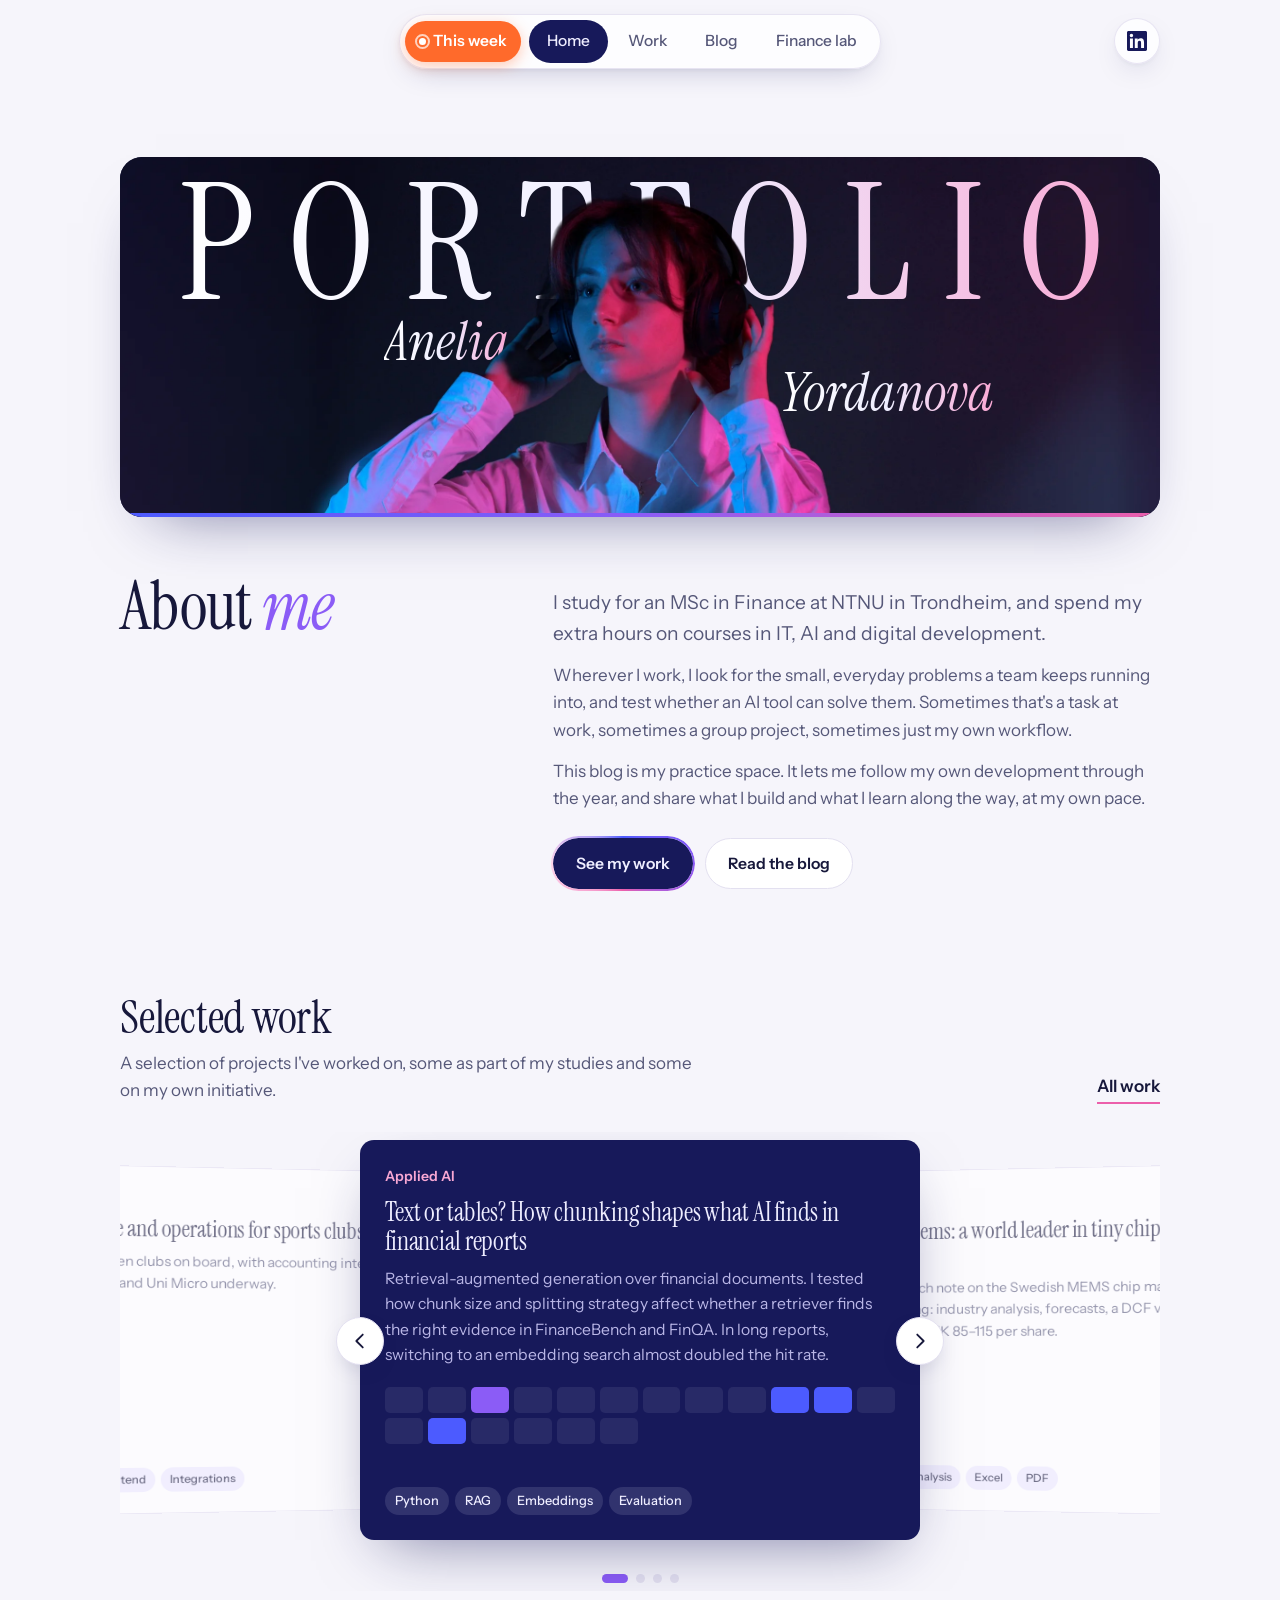
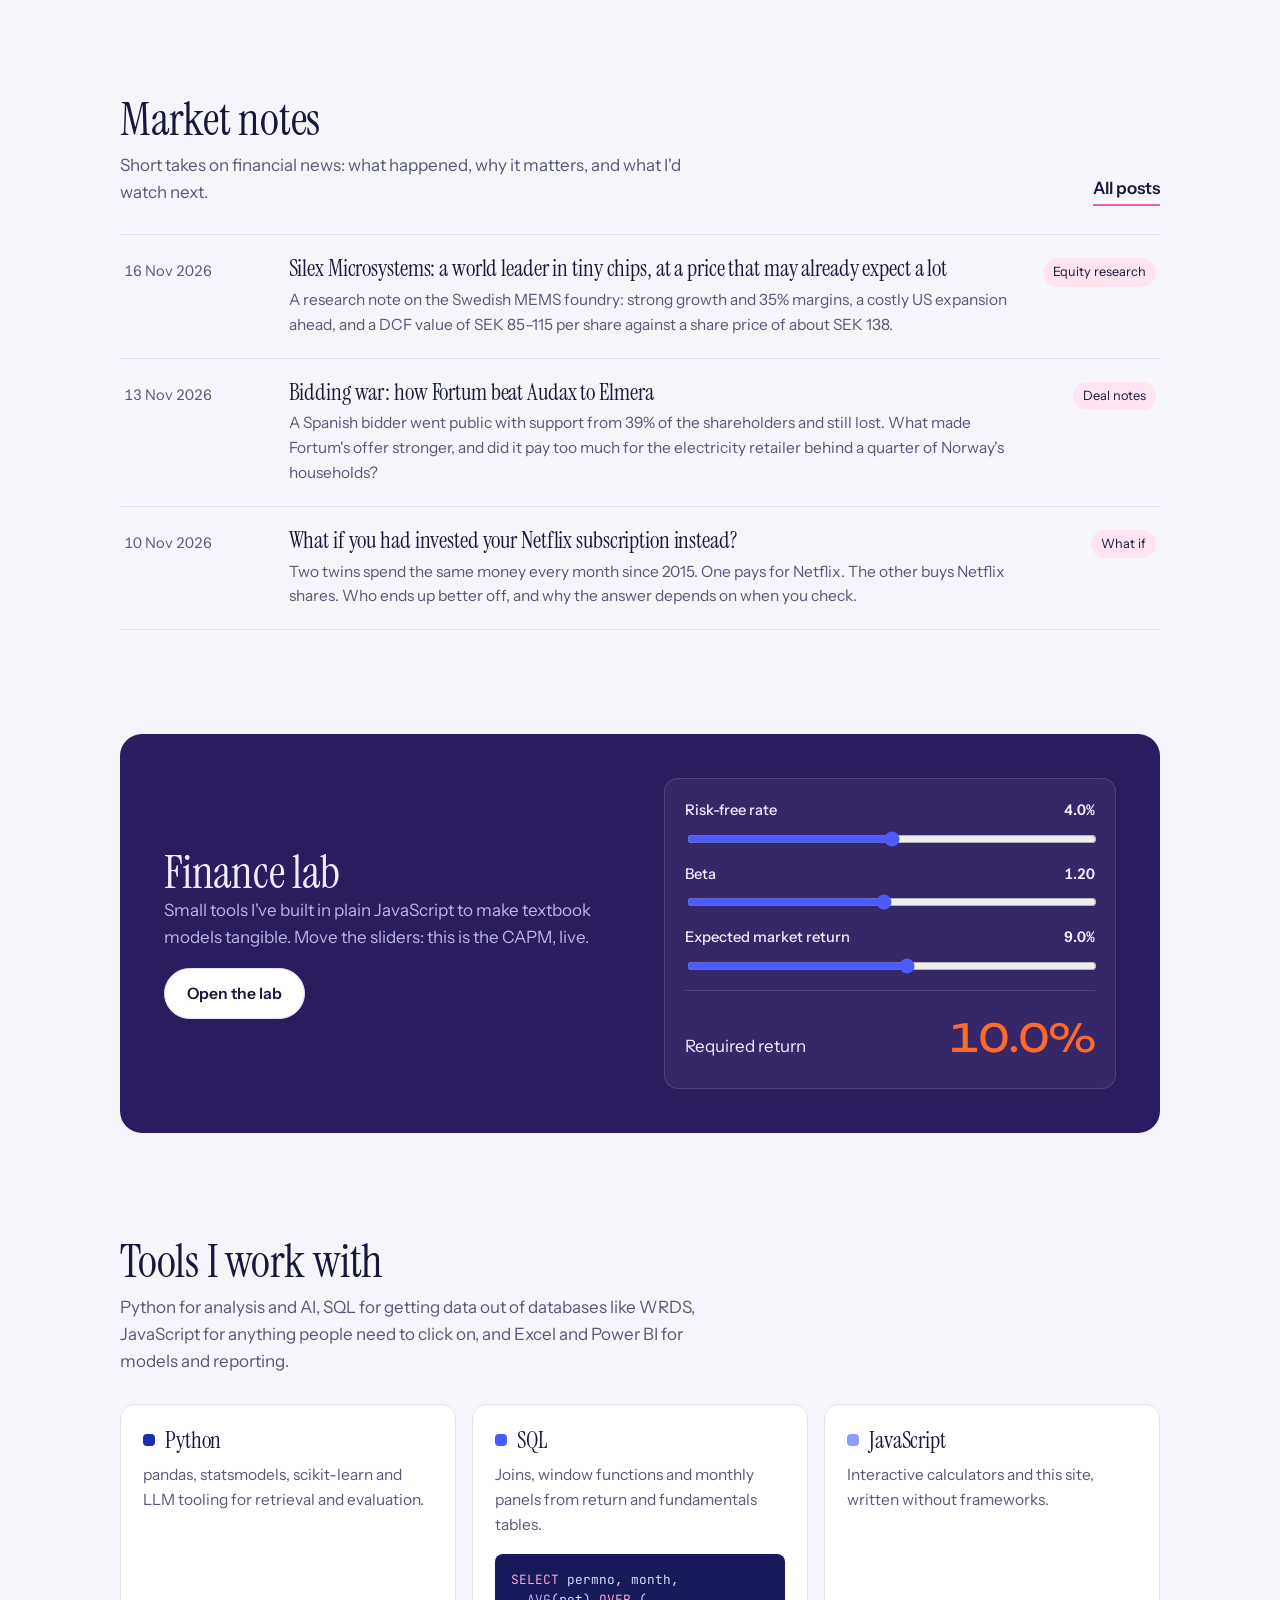
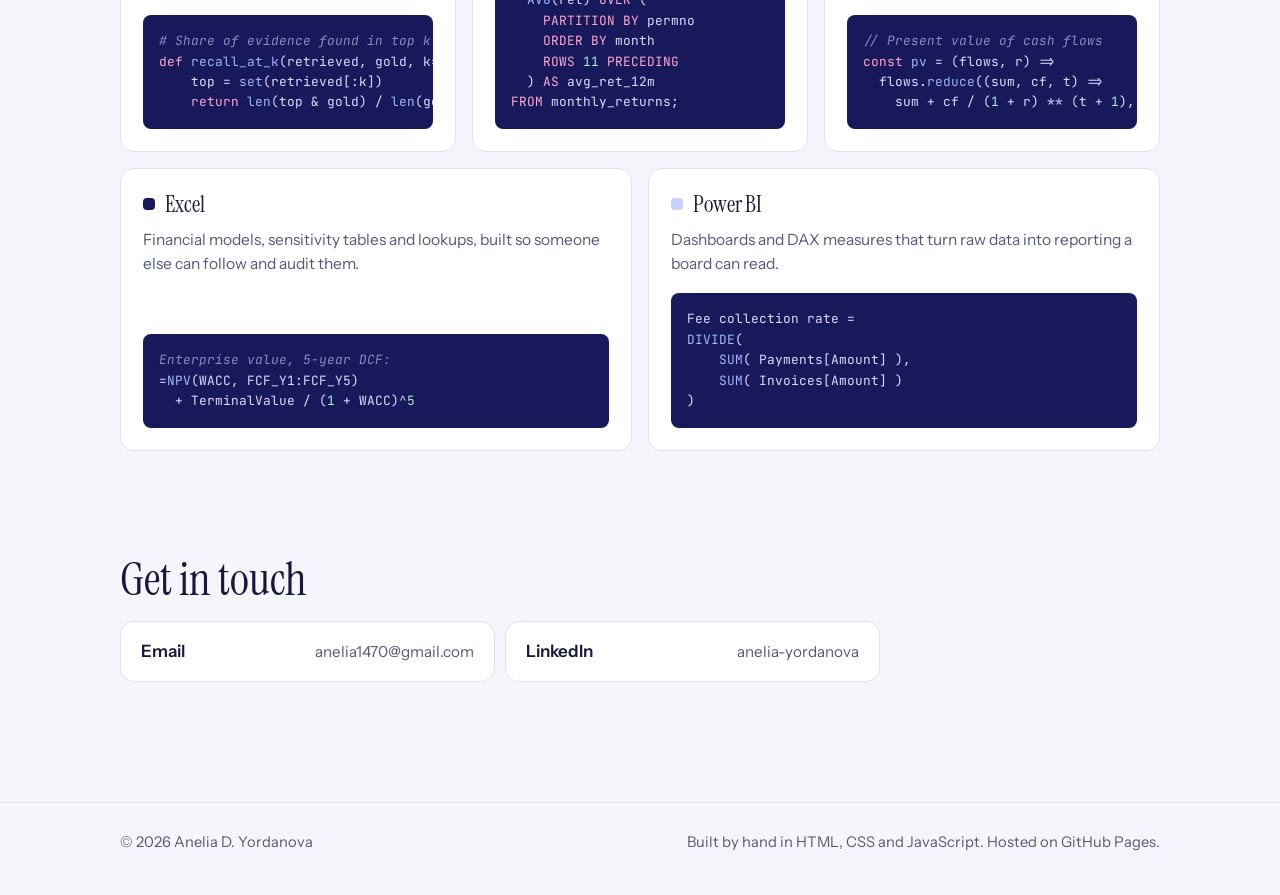
<file: index.html>
<!doctype html>
<html lang="en">
<head>
  <meta charset="utf-8">
  <meta name="viewport" content="width=device-width, initial-scale=1">
  <meta name="site-root" content="">
  <title>Portfolio | Anelia D. Yordanova</title>
  <meta name="description" content="Finance student building AI tools for real finance problems. Projects, a finance lab and commentary on financial news.">
  <link rel="preconnect" href="https://fonts.googleapis.com">
  <link rel="preconnect" href="https://fonts.gstatic.com" crossorigin>
  <link href="https://fonts.googleapis.com/css2?family=Instrument+Sans:wght@400;500;600&family=Instrument+Serif:ital@0;1&family=JetBrains+Mono:wght@400&family=Unbounded:wght@300;500&display=swap" rel="stylesheet">
  <link rel="stylesheet" href="assets/css/style.css?v=3dddc577">
  <link rel="icon" href="assets/favicon.svg" type="image/svg+xml">
</head>
<body>

<header class="site-header">
  <nav class="nav" id="nav" aria-label="Main">
      <button type="button" class="nav-today" aria-expanded="false" aria-controls="today-panel"><span class="pulse" aria-hidden="true"></span>This week</button>
      <a href="index.html" aria-current="page">Home</a>
      <a href="work.html">Work</a>
      <a href="blog.html">Blog</a>
      <a href="lab.html">Finance lab</a>
    </nav>
  <a class="social" href="https://www.linkedin.com/in/anelia-yordanova-572023343" target="_blank" rel="noopener" aria-label="My LinkedIn profile" title="LinkedIn">
    <svg viewBox="0 0 24 24" width="20" height="20" aria-hidden="true"><path fill="currentColor" d="M20.447 20.452h-3.554v-5.569c0-1.328-.027-3.037-1.852-3.037-1.853 0-2.136 1.445-2.136 2.939v5.667H9.351V9h3.414v1.561h.046c.477-.9 1.637-1.85 3.37-1.85 3.601 0 4.267 2.37 4.267 5.455v6.286zM5.337 7.433a2.062 2.062 0 1 1 0-4.125 2.062 2.062 0 0 1 0 4.125zM7.119 20.452H3.555V9h3.564v11.452zM22.225 0H1.771C.792 0 0 .774 0 1.729v20.542C0 23.227.792 24 1.771 24h20.451C23.2 24 24 23.227 24 22.271V1.729C24 .774 23.2 0 22.222 0h.003z"/></svg>
  </a>
</header>

<main>
  <section class="hero">
    <div class="wrap">
      <header class="banner">
        <img class="banner-bg" src="assets/img/hero-portrait-bg.webp" alt="" width="2200" height="761">
        <h1 class="banner-title"><span id="banner-word">Portfolio</span></h1>
        <p class="banner-name banner-name-first" aria-hidden="true">Anelia</p>
        <p class="banner-name banner-name-last" aria-hidden="true">Yordanova</p>
        <img class="banner-fg" src="assets/img/hero-portrait-fg.webp" alt="Anelia D. Yordanova wearing headphones" width="2200" height="761">
      </header>
    </div>
    <div class="wrap hero-grid about-grid about-solo">
      <h2 class="about-title" id="about">About <em>me</em></h2>
      <div class="about-text">
        <p class="lede">I study for an MSc in Finance at NTNU in Trondheim, and spend my extra hours on courses in IT, AI and digital development.</p>
        <p class="muted">Wherever I work, I look for the small, everyday problems a team keeps running into, and test whether an AI tool can solve them. Sometimes that's a task at work, sometimes a group project, sometimes just my own workflow.</p>
        <p class="muted">This blog is my practice space. It lets me follow my own development through the year, and share what I build and what I learn along the way, at my own pace.</p>
        <div class="btn-row">
          <a class="btn btn-primary btn-shine" href="#work">See my work</a>
          <a class="btn btn-ghost" href="blog.html">Read the blog</a>
        </div>
      </div>

    </div>
  </section>

  <section class="section" id="work">
    <div class="wrap">
      <div class="section-head">
        <div>
          <h2>Selected work</h2>
          <p>A selection of projects I've worked on, some as part of my studies and some on my own initiative.</p>
        </div>
        <a class="text-link" href="work.html">All work</a>
      </div>

      <div class="carousel" data-carousel aria-roledescription="carousel" aria-label="Selected work">
        <button type="button" class="car-btn car-prev" aria-label="Previous project"><svg viewBox="0 0 24 24" width="22" height="22" aria-hidden="true"><path d="M15 5l-7 7 7 7" fill="none" stroke="currentColor" stroke-width="2" stroke-linecap="round" stroke-linejoin="round"/></svg></button>
        <div class="car-track">
          <a class="work car-card" href="projects/rag-financial-documents.html">
            <span class="kind">Applied AI</span>
            <h3>Text or tables? How chunking shapes what AI finds in financial reports</h3>
            <p>Retrieval-augmented generation over financial documents. I tested how chunk size and splitting strategy affect whether a retriever finds the right evidence in FinanceBench and FinQA. In long reports, switching to an embedding search almost doubled the hit rate.</p>
            <div class="chunks" aria-hidden="true">
              <span></span><span></span><span class="hit"></span><span></span><span></span><span></span>
              <span></span><span></span><span></span><span class="hit"></span><span class="hit"></span><span></span>
              <span></span><span class="hit"></span><span></span><span></span><span></span><span></span>
            </div>
            <ul class="tags"><li>Python</li><li>RAG</li><li>Embeddings</li><li>Evaluation</li></ul>
          </a>
          <a class="work car-card" href="assets/files/silex-microsystems-research-note.pdf" target="_blank" rel="noopener">
            <span class="kind">Equity research</span>
            <h3>Silex Microsystems: a world leader in tiny chips, at a high price</h3>
            <p>A six-page research note on the Swedish MEMS chip maker after its stock market listing: industry analysis, forecasts, a DCF valuation and a fair value range of SEK 85–115 per share.</p>
            <ul class="tags"><li>DCF</li><li>Industry analysis</li><li>Excel</li><li>PDF</li></ul>
          </a>
          <a class="work car-card" href="projects/esg-carbon-returns.html">
            <span class="kind">Sustainable finance</span>
            <h3>Business model, carbon intensity and firm valuation</h3>
            <p>A panel study of 33 European fashion firms, 2015–2024. Carbon intensity is unrelated to valuation on average, but when a luxury firm's intensity rises, its Tobin's Q falls.</p>
            <ul class="tags"><li>Stata</li><li>Panel data</li><li>LSEG</li></ul>
          </a>
          <a class="work car-card" href="projects/kretz.html">
            <span class="kind">Founder</span>
            <h3>Kretz: finance and operations for sports clubs</h3>
            <p>My startup. Seven clubs on board, with accounting integrations to Tripletex, Fiken and Uni Micro underway.</p>
            <ul class="tags"><li>Product</li><li>Frontend</li><li>Integrations</li></ul>
          </a>
        </div>
        <button type="button" class="car-btn car-next" aria-label="Next project"><svg viewBox="0 0 24 24" width="22" height="22" aria-hidden="true"><path d="M9 5l7 7-7 7" fill="none" stroke="currentColor" stroke-width="2" stroke-linecap="round" stroke-linejoin="round"/></svg></button>
        <div class="car-dots" role="tablist" aria-label="Choose project"></div>
      </div>
    </div>
  </section>

  <section class="section" id="blog">
    <div class="wrap">
      <div class="section-head">
        <div>
          <h2>Market notes</h2>
          <p>Short takes on financial news: what happened, why it matters, and what I'd watch next.</p>
        </div>
        <a class="text-link" href="blog.html">All posts</a>
      </div>
      <ul class="post-list" data-latest-posts="3"></ul>
    </div>
  </section>

  <section class="section">
    <div class="wrap">
      <div class="panel-dark lab-teaser">
        <div>
          <h2>Finance lab</h2>
          <p>Small tools I've built in plain JavaScript to make textbook models tangible. Move the sliders: this is the CAPM, live.</p>
          <a class="btn btn-ghost" href="lab.html">Open the lab</a>
        </div>
        <form class="calc" id="capm-mini" onsubmit="return false">
          <div class="field">
            <label for="m-rf">Risk-free rate <output id="m-rf-out">4.0%</output></label>
            <input type="range" id="m-rf" min="0" max="8" step="0.1" value="4">
          </div>
          <div class="field">
            <label for="m-beta">Beta <output id="m-beta-out">1.20</output></label>
            <input type="range" id="m-beta" min="0" max="2.5" step="0.05" value="1.2">
          </div>
          <div class="field">
            <label for="m-mkt">Expected market return <output id="m-mkt-out">9.0%</output></label>
            <input type="range" id="m-mkt" min="2" max="15" step="0.1" value="9">
          </div>
          <div class="result">
            <span>Required return</span>
            <span class="result-value" id="m-out">10.0%</span>
          </div>
        </form>
      </div>
    </div>
  </section>

  <section class="section" id="skills">
    <div class="wrap">
      <div class="section-head">
        <div>
          <h2>Tools I work with</h2>
          <p>Python for analysis and AI, SQL for getting data out of databases like WRDS, JavaScript for anything people need to click on, and Excel and Power BI for models and reporting.</p>
        </div>
      </div>
      <div class="skills">
        <article class="skill">
          <h3><span class="swatch" style="background:#1e2bb8"></span>Python</h3>
          <p>pandas, statsmodels, scikit-learn and LLM tooling for retrieval and evaluation.</p>
<pre class="code"><span class="c"># Share of evidence found in top k</span>
<span class="k">def</span> <span class="f">recall_at_k</span>(retrieved, gold, k=<span class="s">5</span>):
    top = <span class="f">set</span>(retrieved[:k])
    <span class="k">return</span> <span class="f">len</span>(top &amp; gold) / <span class="f">len</span>(gold)</pre>
        </article>
        <article class="skill">
          <h3><span class="swatch" style="background:#4c5bff"></span>SQL</h3>
          <p>Joins, window functions and monthly panels from return and fundamentals tables.</p>
<pre class="code"><span class="k">SELECT</span> permno, month,
  <span class="f">AVG</span>(ret) <span class="k">OVER</span> (
    <span class="k">PARTITION BY</span> permno
    <span class="k">ORDER BY</span> month
    <span class="k">ROWS</span> <span class="s">11</span> <span class="k">PRECEDING</span>
  ) <span class="k">AS</span> avg_ret_12m
<span class="k">FROM</span> monthly_returns;</pre>
        </article>
        <article class="skill">
          <h3><span class="swatch" style="background:#8f9cff"></span>JavaScript</h3>
          <p>Interactive calculators and this site, written without frameworks.</p>
<pre class="code"><span class="c">// Present value of cash flows</span>
<span class="k">const</span> <span class="f">pv</span> = (flows, r) =&gt;
  flows.<span class="f">reduce</span>((sum, cf, t) =&gt;
    sum + cf / (<span class="s">1</span> + r) ** (t + <span class="s">1</span>), <span class="s">0</span>);</pre>
        </article>
        <article class="skill skill-wide">
          <h3><span class="swatch" style="background:var(--midnight)"></span>Excel</h3>
          <p>Financial models, sensitivity tables and lookups, built so someone else can follow and audit them.</p>
<pre class="code"><span class="c">Enterprise value, 5-year DCF:</span>
=<span class="f">NPV</span>(WACC, FCF_Y1:FCF_Y5)
  + TerminalValue / (<span class="s">1</span> + WACC)^<span class="s">5</span></pre>
        </article>
        <article class="skill skill-wide">
          <h3><span class="swatch" style="background:#c9cfff"></span>Power BI</h3>
          <p>Dashboards and DAX measures that turn raw data into reporting a board can read.</p>
<pre class="code">Fee collection rate =
<span class="f">DIVIDE</span>(
    <span class="f">SUM</span>( Payments[Amount] ),
    <span class="f">SUM</span>( Invoices[Amount] )
)</pre>
        </article>
      </div>
    </div>
  </section>

  <section class="section" id="contact">
    <div class="wrap contact">
      <h2>Get in touch</h2>
      <ul class="contact-list">
        <li><a href="mailto:anelia1470@gmail.com">Email <span>anelia1470@gmail.com</span></a></li>
        <li><a href="https://www.linkedin.com/in/anelia-yordanova-572023343" target="_blank" rel="noopener">LinkedIn <span>anelia-yordanova</span></a></li>
      </ul>
    </div>
  </section>
</main>

<footer class="site-footer">
  <div class="wrap">
    <span>© <span data-year></span> Anelia D. Yordanova</span>
    <span>Built by hand in HTML, CSS and JavaScript. Hosted on GitHub Pages.</span>
  </div>
</footer>

<script src="assets/js/today.js?v=f038cd8c"></script>
<script src="assets/js/main.js?v=d824ad07"></script>
<script>
  // Size the banner title so it spans the banner exactly, without stretching the letters
  (function () {
    const word = document.getElementById("banner-word");
    if (!word) return;
    const box = word.parentElement;
    function fit() {
      word.style.fontSize = "100px";
      const target = box.clientWidth - parseFloat(getComputedStyle(box).paddingLeft) * 2;
      word.style.fontSize = (100 * target / word.getBoundingClientRect().width).toFixed(2) + "px";
    }
    fit();
    if (document.fonts && document.fonts.ready) document.fonts.ready.then(fit);
    window.addEventListener("resize", fit);
  })();
</script>
<script>
  // Mini CAPM: E[R] = rf + beta * (E[Rm] - rf)
  (function () {
    const rf = document.getElementById("m-rf");
    const beta = document.getElementById("m-beta");
    const mkt = document.getElementById("m-mkt");
    function update() {
      const r = +rf.value, b = +beta.value, m = +mkt.value;
      document.getElementById("m-rf-out").textContent = r.toFixed(1) + "%";
      document.getElementById("m-beta-out").textContent = b.toFixed(2);
      document.getElementById("m-mkt-out").textContent = m.toFixed(1) + "%";
      document.getElementById("m-out").textContent = (r + b * (m - r)).toFixed(1) + "%";
    }
    [rf, beta, mkt].forEach((el) => el.addEventListener("input", update));
    update();

  })();
</script>
</body>
</html>
</file>
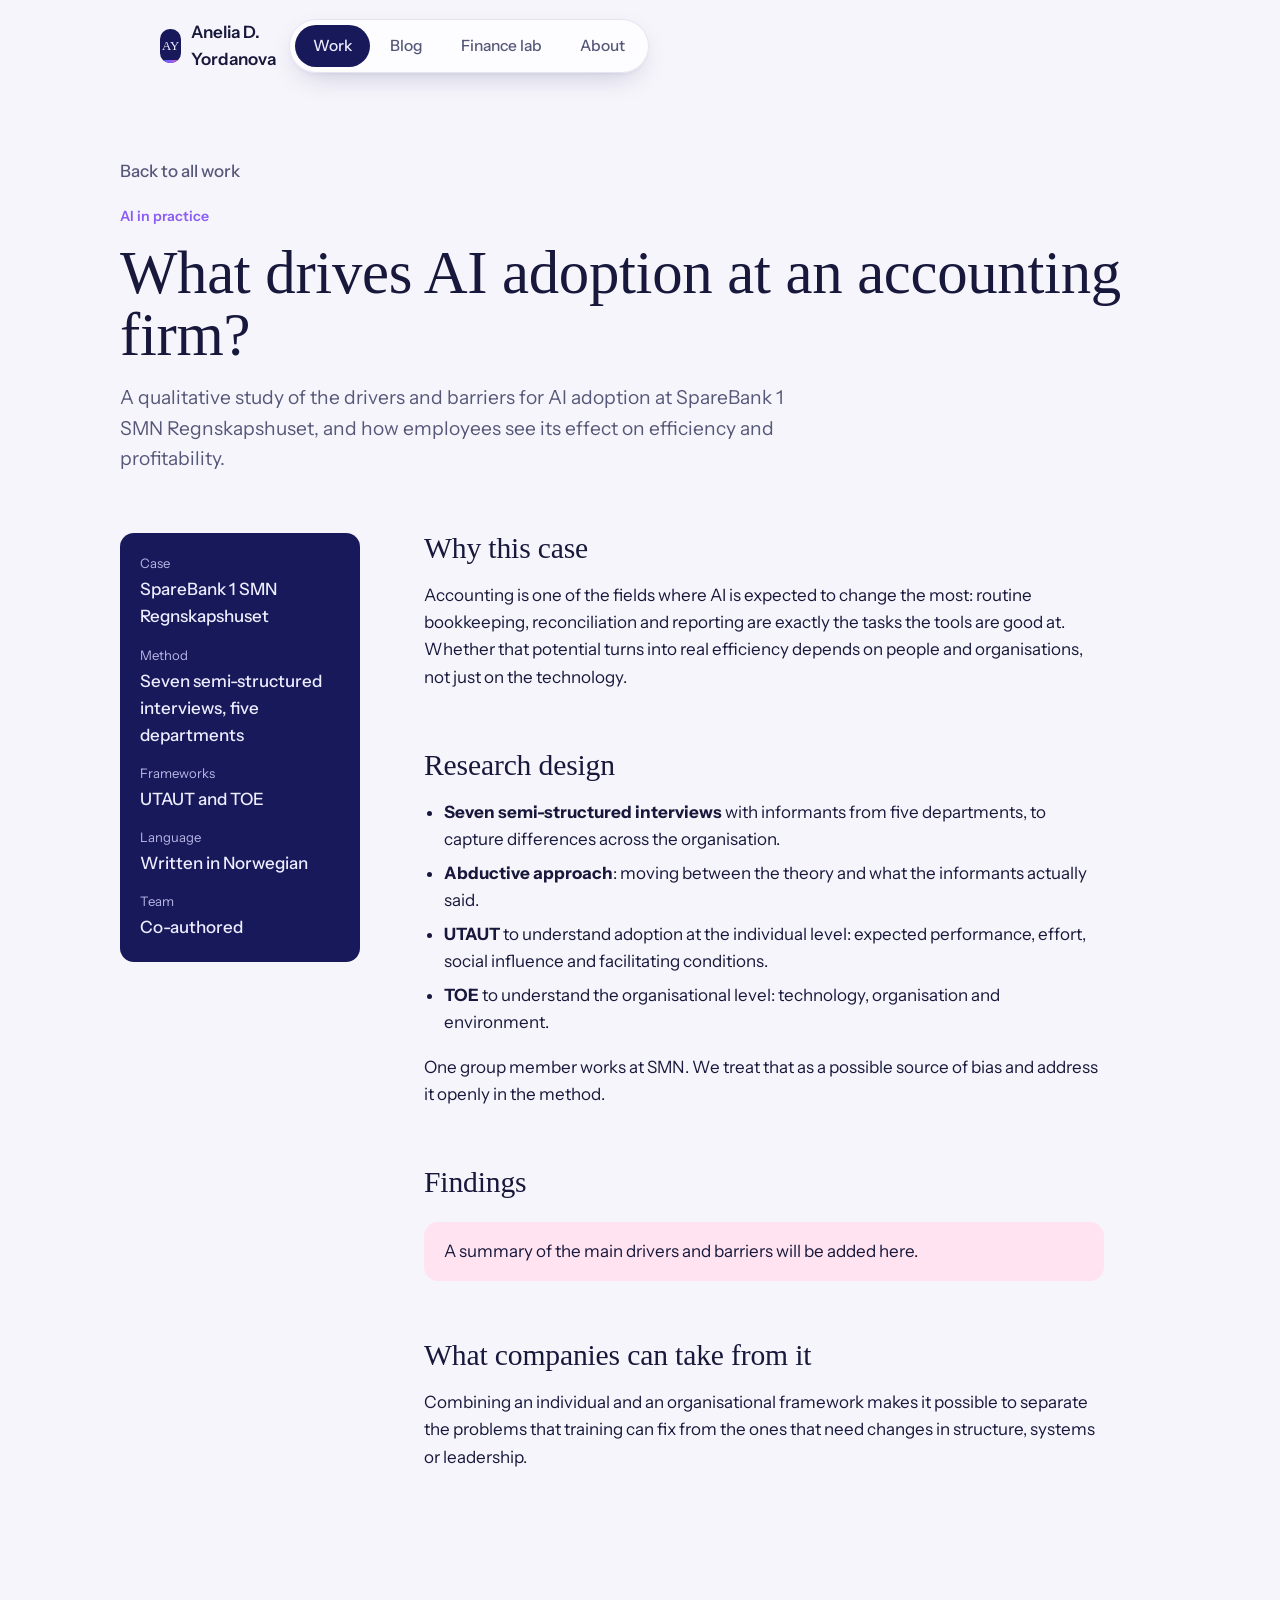
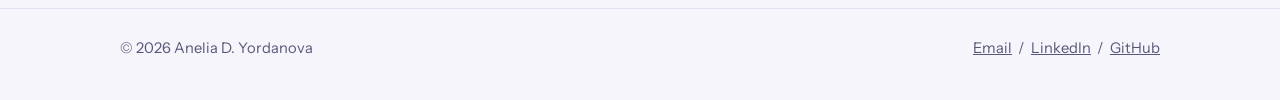
<file: ai-adoption.html>
<!doctype html>
<html lang="en">
<head>
  <meta charset="utf-8">
  <meta name="viewport" content="width=device-width, initial-scale=1">
  <meta name="site-root" content="../">
  <title>What drives AI adoption at an accounting firm? | Anelia D. Yordanova</title>
  <meta name="description" content="A qualitative study of the drivers and barriers for AI adoption at SpareBank 1 SMN Regnskapshuset, and how employees see its effect on efficiency and profitability.">
  <link rel="preconnect" href="https://fonts.googleapis.com">
  <link rel="preconnect" href="https://fonts.gstatic.com" crossorigin>
  <link href="https://fonts.googleapis.com/css2?family=Instrument+Sans:wght@400;500;600&family=JetBrains+Mono:wght@400&family=Unbounded:wght@300;500&display=swap" rel="stylesheet">
  <link rel="stylesheet" href="../assets/css/style.css">
  <link rel="icon" href="../assets/favicon.svg" type="image/svg+xml">
</head>
<body>

<header class="site-header">
  <div class="wrap">
    <a class="mark" href="../index.html"><span class="mark-badge">AY</span>Anelia D. Yordanova</a>
    <button class="nav-toggle" aria-expanded="false" aria-controls="nav">Menu</button>
    <nav class="nav" id="nav">
      <a href="../index.html#work" aria-current="page">Work</a>
      <a href="../blog.html">Blog</a>
      <a href="../lab.html">Finance lab</a>
      <a href="../index.html#about">About</a>
    </nav>
  </div>
</header>

<main>
  <div class="wrap">
    <header class="page-head">
      <a class="back" href="../index.html#work">Back to all work</a>
      <p class="kind">AI in practice</p>
      <h1>What drives AI adoption at an accounting firm?</h1>
      <p class="lede">A qualitative study of the drivers and barriers for AI adoption at SpareBank 1 SMN Regnskapshuset, and how employees see its effect on efficiency and profitability.</p>
    </header>
    <div class="case">
      <aside class="facts">
        <dl>
          <div><dt>Case</dt><dd>SpareBank 1 SMN Regnskapshuset</dd></div>
          <div><dt>Method</dt><dd>Seven semi-structured interviews, five departments</dd></div>
          <div><dt>Frameworks</dt><dd>UTAUT and TOE</dd></div>
          <div><dt>Language</dt><dd>Written in Norwegian</dd></div>
          <div><dt>Team</dt><dd>Co-authored</dd></div>
        </dl>
      </aside>
      <article class="prose">
        <h2>Why this case</h2>
        <p>Accounting is one of the fields where AI is expected to change the most: routine bookkeeping, reconciliation and reporting are exactly the tasks the tools are good at. Whether that potential turns into real efficiency depends on people and organisations, not just on the technology.</p>

        <h2>Research design</h2>
        <ul>
          <li><strong>Seven semi-structured interviews</strong> with informants from five departments, to capture differences across the organisation.</li>
          <li><strong>Abductive approach</strong>: moving between the theory and what the informants actually said.</li>
          <li><strong>UTAUT</strong> to understand adoption at the individual level: expected performance, effort, social influence and facilitating conditions.</li>
          <li><strong>TOE</strong> to understand the organisational level: technology, organisation and environment.</li>
        </ul>
        <p>One group member works at SMN. We treat that as a possible source of bias and address it openly in the method.</p>

        <h2>Findings</h2>
        <div class="callout"><p>A summary of the main drivers and barriers will be added here.</p></div>

        <h2>What companies can take from it</h2>
        <p>Combining an individual and an organisational framework makes it possible to separate the problems that training can fix from the ones that need changes in structure, systems or leadership.</p>
      </article>
    </div>
  </div>
</main>

<footer class="site-footer">
  <div class="wrap">
    <span>© <span data-year></span> Anelia D. Yordanova</span>
    <span><a href="mailto:anelia1470@gmail.com">Email</a> &nbsp;/&nbsp; <a href="https://www.linkedin.com/in/anelia-yordanova-572023343" target="_blank" rel="noopener">LinkedIn</a> &nbsp;/&nbsp; <a href="https://github.com/anelia1470" target="_blank" rel="noopener">GitHub</a></span>
  </div>
</footer>

<script src="../assets/js/main.js"></script>
</body>
</html>
</file>
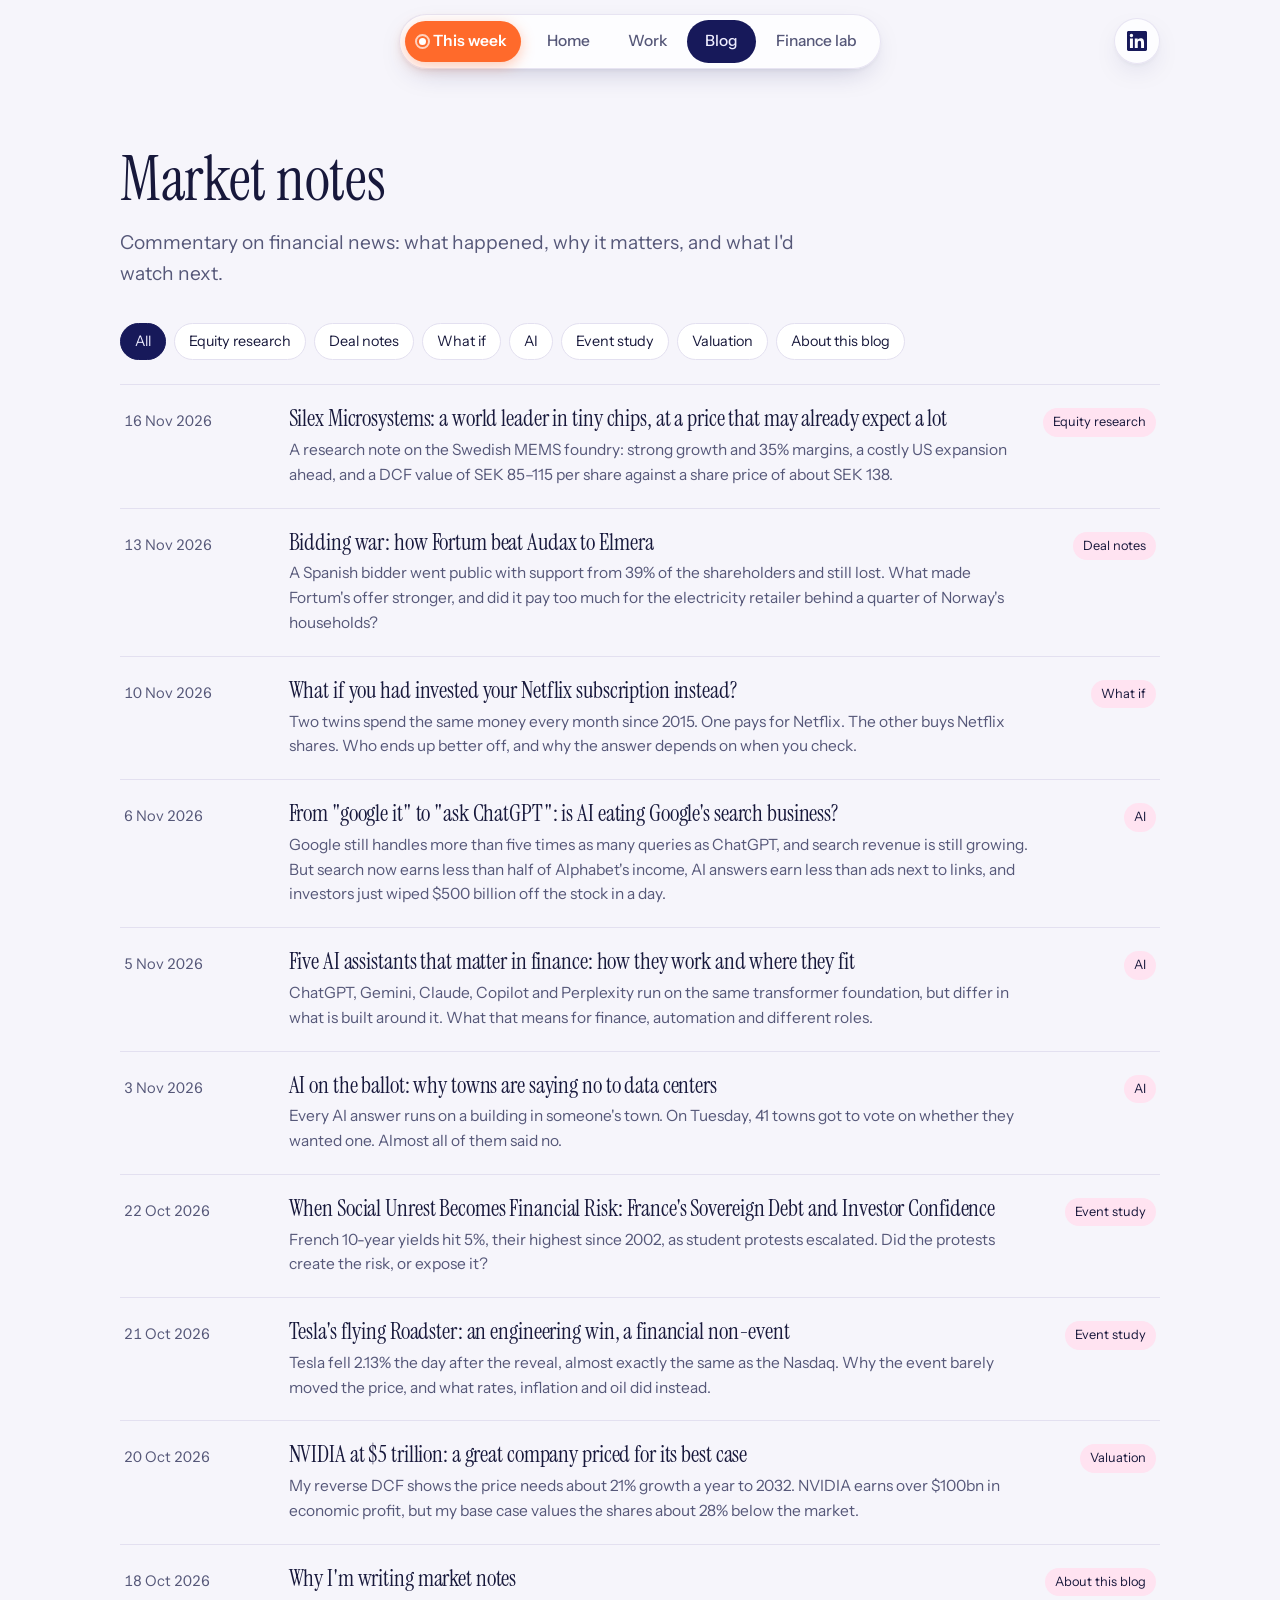
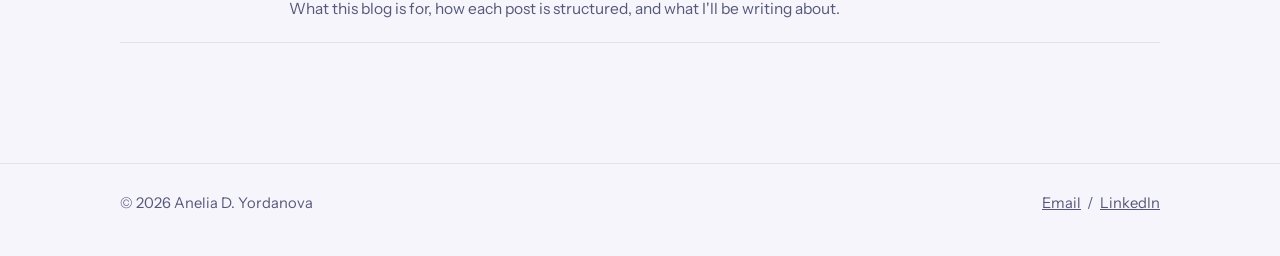
<file: blog.html>
<!doctype html>
<html lang="en">
<head>
  <meta charset="utf-8">
  <meta name="viewport" content="width=device-width, initial-scale=1">
  <meta name="site-root" content="">
  <title>Market notes | Anelia D. Yordanova</title>
  <meta name="description" content="Commentary on financial news by Anelia D. Yordanova.">
  <link rel="preconnect" href="https://fonts.googleapis.com">
  <link rel="preconnect" href="https://fonts.gstatic.com" crossorigin>
  <link href="https://fonts.googleapis.com/css2?family=Instrument+Sans:wght@400;500;600&family=Instrument+Serif:ital@0;1&family=JetBrains+Mono:wght@400&family=Unbounded:wght@300;500&display=swap" rel="stylesheet">
  <link rel="stylesheet" href="assets/css/style.css?v=3dddc577">
  <link rel="icon" href="assets/favicon.svg" type="image/svg+xml">
</head>
<body>

<header class="site-header">
  <nav class="nav" id="nav" aria-label="Main">
      <button type="button" class="nav-today" aria-expanded="false" aria-controls="today-panel"><span class="pulse" aria-hidden="true"></span>This week</button>
      <a href="index.html">Home</a>
      <a href="work.html">Work</a>
      <a href="blog.html" aria-current="page">Blog</a>
      <a href="lab.html">Finance lab</a>
    </nav>
  <a class="social" href="https://www.linkedin.com/in/anelia-yordanova-572023343" target="_blank" rel="noopener" aria-label="My LinkedIn profile" title="LinkedIn">
    <svg viewBox="0 0 24 24" width="20" height="20" aria-hidden="true"><path fill="currentColor" d="M20.447 20.452h-3.554v-5.569c0-1.328-.027-3.037-1.852-3.037-1.853 0-2.136 1.445-2.136 2.939v5.667H9.351V9h3.414v1.561h.046c.477-.9 1.637-1.85 3.37-1.85 3.601 0 4.267 2.37 4.267 5.455v6.286zM5.337 7.433a2.062 2.062 0 1 1 0-4.125 2.062 2.062 0 0 1 0 4.125zM7.119 20.452H3.555V9h3.564v11.452zM22.225 0H1.771C.792 0 0 .774 0 1.729v20.542C0 23.227.792 24 1.771 24h20.451C23.2 24 24 23.227 24 22.271V1.729C24 .774 23.2 0 22.222 0h.003z"/></svg>
  </a>
</header>

<main>
  <div class="wrap">
    <header class="page-head">
      <h1>Market notes</h1>
      <p class="lede">Commentary on financial news: what happened, why it matters, and what I'd watch next.</p>
    </header>
    <div class="filter" id="filter" role="group" aria-label="Filter posts by topic"></div>
    <ul class="post-list" id="all-posts"></ul>
  </div>
</main>

<footer class="site-footer">
  <div class="wrap">
    <span>© <span data-year></span> Anelia D. Yordanova</span>
    <span><a href="mailto:anelia1470@gmail.com">Email</a> &nbsp;/&nbsp; <a href="https://www.linkedin.com/in/anelia-yordanova-572023343" target="_blank" rel="noopener">LinkedIn</a></span>
  </div>
</footer>

<script src="assets/js/today.js?v=f038cd8c"></script>
<script src="assets/js/main.js?v=d824ad07"></script>
<script>
  (function () {
    const list = document.getElementById("all-posts");
    const filter = document.getElementById("filter");
    loadPosts().then((posts) => {
      const tags = ["All", ...new Set(posts.map((p) => p.tag || "Note"))];
      let active = "All";
      function draw() {
        renderPostList(list, active === "All" ? posts : posts.filter((p) => (p.tag || "Note") === active));
        filter.querySelectorAll("button").forEach((b) => b.setAttribute("aria-pressed", String(b.dataset.tag === active)));
      }
      filter.innerHTML = tags.map((t) => `<button type="button" data-tag="${escapeHtml(t)}">${escapeHtml(t)}</button>`).join("");
      filter.addEventListener("click", (e) => {
        const b = e.target.closest("button");
        if (!b) return;
        active = b.dataset.tag;
        draw();
      });
      draw();
    }).catch(() => { list.innerHTML = '<li class="post-empty">Posts could not be loaded.</li>'; });
  })();
</script>
</body>
</html>
</file>
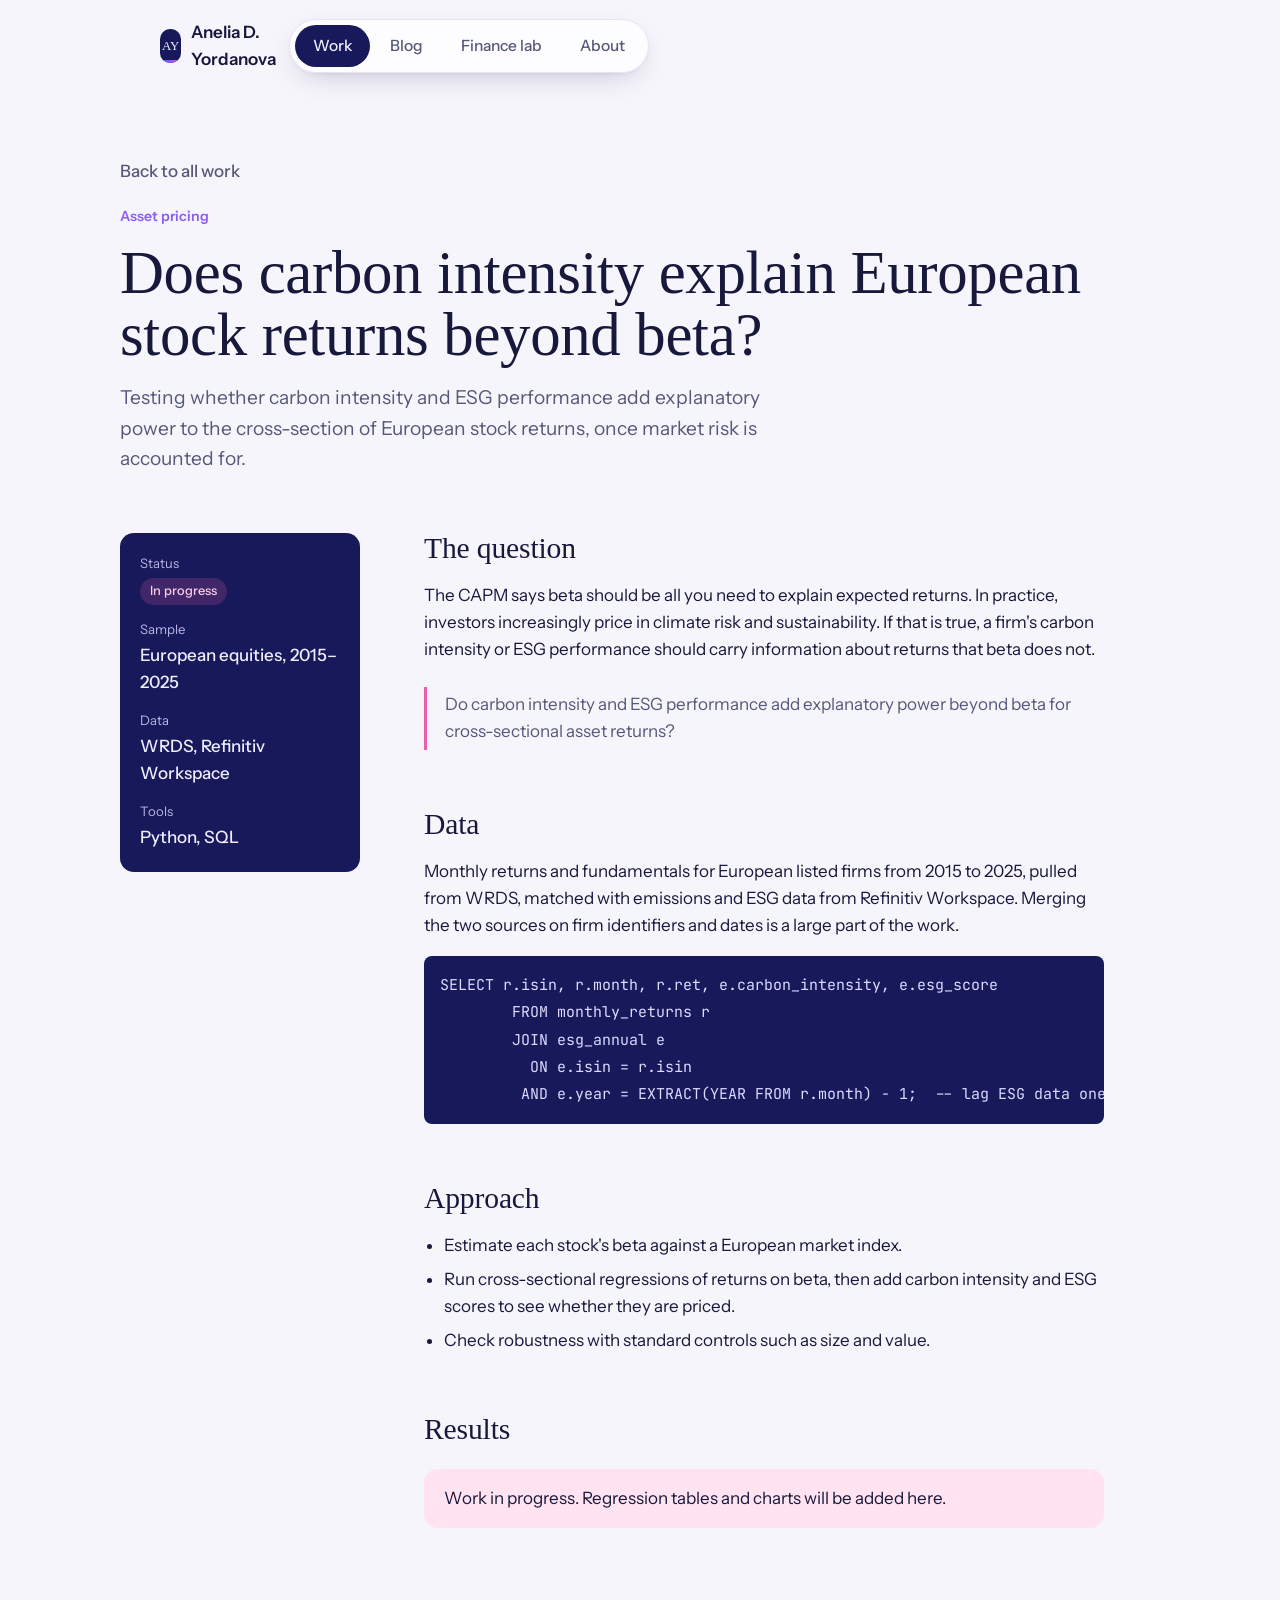
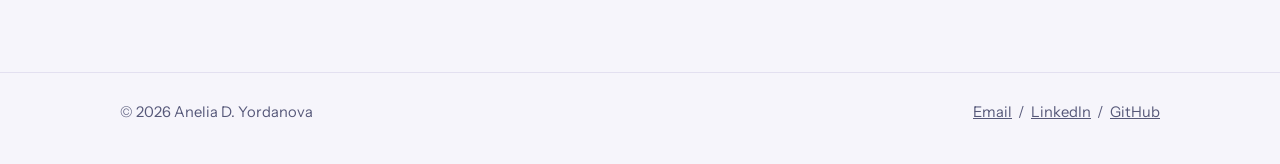
<file: esg-carbon-returns.html>
<!doctype html>
<html lang="en">
<head>
  <meta charset="utf-8">
  <meta name="viewport" content="width=device-width, initial-scale=1">
  <meta name="site-root" content="../">
  <title>Does carbon intensity explain European stock returns beyond beta? | Anelia D. Yordanova</title>
  <meta name="description" content="Testing whether carbon intensity and ESG performance add explanatory power to the cross-section of European stock returns, once market risk is accounted for.">
  <link rel="preconnect" href="https://fonts.googleapis.com">
  <link rel="preconnect" href="https://fonts.gstatic.com" crossorigin>
  <link href="https://fonts.googleapis.com/css2?family=Instrument+Sans:wght@400;500;600&family=JetBrains+Mono:wght@400&family=Unbounded:wght@300;500&display=swap" rel="stylesheet">
  <link rel="stylesheet" href="../assets/css/style.css">
  <link rel="icon" href="../assets/favicon.svg" type="image/svg+xml">
</head>
<body>

<header class="site-header">
  <div class="wrap">
    <a class="mark" href="../index.html"><span class="mark-badge">AY</span>Anelia D. Yordanova</a>
    <button class="nav-toggle" aria-expanded="false" aria-controls="nav">Menu</button>
    <nav class="nav" id="nav">
      <a href="../index.html#work" aria-current="page">Work</a>
      <a href="../blog.html">Blog</a>
      <a href="../lab.html">Finance lab</a>
      <a href="../index.html#about">About</a>
    </nav>
  </div>
</header>

<main>
  <div class="wrap">
    <header class="page-head">
      <a class="back" href="../index.html#work">Back to all work</a>
      <p class="kind">Asset pricing</p>
      <h1>Does carbon intensity explain European stock returns beyond beta?</h1>
      <p class="lede">Testing whether carbon intensity and ESG performance add explanatory power to the cross-section of European stock returns, once market risk is accounted for.</p>
    </header>
    <div class="case">
      <aside class="facts">
        <dl>
          <div><dt>Status</dt><dd><span class="status">In progress</span></dd></div>
          <div><dt>Sample</dt><dd>European equities, 2015–2025</dd></div>
          <div><dt>Data</dt><dd>WRDS, Refinitiv Workspace</dd></div>
          <div><dt>Tools</dt><dd>Python, SQL</dd></div>
        </dl>
      </aside>
      <article class="prose">
        <h2>The question</h2>
          <p>The CAPM says beta should be all you need to explain expected returns. In practice, investors increasingly price in climate risk and sustainability. If that is true, a firm's carbon intensity or ESG performance should carry information about returns that beta does not.</p>
          <blockquote>Do carbon intensity and ESG performance add explanatory power beyond beta for cross-sectional asset returns?</blockquote>

          <h2>Data</h2>
          <p>Monthly returns and fundamentals for European listed firms from 2015 to 2025, pulled from WRDS, matched with emissions and ESG data from Refinitiv Workspace. Merging the two sources on firm identifiers and dates is a large part of the work.</p>
        <pre><code>SELECT r.isin, r.month, r.ret, e.carbon_intensity, e.esg_score
        FROM monthly_returns r
        JOIN esg_annual e
          ON e.isin = r.isin
         AND e.year = EXTRACT(YEAR FROM r.month) - 1;  -- lag ESG data one year</code></pre>

          <h2>Approach</h2>
          <ul>
            <li>Estimate each stock's beta against a European market index.</li>
            <li>Run cross-sectional regressions of returns on beta, then add carbon intensity and ESG scores to see whether they are priced.</li>
            <li>Check robustness with standard controls such as size and value.</li>
          </ul>

          <h2>Results</h2>
          <div class="callout"><p>Work in progress. Regression tables and charts will be added here.</p></div>
      </article>
    </div>
  </div>
</main>

<footer class="site-footer">
  <div class="wrap">
    <span>© <span data-year></span> Anelia D. Yordanova</span>
    <span><a href="mailto:anelia1470@gmail.com">Email</a> &nbsp;/&nbsp; <a href="https://www.linkedin.com/in/anelia-yordanova-572023343" target="_blank" rel="noopener">LinkedIn</a> &nbsp;/&nbsp; <a href="https://github.com/anelia1470" target="_blank" rel="noopener">GitHub</a></span>
  </div>
</footer>

<script src="../assets/js/main.js"></script>
</body>
</html>
</file>
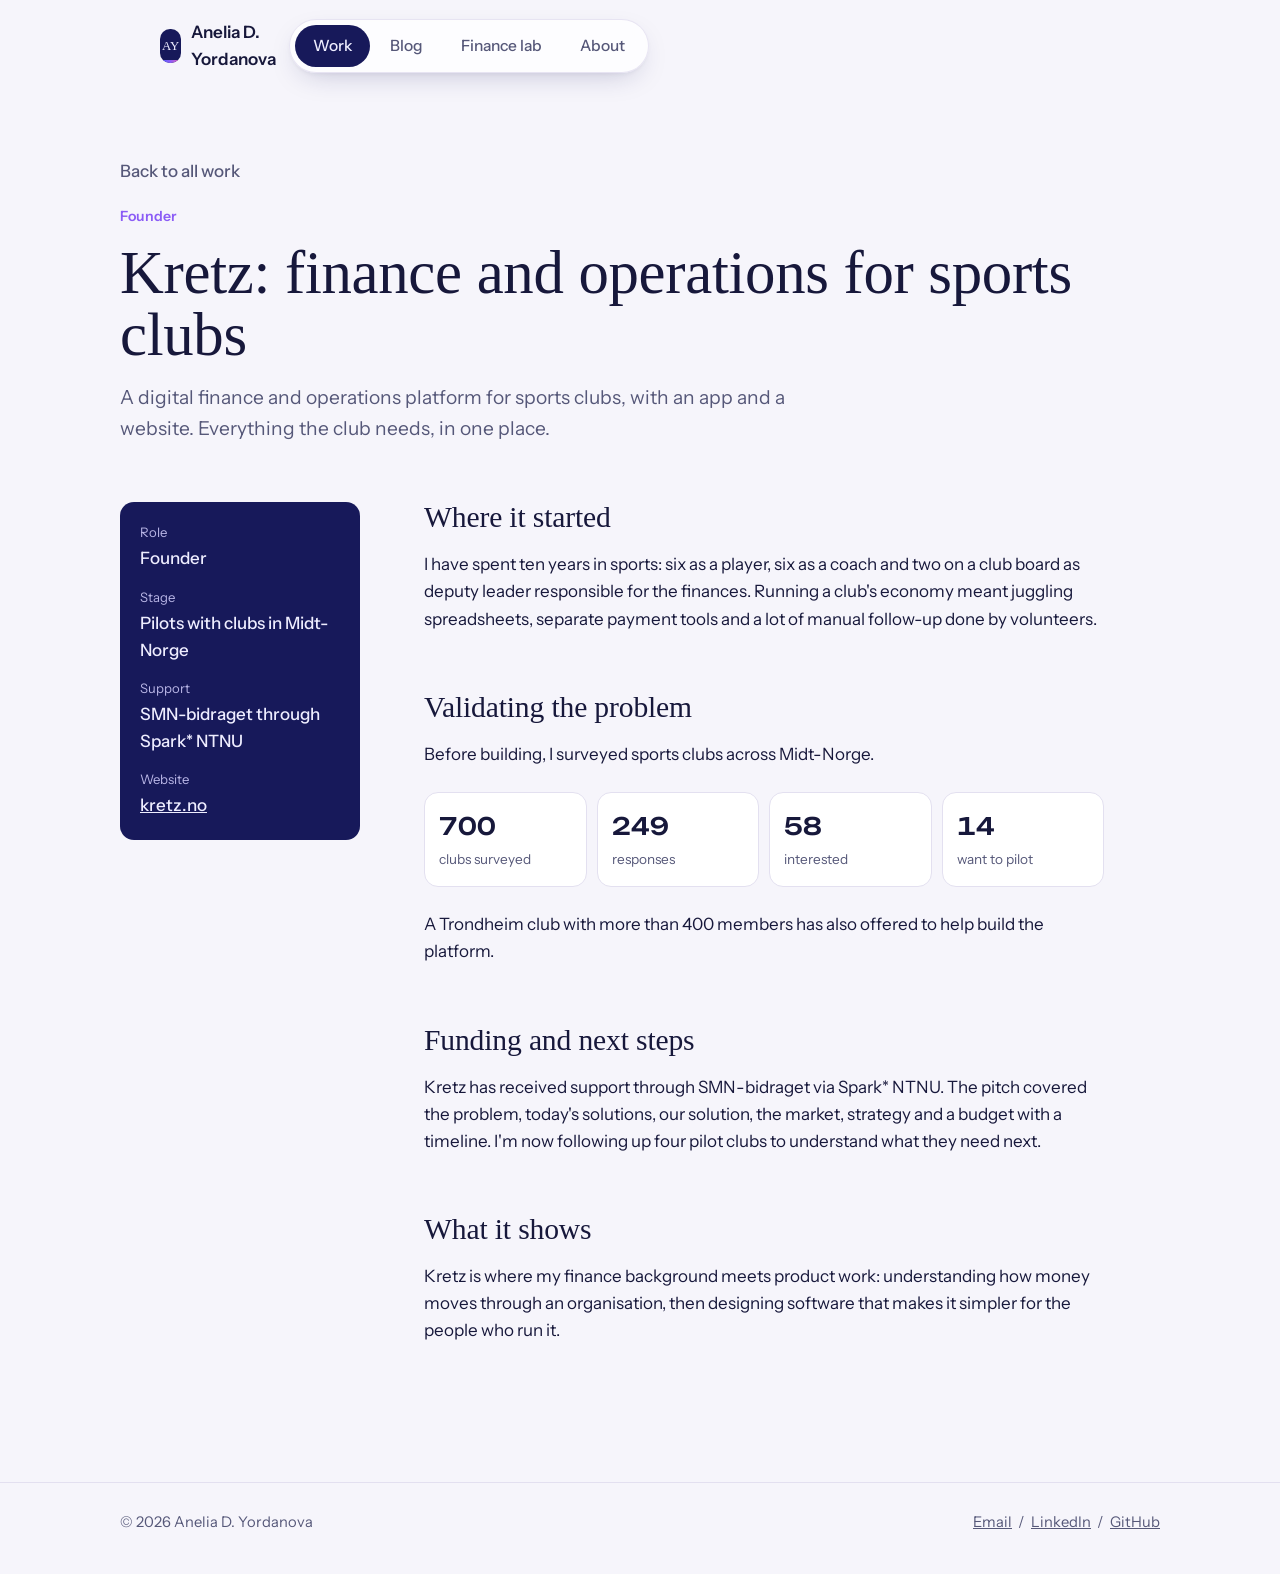
<file: kretz.html>
<!doctype html>
<html lang="en">
<head>
  <meta charset="utf-8">
  <meta name="viewport" content="width=device-width, initial-scale=1">
  <meta name="site-root" content="../">
  <title>Kretz: finance and operations for sports clubs | Anelia D. Yordanova</title>
  <meta name="description" content="A digital finance and operations platform for sports clubs, with an app and a website. Everything the club needs, in one place.">
  <link rel="preconnect" href="https://fonts.googleapis.com">
  <link rel="preconnect" href="https://fonts.gstatic.com" crossorigin>
  <link href="https://fonts.googleapis.com/css2?family=Instrument+Sans:wght@400;500;600&family=JetBrains+Mono:wght@400&family=Unbounded:wght@300;500&display=swap" rel="stylesheet">
  <link rel="stylesheet" href="../assets/css/style.css">
  <link rel="icon" href="../assets/favicon.svg" type="image/svg+xml">
</head>
<body>

<header class="site-header">
  <div class="wrap">
    <a class="mark" href="../index.html"><span class="mark-badge">AY</span>Anelia D. Yordanova</a>
    <button class="nav-toggle" aria-expanded="false" aria-controls="nav">Menu</button>
    <nav class="nav" id="nav">
      <a href="../index.html#work" aria-current="page">Work</a>
      <a href="../blog.html">Blog</a>
      <a href="../lab.html">Finance lab</a>
      <a href="../index.html#about">About</a>
    </nav>
  </div>
</header>

<main>
  <div class="wrap">
    <header class="page-head">
      <a class="back" href="../index.html#work">Back to all work</a>
      <p class="kind">Founder</p>
      <h1>Kretz: finance and operations for sports clubs</h1>
      <p class="lede">A digital finance and operations platform for sports clubs, with an app and a website. Everything the club needs, in one place.</p>
    </header>
    <div class="case">
      <aside class="facts">
        <dl>
          <div><dt>Role</dt><dd>Founder</dd></div>
          <div><dt>Stage</dt><dd>Pilots with clubs in Midt-Norge</dd></div>
          <div><dt>Support</dt><dd>SMN-bidraget through Spark* NTNU</dd></div>
          <div><dt>Website</dt><dd><a href="https://kretz.no" target="_blank" rel="noopener" style="color:inherit">kretz.no</a></dd></div>
        </dl>
      </aside>
      <article class="prose">
        <h2>Where it started</h2>
        <p>I have spent ten years in sports: six as a player, six as a coach and two on a club board as deputy leader responsible for the finances. Running a club's economy meant juggling spreadsheets, separate payment tools and a lot of manual follow-up done by volunteers.</p>

        <h2>Validating the problem</h2>
        <p>Before building, I surveyed sports clubs across Midt-Norge.</p>
        <div class="stat-row">
          <div class="stat"><b>700</b><span>clubs surveyed</span></div>
          <div class="stat"><b>249</b><span>responses</span></div>
          <div class="stat"><b>58</b><span>interested</span></div>
          <div class="stat"><b>14</b><span>want to pilot</span></div>
        </div>
        <p>A Trondheim club with more than 400 members has also offered to help build the platform.</p>

        <h2>Funding and next steps</h2>
        <p>Kretz has received support through SMN-bidraget via Spark* NTNU. The pitch covered the problem, today's solutions, our solution, the market, strategy and a budget with a timeline. I'm now following up four pilot clubs to understand what they need next.</p>

        <h2>What it shows</h2>
        <p>Kretz is where my finance background meets product work: understanding how money moves through an organisation, then designing software that makes it simpler for the people who run it.</p>
      </article>
    </div>
  </div>
</main>

<footer class="site-footer">
  <div class="wrap">
    <span>© <span data-year></span> Anelia D. Yordanova</span>
    <span><a href="mailto:anelia1470@gmail.com">Email</a> &nbsp;/&nbsp; <a href="https://www.linkedin.com/in/anelia-yordanova-572023343" target="_blank" rel="noopener">LinkedIn</a> &nbsp;/&nbsp; <a href="https://github.com/anelia1470" target="_blank" rel="noopener">GitHub</a></span>
  </div>
</footer>

<script src="../assets/js/main.js"></script>
</body>
</html>
</file>
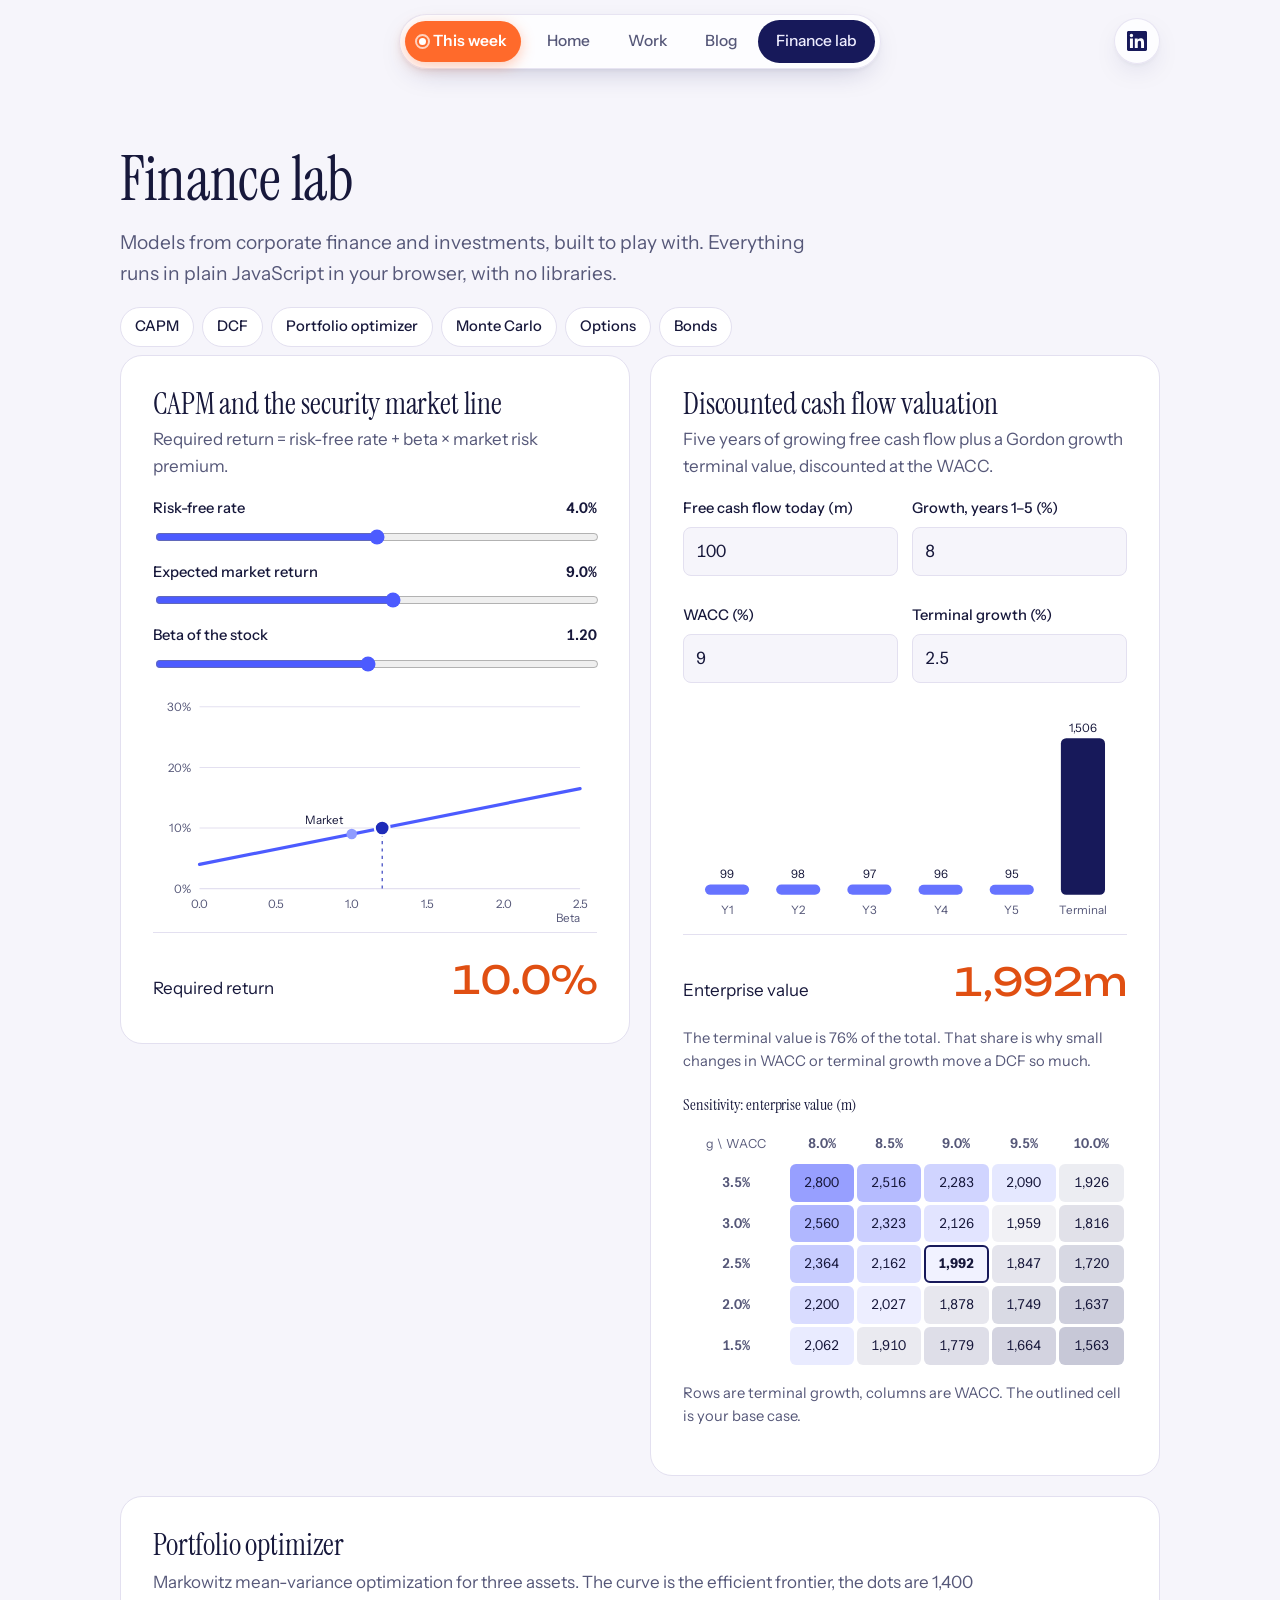
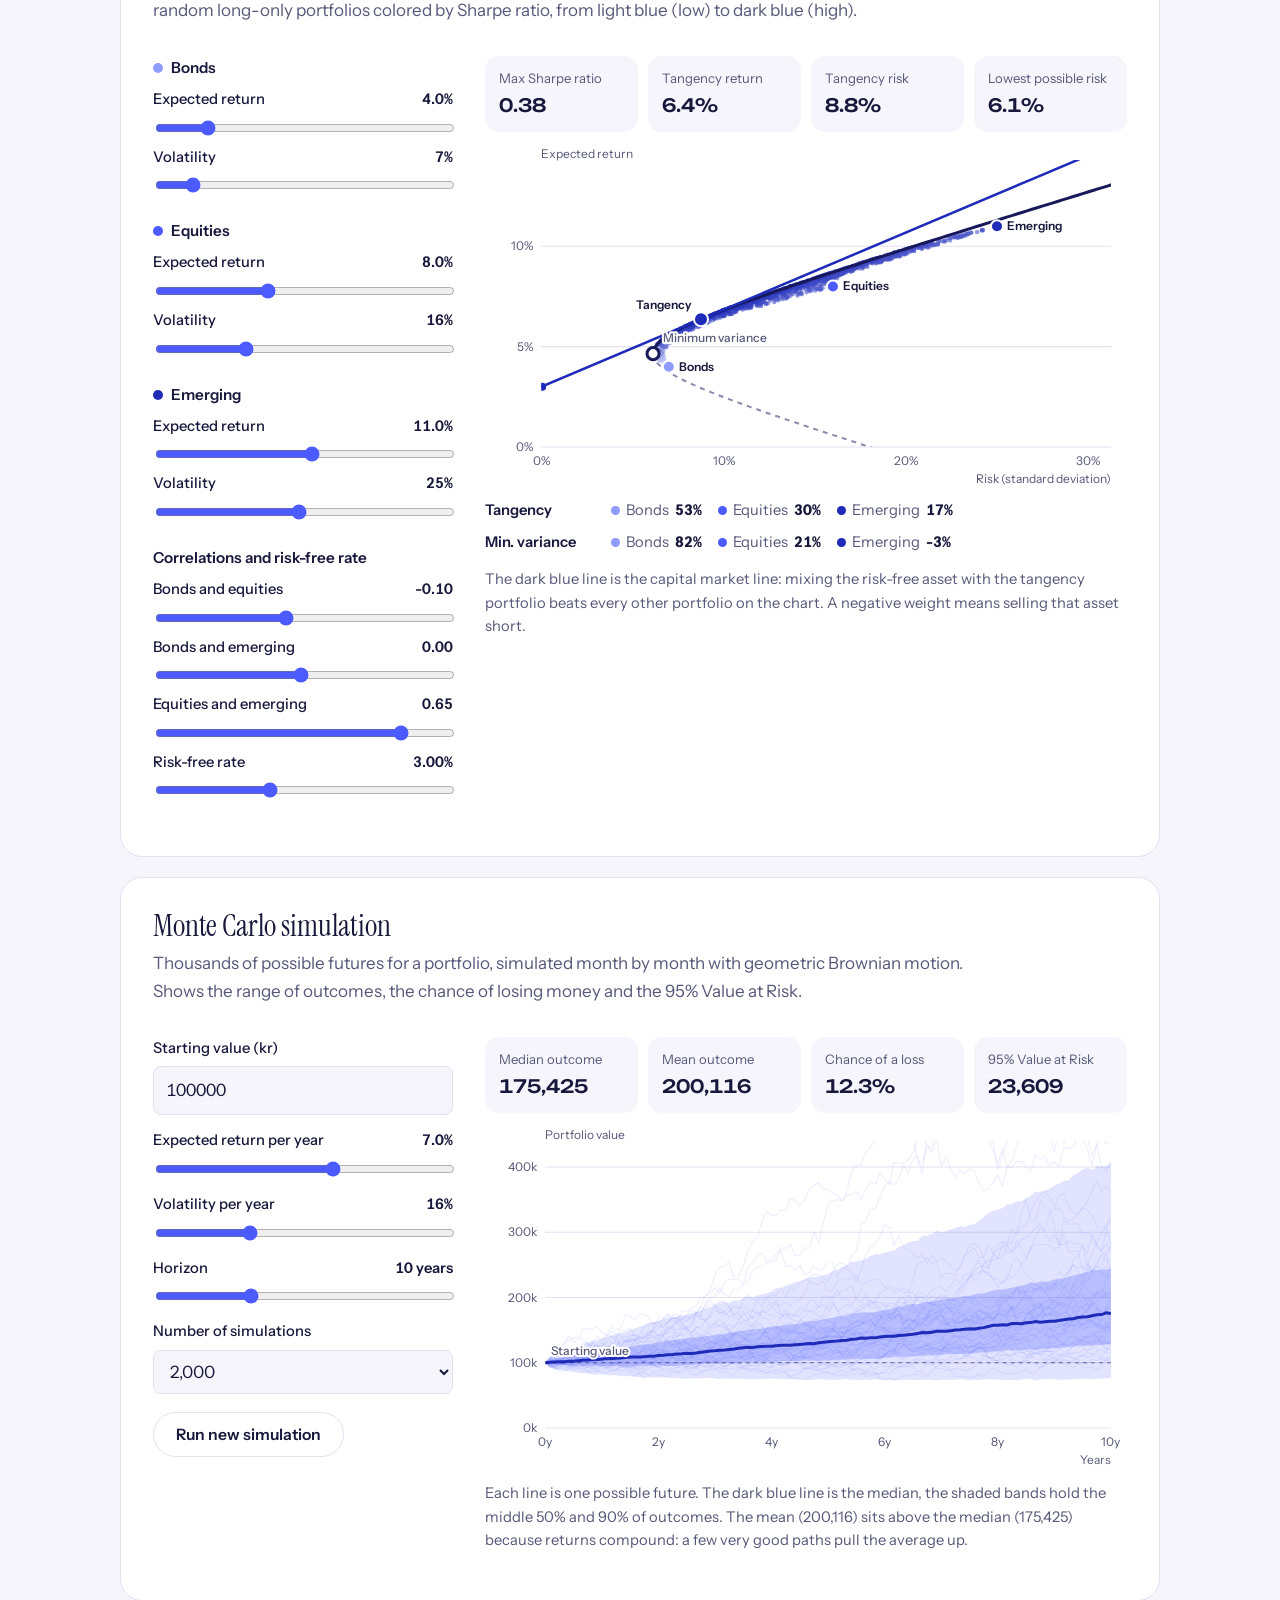
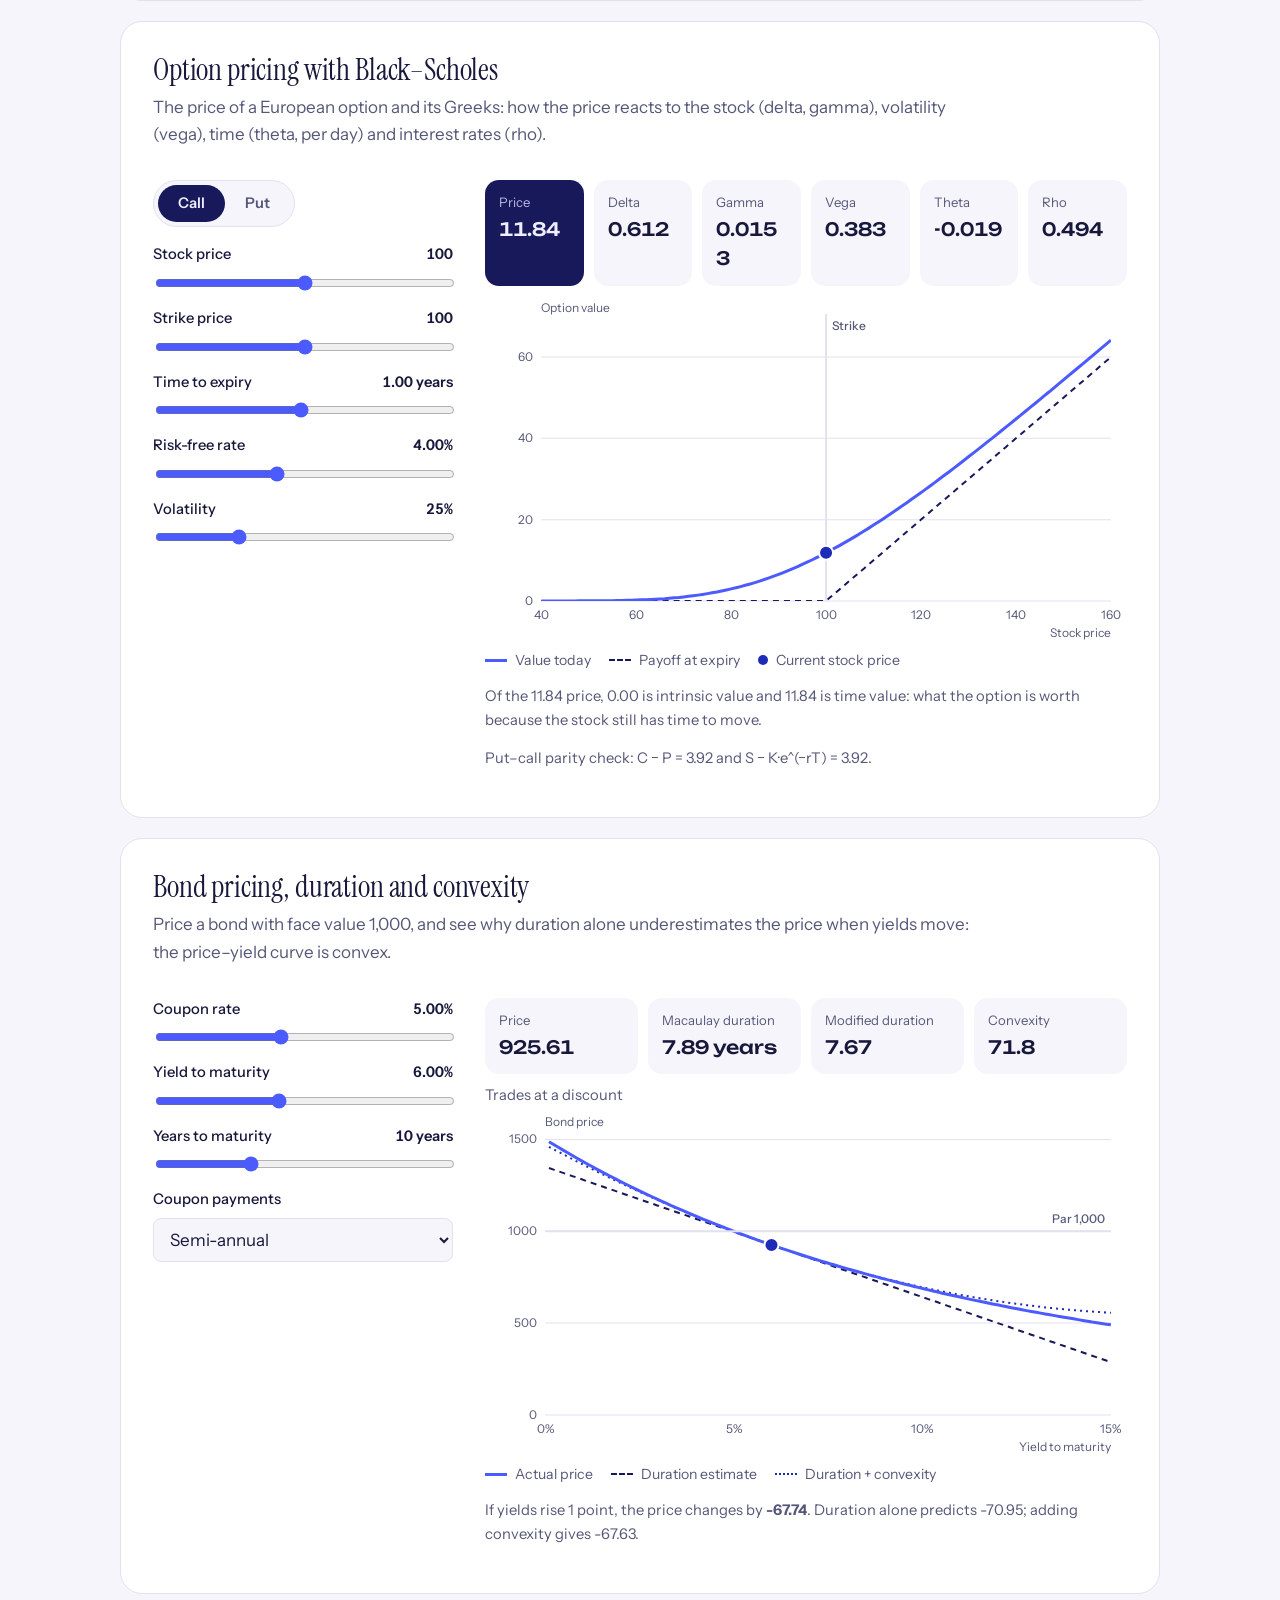
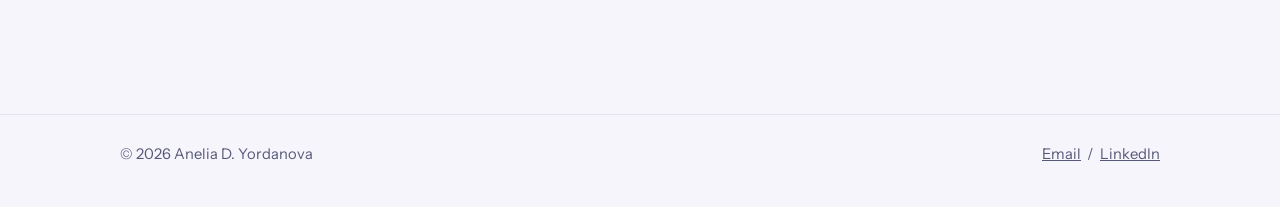
<file: lab.html>
<!doctype html>
<html lang="en">
<head>
  <meta charset="utf-8">
  <meta name="viewport" content="width=device-width, initial-scale=1">
  <meta name="site-root" content="">
  <title>Finance lab | Anelia D. Yordanova</title>
  <meta name="description" content="Interactive finance models: CAPM, DCF, portfolio optimization, Monte Carlo, Black–Scholes and bond analytics.">
  <link rel="preconnect" href="https://fonts.googleapis.com">
  <link rel="preconnect" href="https://fonts.gstatic.com" crossorigin>
  <link href="https://fonts.googleapis.com/css2?family=Instrument+Sans:wght@400;500;600&family=Instrument+Serif:ital@0;1&family=JetBrains+Mono:wght@400&family=Unbounded:wght@300;500&display=swap" rel="stylesheet">
  <link rel="stylesheet" href="assets/css/style.css?v=3dddc577">
  <link rel="icon" href="assets/favicon.svg" type="image/svg+xml">
</head>
<body>

<header class="site-header">
  <nav class="nav" id="nav" aria-label="Main">
      <button type="button" class="nav-today" aria-expanded="false" aria-controls="today-panel"><span class="pulse" aria-hidden="true"></span>This week</button>
      <a href="index.html">Home</a>
      <a href="work.html">Work</a>
      <a href="blog.html">Blog</a>
      <a href="lab.html" aria-current="page">Finance lab</a>
    </nav>
  <a class="social" href="https://www.linkedin.com/in/anelia-yordanova-572023343" target="_blank" rel="noopener" aria-label="My LinkedIn profile" title="LinkedIn">
    <svg viewBox="0 0 24 24" width="20" height="20" aria-hidden="true"><path fill="currentColor" d="M20.447 20.452h-3.554v-5.569c0-1.328-.027-3.037-1.852-3.037-1.853 0-2.136 1.445-2.136 2.939v5.667H9.351V9h3.414v1.561h.046c.477-.9 1.637-1.85 3.37-1.85 3.601 0 4.267 2.37 4.267 5.455v6.286zM5.337 7.433a2.062 2.062 0 1 1 0-4.125 2.062 2.062 0 0 1 0 4.125zM7.119 20.452H3.555V9h3.564v11.452zM22.225 0H1.771C.792 0 0 .774 0 1.729v20.542C0 23.227.792 24 1.771 24h20.451C23.2 24 24 23.227 24 22.271V1.729C24 .774 23.2 0 22.222 0h.003z"/></svg>
  </a>
</header>

<main>
  <div class="wrap">
    <header class="page-head">
      <h1>Finance lab</h1>
      <p class="lede">Models from corporate finance and investments, built to play with. Everything runs in plain JavaScript in your browser, with no libraries.</p>
      <nav class="tool-nav" aria-label="Tools on this page">
        <a href="#capm-h">CAPM</a><a href="#dcf-h">DCF</a><a href="#portfolio">Portfolio optimizer</a><a href="#montecarlo">Monte Carlo</a><a href="#options">Options</a><a href="#bonds">Bonds</a>
      </nav>
    </header>

    <div class="lab-grid">
      <section class="calc-light" aria-labelledby="capm-h">
        <h2 id="capm-h">CAPM and the security market line</h2>
        <p class="muted">Required return = risk-free rate + beta × market risk premium.</p>
        <form onsubmit="return false">
          <div class="field">
            <label for="rf">Risk-free rate <output id="rf-out"></output></label>
            <input type="range" id="rf" min="0" max="8" step="0.1" value="4">
          </div>
          <div class="field">
            <label for="mkt">Expected market return <output id="mkt-out"></output></label>
            <input type="range" id="mkt" min="2" max="15" step="0.1" value="9">
          </div>
          <div class="field">
            <label for="beta">Beta of the stock <output id="beta-out"></output></label>
            <input type="range" id="beta" min="0" max="2.5" step="0.05" value="1.2">
          </div>
        </form>
        <div class="bars"><svg id="sml" viewBox="0 0 420 220" role="img" aria-label="Security market line chart"></svg></div>
        <div class="result">
          <span>Required return</span>
          <span class="result-value" id="capm-out"></span>
        </div>
      </section>

      <section class="calc-light" aria-labelledby="dcf-h">
        <h2 id="dcf-h">Discounted cash flow valuation</h2>
        <p class="muted">Five years of growing free cash flow plus a Gordon growth terminal value, discounted at the WACC.</p>
        <form onsubmit="return false">
          <div class="field-row">
            <div class="field">
              <label for="fcf">Free cash flow today (m)</label>
              <input type="number" id="fcf" value="100" min="0" step="1">
            </div>
            <div class="field">
              <label for="g">Growth, years 1–5 (%)</label>
              <input type="number" id="g" value="8" step="0.5">
            </div>
            <div class="field">
              <label for="wacc">WACC (%)</label>
              <input type="number" id="wacc" value="9" step="0.25">
            </div>
            <div class="field">
              <label for="tg">Terminal growth (%)</label>
              <input type="number" id="tg" value="2.5" step="0.25">
            </div>
          </div>
        </form>
        <div class="bars"><svg id="dcf-bars" viewBox="0 0 420 200" role="img" aria-label="Present value of each year's cash flow and the terminal value"></svg></div>
        <div class="result">
          <span>Enterprise value</span>
          <span class="result-value" id="dcf-out"></span>
        </div>
        <p class="lab-note" id="dcf-note"></p>
        <h3 class="heat-title">Sensitivity: enterprise value (m)</h3>
        <div class="heat-wrap" id="dcf-heat"></div>
        <p class="lab-note">Rows are terminal growth, columns are WACC. The outlined cell is your base case.</p>
      </section>
    </div>

    <section class="tool" id="portfolio" aria-labelledby="pf-h">
      <div class="tool-head">
        <h2 id="pf-h">Portfolio optimizer</h2>
        <p class="muted">Markowitz mean-variance optimization for three assets. The curve is the efficient frontier, the dots are 1,400 random long-only portfolios colored by Sharpe ratio, from light blue (low) to dark blue (high).</p>
      </div>
      <div class="tool-body">
        <form class="tool-controls" onsubmit="return false">
<fieldset class="asset"><legend><i style="background:#8f9cff"></i>Bonds</legend>          <div class="field">
            <label for="mu1">Expected return <output id="mu1-out"></output></label>
            <input type="range" id="mu1" min="1" max="20" step="0.5" value="4" data-unit="%" data-dec="1">
          </div>
          <div class="field">
            <label for="sd1">Volatility <output id="sd1-out"></output></label>
            <input type="range" id="sd1" min="2" max="50" step="1" value="7" data-unit="%" data-dec="0">
          </div>
</fieldset><fieldset class="asset"><legend><i style="background:#4c5bff"></i>Equities</legend>          <div class="field">
            <label for="mu2">Expected return <output id="mu2-out"></output></label>
            <input type="range" id="mu2" min="1" max="20" step="0.5" value="8" data-unit="%" data-dec="1">
          </div>
          <div class="field">
            <label for="sd2">Volatility <output id="sd2-out"></output></label>
            <input type="range" id="sd2" min="2" max="50" step="1" value="16" data-unit="%" data-dec="0">
          </div>
</fieldset><fieldset class="asset"><legend><i style="background:#1e2bb8"></i>Emerging</legend>          <div class="field">
            <label for="mu3">Expected return <output id="mu3-out"></output></label>
            <input type="range" id="mu3" min="1" max="20" step="0.5" value="11" data-unit="%" data-dec="1">
          </div>
          <div class="field">
            <label for="sd3">Volatility <output id="sd3-out"></output></label>
            <input type="range" id="sd3" min="2" max="50" step="1" value="25" data-unit="%" data-dec="0">
          </div>
</fieldset><fieldset class="asset"><legend>Correlations and risk-free rate</legend>          <div class="field">
            <label for="r12">Bonds and equities <output id="r12-out"></output></label>
            <input type="range" id="r12" min="-0.9" max="0.95" step="0.05" value="-0.1" data-unit="" data-dec="2">
          </div>
          <div class="field">
            <label for="r13">Bonds and emerging <output id="r13-out"></output></label>
            <input type="range" id="r13" min="-0.9" max="0.95" step="0.05" value="0" data-unit="" data-dec="2">
          </div>
          <div class="field">
            <label for="r23">Equities and emerging <output id="r23-out"></output></label>
            <input type="range" id="r23" min="-0.9" max="0.95" step="0.05" value="0.65" data-unit="" data-dec="2">
          </div>
          <div class="field">
            <label for="prf">Risk-free rate <output id="prf-out"></output></label>
            <input type="range" id="prf" min="0" max="8" step="0.25" value="3" data-unit="%" data-dec="2">
          </div>
</fieldset>
        </form>
        <div class="tool-output">
          <div class="kpis"><div class="kpi"><span>Max Sharpe ratio</span><b id="pf-sharpe"></b></div><div class="kpi"><span>Tangency return</span><b id="pf-tmu"></b></div><div class="kpi"><span>Tangency risk</span><b id="pf-tsd"></b></div><div class="kpi"><span>Lowest possible risk</span><b id="pf-gsd"></b></div></div>
          <svg id="pf-chart" class="chart" role="img" aria-label="Efficient frontier with the three assets, the minimum-variance and tangency portfolios and the capital market line"></svg>
          <div class="weights" id="pf-weights"></div>
          <p class="lab-note" id="pf-note"></p>
        </div>
      </div>
    </section>

    <section class="tool" id="montecarlo" aria-labelledby="mc-h">
      <div class="tool-head">
        <h2 id="mc-h">Monte Carlo simulation</h2>
        <p class="muted">Thousands of possible futures for a portfolio, simulated month by month with geometric Brownian motion. Shows the range of outcomes, the chance of losing money and the 95% Value at Risk.</p>
      </div>
      <div class="tool-body">
        <form class="tool-controls" onsubmit="return false">
          <div class="field">
            <label for="mc-s0">Starting value (kr)</label>
            <input type="number" id="mc-s0" value="100000" min="1000" step="1000">
          </div>
          <div class="field">
            <label for="mc-mu">Expected return per year <output id="mc-mu-out"></output></label>
            <input type="range" id="mc-mu" min="-5" max="15" step="0.5" value="7" data-unit="%" data-dec="1">
          </div>
          <div class="field">
            <label for="mc-sigma">Volatility per year <output id="mc-sigma-out"></output></label>
            <input type="range" id="mc-sigma" min="1" max="50" step="1" value="16" data-unit="%" data-dec="0">
          </div>
          <div class="field">
            <label for="mc-years">Horizon <output id="mc-years-out"></output></label>
            <input type="range" id="mc-years" min="1" max="30" step="1" value="10" data-unit=" years" data-dec="0">
          </div>
          <div class="field">
            <label for="mc-sims">Number of simulations</label>
            <select id="mc-sims"><option value="500">500</option><option value="1000">1,000</option><option value="2000" selected>2,000</option><option value="5000">5,000</option></select>
          </div>
          <button type="button" class="btn btn-ghost" id="mc-run">Run new simulation</button>
        </form>
        <div class="tool-output">
          <div class="kpis"><div class="kpi"><span>Median outcome</span><b id="mc-median"></b></div><div class="kpi"><span>Mean outcome</span><b id="mc-mean"></b></div><div class="kpi"><span>Chance of a loss</span><b id="mc-loss"></b></div><div class="kpi"><span>95% Value at Risk</span><b id="mc-var"></b></div></div>
          <svg id="mc-chart" class="chart" role="img" aria-label="Fan chart of simulated portfolio values over time"></svg>
          <p class="lab-note" id="mc-note"></p>
        </div>
      </div>
    </section>

    <section class="tool" id="options" aria-labelledby="bs-h">
      <div class="tool-head">
        <h2 id="bs-h">Option pricing with Black–Scholes</h2>
        <p class="muted">The price of a European option and its Greeks: how the price reacts to the stock (delta, gamma), volatility (vega), time (theta, per day) and interest rates (rho).</p>
      </div>
      <div class="tool-body">
        <form class="tool-controls" onsubmit="return false">
          <div class="seg" id="bs-kind" role="group" aria-label="Option type">
            <button type="button" data-kind="call" aria-pressed="true">Call</button><button type="button" data-kind="put" aria-pressed="false">Put</button>
          </div>
          <div class="field">
            <label for="bs-s">Stock price <output id="bs-s-out"></output></label>
            <input type="range" id="bs-s" min="50" max="150" step="1" value="100" data-unit="" data-dec="0">
          </div>
          <div class="field">
            <label for="bs-k">Strike price <output id="bs-k-out"></output></label>
            <input type="range" id="bs-k" min="50" max="150" step="1" value="100" data-unit="" data-dec="0">
          </div>
          <div class="field">
            <label for="bs-t">Time to expiry <output id="bs-t-out"></output></label>
            <input type="range" id="bs-t" min="0.05" max="2" step="0.05" value="1" data-unit=" years" data-dec="2">
          </div>
          <div class="field">
            <label for="bs-r">Risk-free rate <output id="bs-r-out"></output></label>
            <input type="range" id="bs-r" min="0" max="10" step="0.25" value="4" data-unit="%" data-dec="2">
          </div>
          <div class="field">
            <label for="bs-v">Volatility <output id="bs-v-out"></output></label>
            <input type="range" id="bs-v" min="5" max="80" step="1" value="25" data-unit="%" data-dec="0">
          </div>
        </form>
        <div class="tool-output">
          <div class="kpis kpis-6"><div class="kpi kpi-main"><span>Price</span><b id="bs-price"></b></div><div class="kpi"><span>Delta</span><b id="bs-delta"></b></div><div class="kpi"><span>Gamma</span><b id="bs-gamma"></b></div><div class="kpi"><span>Vega</span><b id="bs-vega"></b></div><div class="kpi"><span>Theta</span><b id="bs-theta"></b></div><div class="kpi"><span>Rho</span><b id="bs-rho"></b></div></div>
          <svg id="bs-chart" class="chart" role="img" aria-label="Option value today and payoff at expiry across stock prices"></svg>
          <div class="legend"><span><i class="ln ln-violet"></i>Value today</span><span><i class="ln ln-dash"></i>Payoff at expiry</span><span><i class="dot dot-pink"></i>Current stock price</span></div>
          <p class="lab-note" id="bs-note"></p>
          <p class="lab-note">Put–call parity check: <span id="bs-parity"></span>.</p>
          <span id="bs-label" hidden></span>
        </div>
      </div>
    </section>

    <section class="tool" id="bonds" aria-labelledby="bd-h">
      <div class="tool-head">
        <h2 id="bd-h">Bond pricing, duration and convexity</h2>
        <p class="muted">Price a bond with face value 1,000, and see why duration alone underestimates the price when yields move: the price–yield curve is convex.</p>
      </div>
      <div class="tool-body">
        <form class="tool-controls" onsubmit="return false">
          <div class="field">
            <label for="bd-c">Coupon rate <output id="bd-c-out"></output></label>
            <input type="range" id="bd-c" min="0" max="12" step="0.25" value="5" data-unit="%" data-dec="2">
          </div>
          <div class="field">
            <label for="bd-y">Yield to maturity <output id="bd-y-out"></output></label>
            <input type="range" id="bd-y" min="0.5" max="14" step="0.25" value="6" data-unit="%" data-dec="2">
          </div>
          <div class="field">
            <label for="bd-n">Years to maturity <output id="bd-n-out"></output></label>
            <input type="range" id="bd-n" min="1" max="30" step="1" value="10" data-unit=" years" data-dec="0">
          </div>
          <div class="field">
            <label for="bd-f">Coupon payments</label>
            <select id="bd-f"><option value="1">Annual</option><option value="2" selected>Semi-annual</option></select>
          </div>
        </form>
        <div class="tool-output">
          <div class="kpis"><div class="kpi"><span>Price</span><b id="bd-price"></b></div><div class="kpi"><span>Macaulay duration</span><b id="bd-mac"></b></div><div class="kpi"><span>Modified duration</span><b id="bd-mod"></b></div><div class="kpi"><span>Convexity</span><b id="bd-cvx"></b></div></div>
          <p class="bd-status" id="bd-status"></p>
          <svg id="bd-chart" class="chart" role="img" aria-label="Bond price across yields with duration and convexity approximations"></svg>
          <div class="legend"><span><i class="ln ln-violet"></i>Actual price</span><span><i class="ln ln-dash"></i>Duration estimate</span><span><i class="ln ln-dot"></i>Duration + convexity</span></div>
          <p class="lab-note" id="bd-shock"></p>
        </div>
      </div>
    </section>
  </div>
</main>

<footer class="site-footer">
  <div class="wrap">
    <span>© <span data-year></span> Anelia D. Yordanova</span>
    <span><a href="mailto:anelia1470@gmail.com">Email</a> &nbsp;/&nbsp; <a href="https://www.linkedin.com/in/anelia-yordanova-572023343" target="_blank" rel="noopener">LinkedIn</a></span>
  </div>
</footer>

<script src="assets/js/today.js?v=f038cd8c"></script>
<script src="assets/js/main.js?v=d824ad07"></script>
<script src="assets/js/lab-math.js?v=04f891dc"></script>
<script src="assets/js/lab.js?v=f8768b86"></script>
<script src="assets/js/lab-advanced.js?v=27fe13a5"></script>
</body>
</html>
</file>
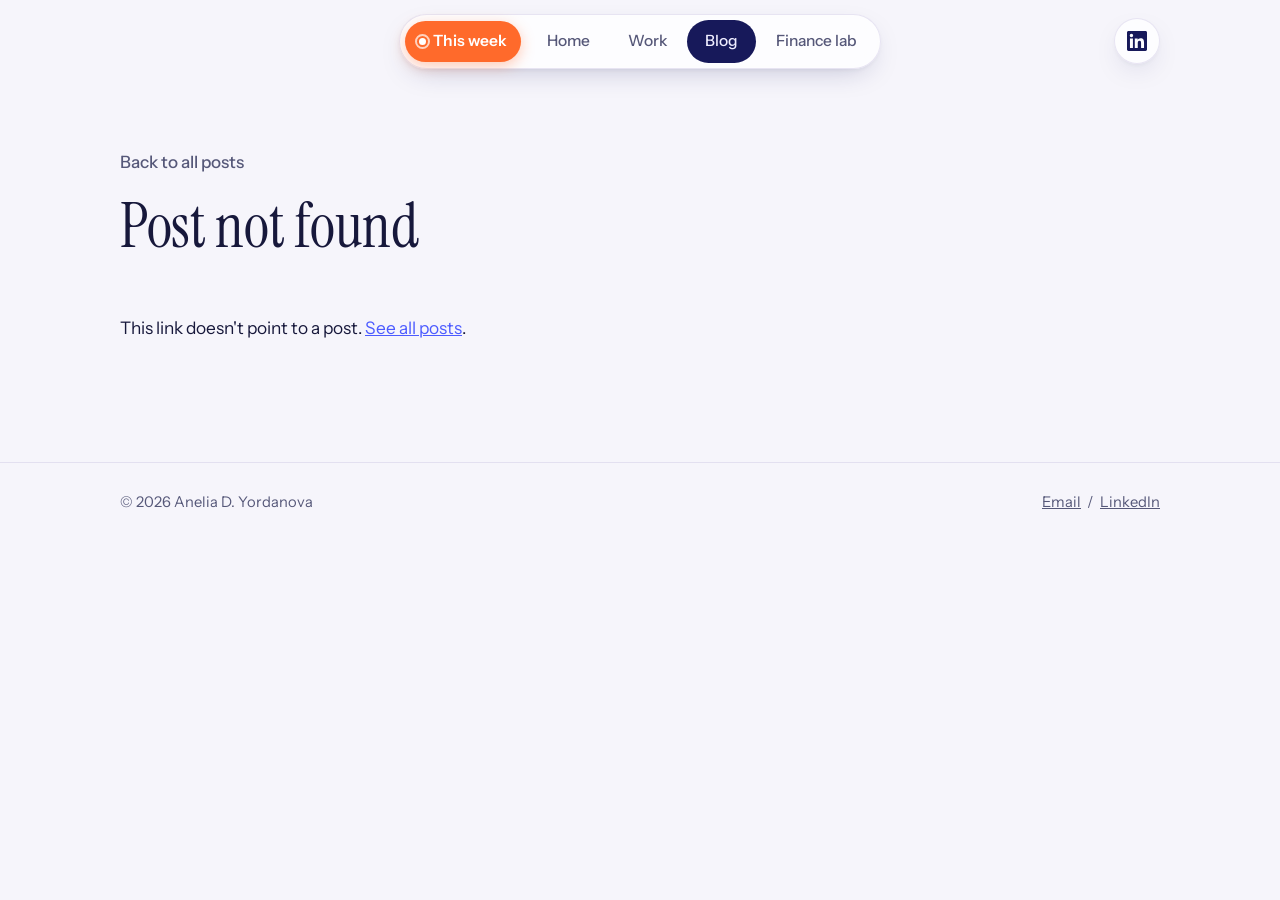
<file: post.html>
<!doctype html>
<html lang="en">
<head>
  <meta charset="utf-8">
  <meta name="viewport" content="width=device-width, initial-scale=1">
  <meta name="site-root" content="">
  <title>Post | Anelia D. Yordanova</title>
  <meta name="description" content="A market note by Anelia D. Yordanova.">
  <link rel="preconnect" href="https://fonts.googleapis.com">
  <link rel="preconnect" href="https://fonts.gstatic.com" crossorigin>
  <link href="https://fonts.googleapis.com/css2?family=Instrument+Sans:wght@400;500;600&family=Instrument+Serif:ital@0;1&family=JetBrains+Mono:wght@400&family=Unbounded:wght@300;500&display=swap" rel="stylesheet">
  <link rel="stylesheet" href="assets/css/style.css?v=3dddc577">
  <link rel="icon" href="assets/favicon.svg" type="image/svg+xml">
</head>
<body>

<header class="site-header">
  <nav class="nav" id="nav" aria-label="Main">
      <button type="button" class="nav-today" aria-expanded="false" aria-controls="today-panel"><span class="pulse" aria-hidden="true"></span>This week</button>
      <a href="index.html">Home</a>
      <a href="work.html">Work</a>
      <a href="blog.html" aria-current="page">Blog</a>
      <a href="lab.html">Finance lab</a>
    </nav>
  <a class="social" href="https://www.linkedin.com/in/anelia-yordanova-572023343" target="_blank" rel="noopener" aria-label="My LinkedIn profile" title="LinkedIn">
    <svg viewBox="0 0 24 24" width="20" height="20" aria-hidden="true"><path fill="currentColor" d="M20.447 20.452h-3.554v-5.569c0-1.328-.027-3.037-1.852-3.037-1.853 0-2.136 1.445-2.136 2.939v5.667H9.351V9h3.414v1.561h.046c.477-.9 1.637-1.85 3.37-1.85 3.601 0 4.267 2.37 4.267 5.455v6.286zM5.337 7.433a2.062 2.062 0 1 1 0-4.125 2.062 2.062 0 0 1 0 4.125zM7.119 20.452H3.555V9h3.564v11.452zM22.225 0H1.771C.792 0 0 .774 0 1.729v20.542C0 23.227.792 24 1.771 24h20.451C23.2 24 24 23.227 24 22.271V1.729C24 .774 23.2 0 22.222 0h.003z"/></svg>
  </a>
</header>

<main>
  <div class="wrap">
    <header class="page-head">
      <a class="back" href="blog.html">Back to all posts</a>
      <h1 id="post-title">Loading…</h1>
      <div class="post-meta" id="post-meta"></div>
    </header>
    <article class="prose post-body" id="post-body"></article>
  </div>
</main>

<footer class="site-footer">
  <div class="wrap">
    <span>© <span data-year></span> Anelia D. Yordanova</span>
    <span><a href="mailto:anelia1470@gmail.com">Email</a> &nbsp;/&nbsp; <a href="https://www.linkedin.com/in/anelia-yordanova-572023343" target="_blank" rel="noopener">LinkedIn</a></span>
  </div>
</footer>

<script src="assets/js/today.js?v=f038cd8c"></script>
<script src="assets/js/main.js?v=d824ad07"></script>
<script src="assets/js/marked.min.js?v=90d4825b"></script>
<script src="assets/js/paper-embed.js?v=14c5ca8e"></script>
<script>
  (function () {
    const slug = new URLSearchParams(location.search).get("p");
    const titleEl = document.getElementById("post-title");
    const metaEl = document.getElementById("post-meta");
    const bodyEl = document.getElementById("post-body");
    function fail(msg) {
      titleEl.textContent = "Post not found";
      bodyEl.innerHTML = "<p>" + msg + ' <a href="blog.html">See all posts</a>.</p>';
    }
    if (!slug || !/^[a-z0-9-]+$/.test(slug)) return fail("This link doesn't point to a post.");
    loadPosts().then(async (posts) => {
      const post = posts.find((p) => p.slug === slug);
      if (!post) return fail("There's no post with this address.");
      const res = await fetch("posts/" + slug + ".md", { cache: "no-cache" });
      if (!res.ok) return fail("The post file is missing.");
      const md = await res.text();
      document.title = post.title + " | Anelia D. Yordanova";
      titleEl.textContent = post.title;
      metaEl.innerHTML = `<time datetime="${post.date}">${formatDate(post.date)}</time><span class="tag" style="background:var(--blush);padding:4px 10px;border-radius:999px;font-size:.8rem">${escapeHtml(post.tag || "Note")}</span>`;
      bodyEl.innerHTML = marked.parse(md);
      document.dispatchEvent(new CustomEvent("post:rendered"));
    }).catch(() => fail("The post could not be loaded."));
  })();
</script>
</body>
</html>
</file>
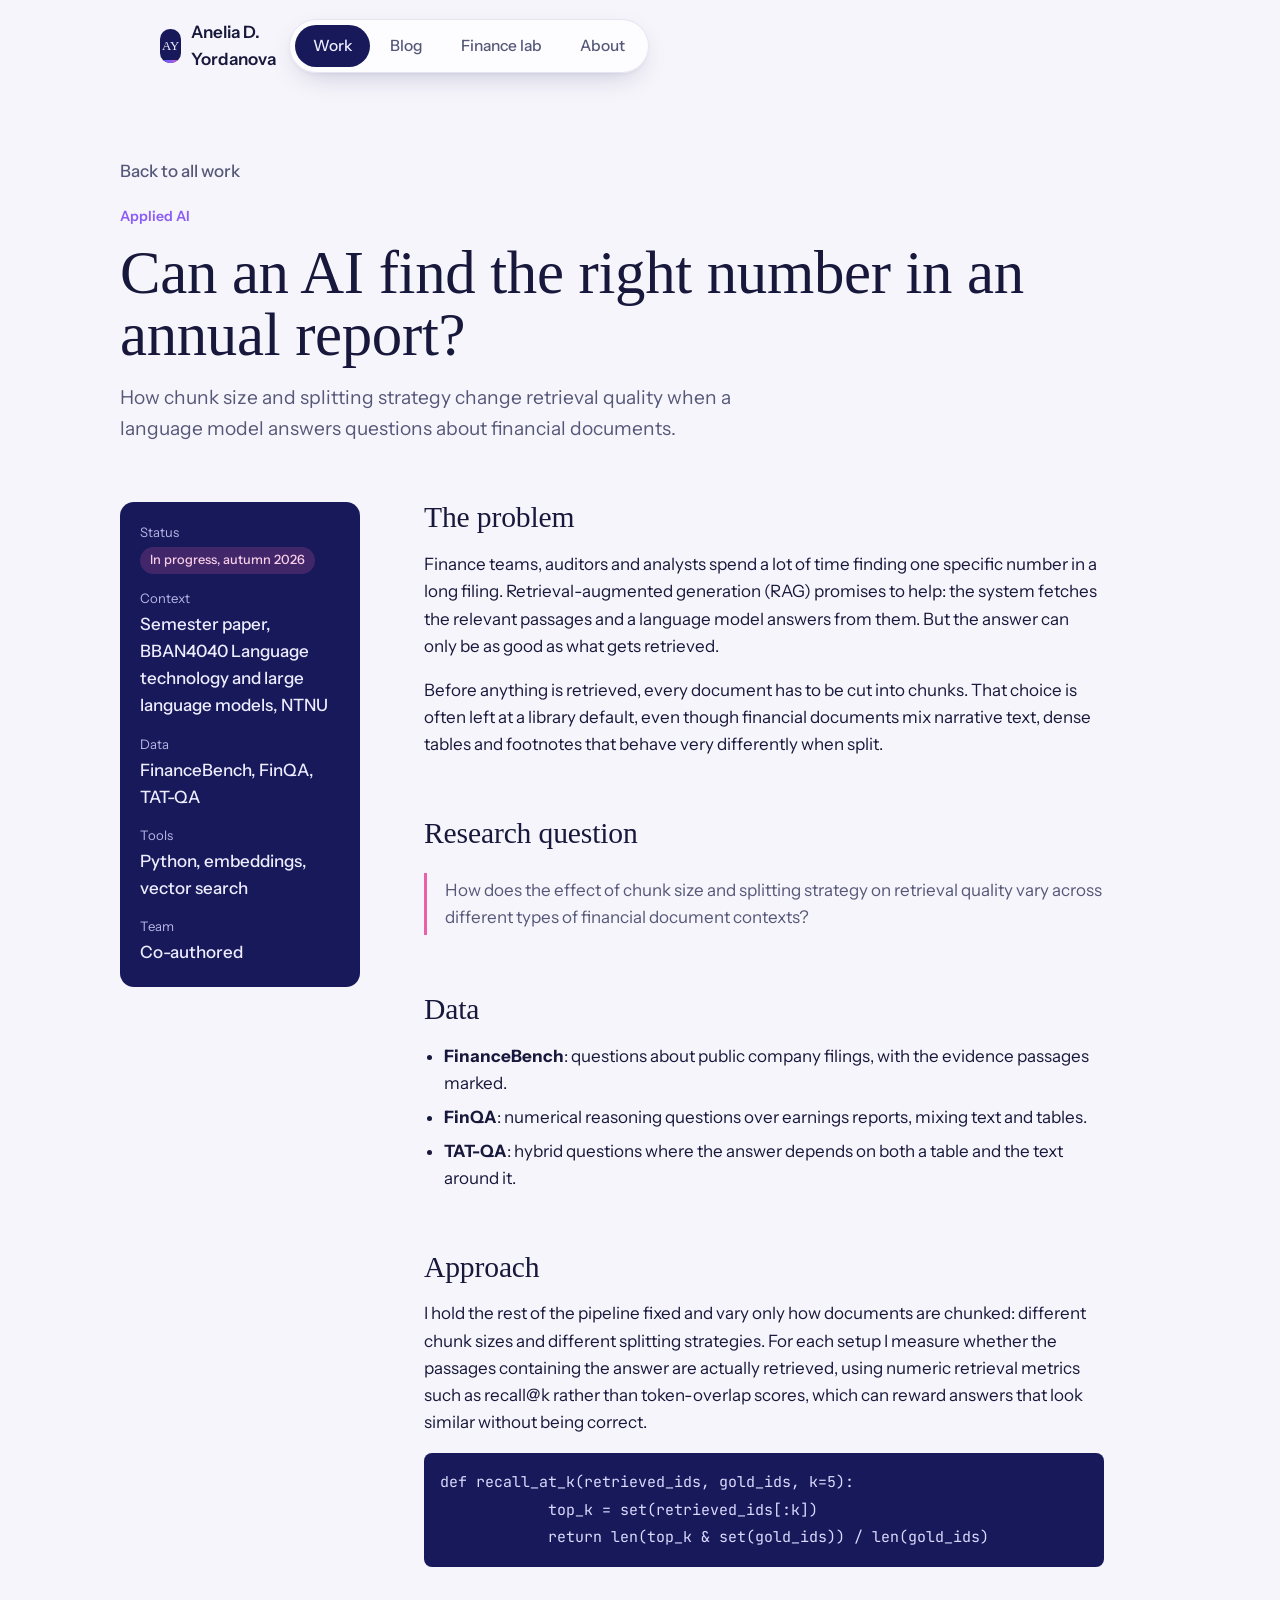
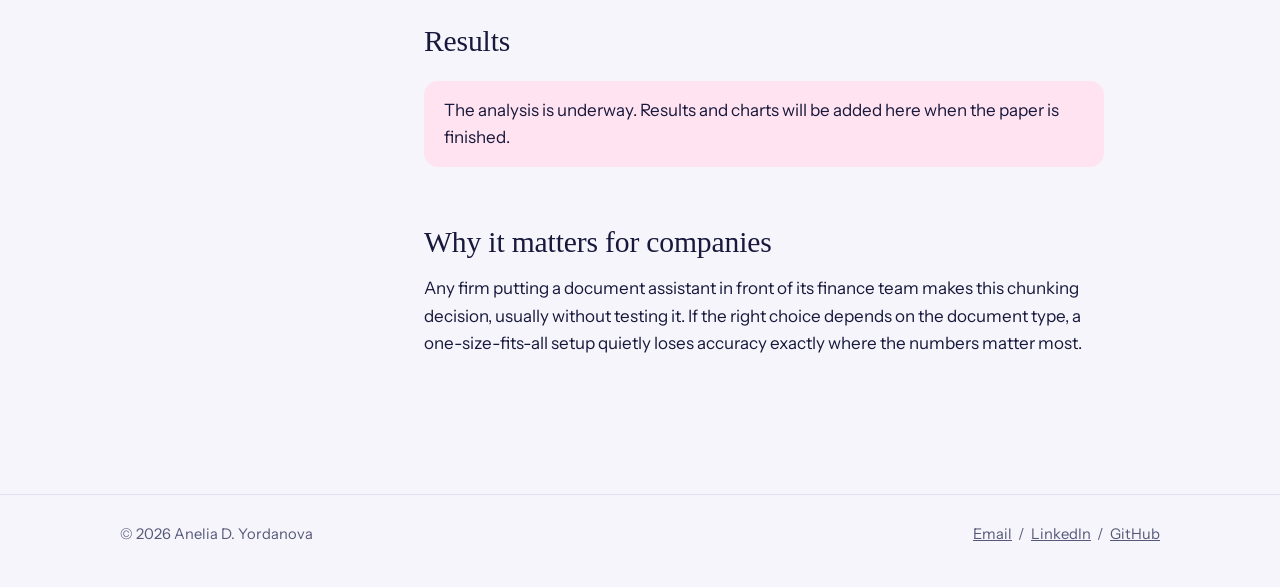
<file: rag-financial-documents.html>
<!doctype html>
<html lang="en">
<head>
  <meta charset="utf-8">
  <meta name="viewport" content="width=device-width, initial-scale=1">
  <meta name="site-root" content="../">
  <title>Can an AI find the right number in an annual report? | Anelia D. Yordanova</title>
  <meta name="description" content="How chunk size and splitting strategy change retrieval quality when a language model answers questions about financial documents.">
  <link rel="preconnect" href="https://fonts.googleapis.com">
  <link rel="preconnect" href="https://fonts.gstatic.com" crossorigin>
  <link href="https://fonts.googleapis.com/css2?family=Instrument+Sans:wght@400;500;600&family=JetBrains+Mono:wght@400&family=Unbounded:wght@300;500&display=swap" rel="stylesheet">
  <link rel="stylesheet" href="../assets/css/style.css">
  <link rel="icon" href="../assets/favicon.svg" type="image/svg+xml">
</head>
<body>

<header class="site-header">
  <div class="wrap">
    <a class="mark" href="../index.html"><span class="mark-badge">AY</span>Anelia D. Yordanova</a>
    <button class="nav-toggle" aria-expanded="false" aria-controls="nav">Menu</button>
    <nav class="nav" id="nav">
      <a href="../index.html#work" aria-current="page">Work</a>
      <a href="../blog.html">Blog</a>
      <a href="../lab.html">Finance lab</a>
      <a href="../index.html#about">About</a>
    </nav>
  </div>
</header>

<main>
  <div class="wrap">
    <header class="page-head">
      <a class="back" href="../index.html#work">Back to all work</a>
      <p class="kind">Applied AI</p>
      <h1>Can an AI find the right number in an annual report?</h1>
      <p class="lede">How chunk size and splitting strategy change retrieval quality when a language model answers questions about financial documents.</p>
    </header>
    <div class="case">
      <aside class="facts">
        <dl>
          <div><dt>Status</dt><dd><span class="status">In progress, autumn 2026</span></dd></div>
          <div><dt>Context</dt><dd>Semester paper, BBAN4040 Language technology and large language models, NTNU</dd></div>
          <div><dt>Data</dt><dd>FinanceBench, FinQA, TAT-QA</dd></div>
          <div><dt>Tools</dt><dd>Python, embeddings, vector search</dd></div>
          <div><dt>Team</dt><dd>Co-authored</dd></div>
        </dl>
      </aside>
      <article class="prose">
        <h2>The problem</h2>
          <p>Finance teams, auditors and analysts spend a lot of time finding one specific number in a long filing. Retrieval-augmented generation (RAG) promises to help: the system fetches the relevant passages and a language model answers from them. But the answer can only be as good as what gets retrieved.</p>
          <p>Before anything is retrieved, every document has to be cut into chunks. That choice is often left at a library default, even though financial documents mix narrative text, dense tables and footnotes that behave very differently when split.</p>

          <h2>Research question</h2>
          <blockquote>How does the effect of chunk size and splitting strategy on retrieval quality vary across different types of financial document contexts?</blockquote>

          <h2>Data</h2>
          <ul>
            <li><strong>FinanceBench</strong>: questions about public company filings, with the evidence passages marked.</li>
            <li><strong>FinQA</strong>: numerical reasoning questions over earnings reports, mixing text and tables.</li>
            <li><strong>TAT-QA</strong>: hybrid questions where the answer depends on both a table and the text around it.</li>
          </ul>

          <h2>Approach</h2>
          <p>I hold the rest of the pipeline fixed and vary only how documents are chunked: different chunk sizes and different splitting strategies. For each setup I measure whether the passages containing the answer are actually retrieved, using numeric retrieval metrics such as recall@k rather than token-overlap scores, which can reward answers that look similar without being correct.</p>
        <pre><code>def recall_at_k(retrieved_ids, gold_ids, k=5):
            top_k = set(retrieved_ids[:k])
            return len(top_k &amp; set(gold_ids)) / len(gold_ids)</code></pre>

          <h2>Results</h2>
          <div class="callout"><p>The analysis is underway. Results and charts will be added here when the paper is finished.</p></div>

          <h2>Why it matters for companies</h2>
          <p>Any firm putting a document assistant in front of its finance team makes this chunking decision, usually without testing it. If the right choice depends on the document type, a one-size-fits-all setup quietly loses accuracy exactly where the numbers matter most.</p>
      </article>
    </div>
  </div>
</main>

<footer class="site-footer">
  <div class="wrap">
    <span>© <span data-year></span> Anelia D. Yordanova</span>
    <span><a href="mailto:anelia1470@gmail.com">Email</a> &nbsp;/&nbsp; <a href="https://www.linkedin.com/in/anelia-yordanova-572023343" target="_blank" rel="noopener">LinkedIn</a> &nbsp;/&nbsp; <a href="https://github.com/anelia1470" target="_blank" rel="noopener">GitHub</a></span>
  </div>
</footer>

<script src="../assets/js/main.js"></script>
</body>
</html>
</file>
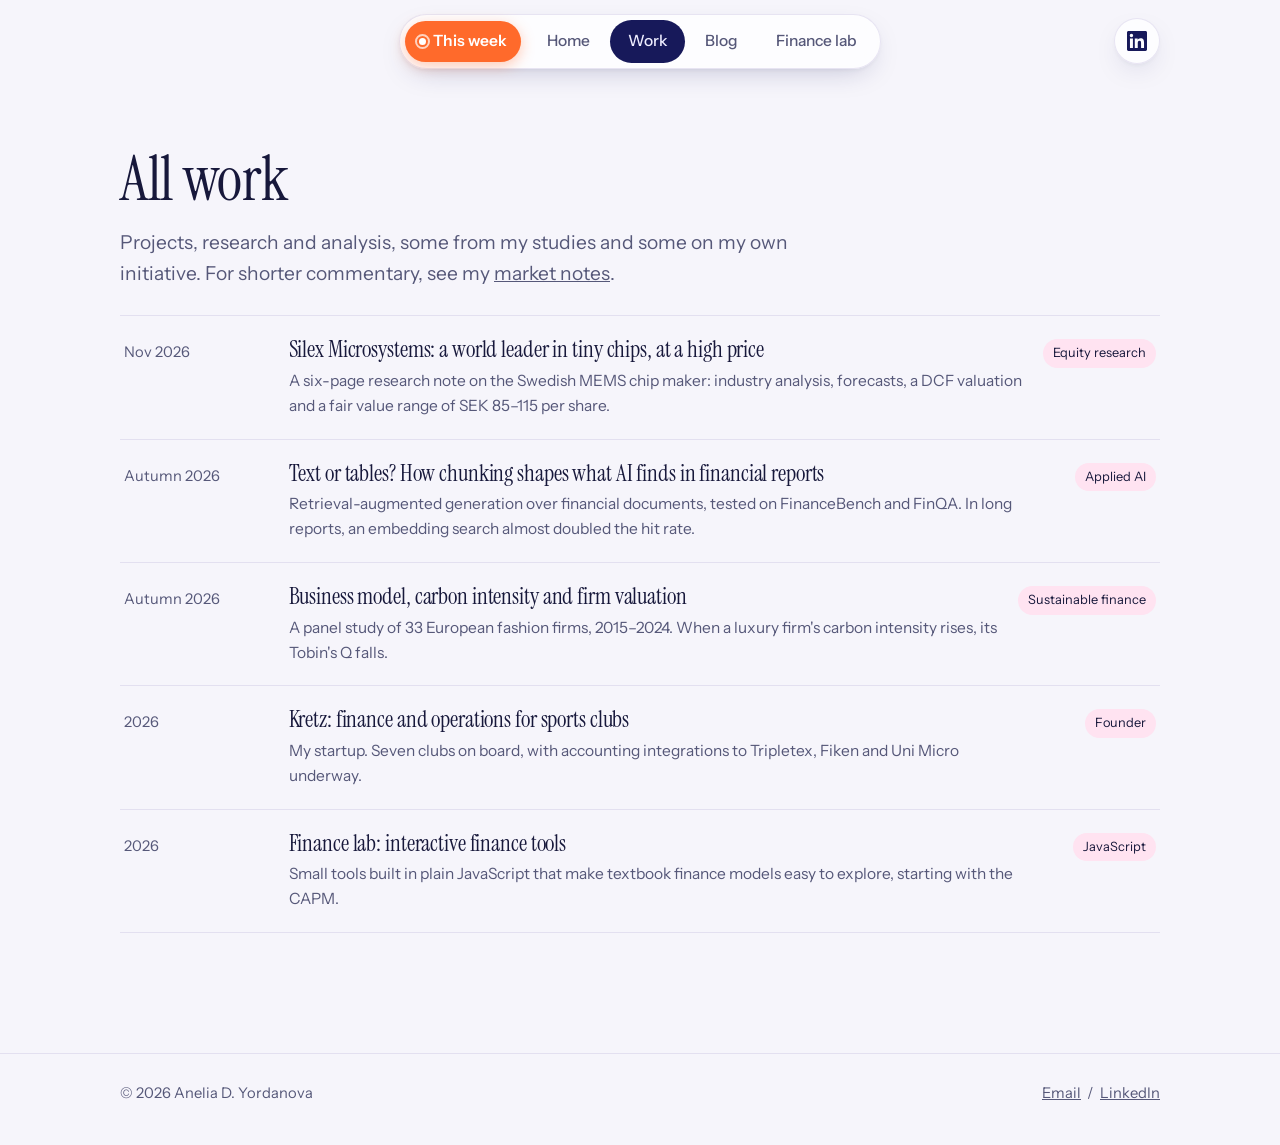
<file: work.html>
<!doctype html>
<html lang="en">
<head>
  <meta charset="utf-8">
  <meta name="viewport" content="width=device-width, initial-scale=1">
  <meta name="site-root" content="">
  <title>Work | Anelia D. Yordanova</title>
  <meta name="description" content="Projects, research and analysis by Anelia D. Yordanova.">
  <link rel="preconnect" href="https://fonts.googleapis.com">
  <link rel="preconnect" href="https://fonts.gstatic.com" crossorigin>
  <link href="https://fonts.googleapis.com/css2?family=Instrument+Sans:wght@400;500;600&family=Instrument+Serif:ital@0;1&family=JetBrains+Mono:wght@400&family=Unbounded:wght@300;500&display=swap" rel="stylesheet">
  <link rel="stylesheet" href="assets/css/style.css?v=3dddc577">
  <link rel="icon" href="assets/favicon.svg" type="image/svg+xml">
</head>
<body>

<header class="site-header">
  <nav class="nav" id="nav" aria-label="Main">
      <button type="button" class="nav-today" aria-expanded="false" aria-controls="today-panel"><span class="pulse" aria-hidden="true"></span>This week</button>
      <a href="index.html">Home</a>
      <a href="work.html" aria-current="page">Work</a>
      <a href="blog.html">Blog</a>
      <a href="lab.html">Finance lab</a>
    </nav>
  <a class="social" href="https://www.linkedin.com/in/anelia-yordanova-572023343" target="_blank" rel="noopener" aria-label="My LinkedIn profile" title="LinkedIn">
    <svg viewBox="0 0 24 24" width="20" height="20" aria-hidden="true"><path fill="currentColor" d="M20.447 20.452h-3.554v-5.569c0-1.328-.027-3.037-1.852-3.037-1.853 0-2.136 1.445-2.136 2.939v5.667H9.351V9h3.414v1.561h.046c.477-.9 1.637-1.85 3.37-1.85 3.601 0 4.267 2.37 4.267 5.455v6.286zM5.337 7.433a2.062 2.062 0 1 1 0-4.125 2.062 2.062 0 0 1 0 4.125zM7.119 20.452H3.555V9h3.564v11.452zM22.225 0H1.771C.792 0 0 .774 0 1.729v20.542C0 23.227.792 24 1.771 24h20.451C23.2 24 24 23.227 24 22.271V1.729C24 .774 23.2 0 22.222 0h.003z"/></svg>
  </a>
</header>

<main>
  <div class="wrap">
    <header class="page-head">
      <h1>All work</h1>
      <p class="lede">Projects, research and analysis, some from my studies and some on my own initiative. For shorter commentary, see my <a href="blog.html">market notes</a>.</p>
    </header>
    <ul class="work-list">
      <li>
        <a href="assets/files/silex-microsystems-research-note.pdf" target="_blank" rel="noopener">
          <span class="when">Nov 2026</span>
          <div>
            <h3>Silex Microsystems: a world leader in tiny chips, at a high price</h3>
            <p>A six-page research note on the Swedish MEMS chip maker: industry analysis, forecasts, a DCF valuation and a fair value range of SEK 85–115 per share.</p>
          </div>
          <span class="tag">Equity research</span>
        </a>
      </li>
      <li>
        <a href="projects/rag-financial-documents.html">
          <span class="when">Autumn 2026</span>
          <div>
            <h3>Text or tables? How chunking shapes what AI finds in financial reports</h3>
            <p>Retrieval-augmented generation over financial documents, tested on FinanceBench and FinQA. In long reports, an embedding search almost doubled the hit rate.</p>
          </div>
          <span class="tag">Applied AI</span>
        </a>
      </li>
      <li>
        <a href="projects/esg-carbon-returns.html">
          <span class="when">Autumn 2026</span>
          <div>
            <h3>Business model, carbon intensity and firm valuation</h3>
            <p>A panel study of 33 European fashion firms, 2015–2024. When a luxury firm's carbon intensity rises, its Tobin's Q falls.</p>
          </div>
          <span class="tag">Sustainable finance</span>
        </a>
      </li>
      <li>
        <a href="projects/kretz.html">
          <span class="when">2026</span>
          <div>
            <h3>Kretz: finance and operations for sports clubs</h3>
            <p>My startup. Seven clubs on board, with accounting integrations to Tripletex, Fiken and Uni Micro underway.</p>
          </div>
          <span class="tag">Founder</span>
        </a>
      </li>
      <li>
        <a href="lab.html">
          <span class="when">2026</span>
          <div>
            <h3>Finance lab: interactive finance tools</h3>
            <p>Small tools built in plain JavaScript that make textbook finance models easy to explore, starting with the CAPM.</p>
          </div>
          <span class="tag">JavaScript</span>
        </a>
      </li>
    </ul>
  </div>
</main>

<footer class="site-footer">
  <div class="wrap">
    <span>© <span data-year></span> Anelia D. Yordanova</span>
    <span><a href="mailto:anelia1470@gmail.com">Email</a> &nbsp;/&nbsp; <a href="https://www.linkedin.com/in/anelia-yordanova-572023343" target="_blank" rel="noopener">LinkedIn</a></span>
  </div>
</footer>

<script src="assets/js/today.js?v=f038cd8c"></script>
<script src="assets/js/main.js?v=d824ad07"></script>

</body>
</html>
</file>
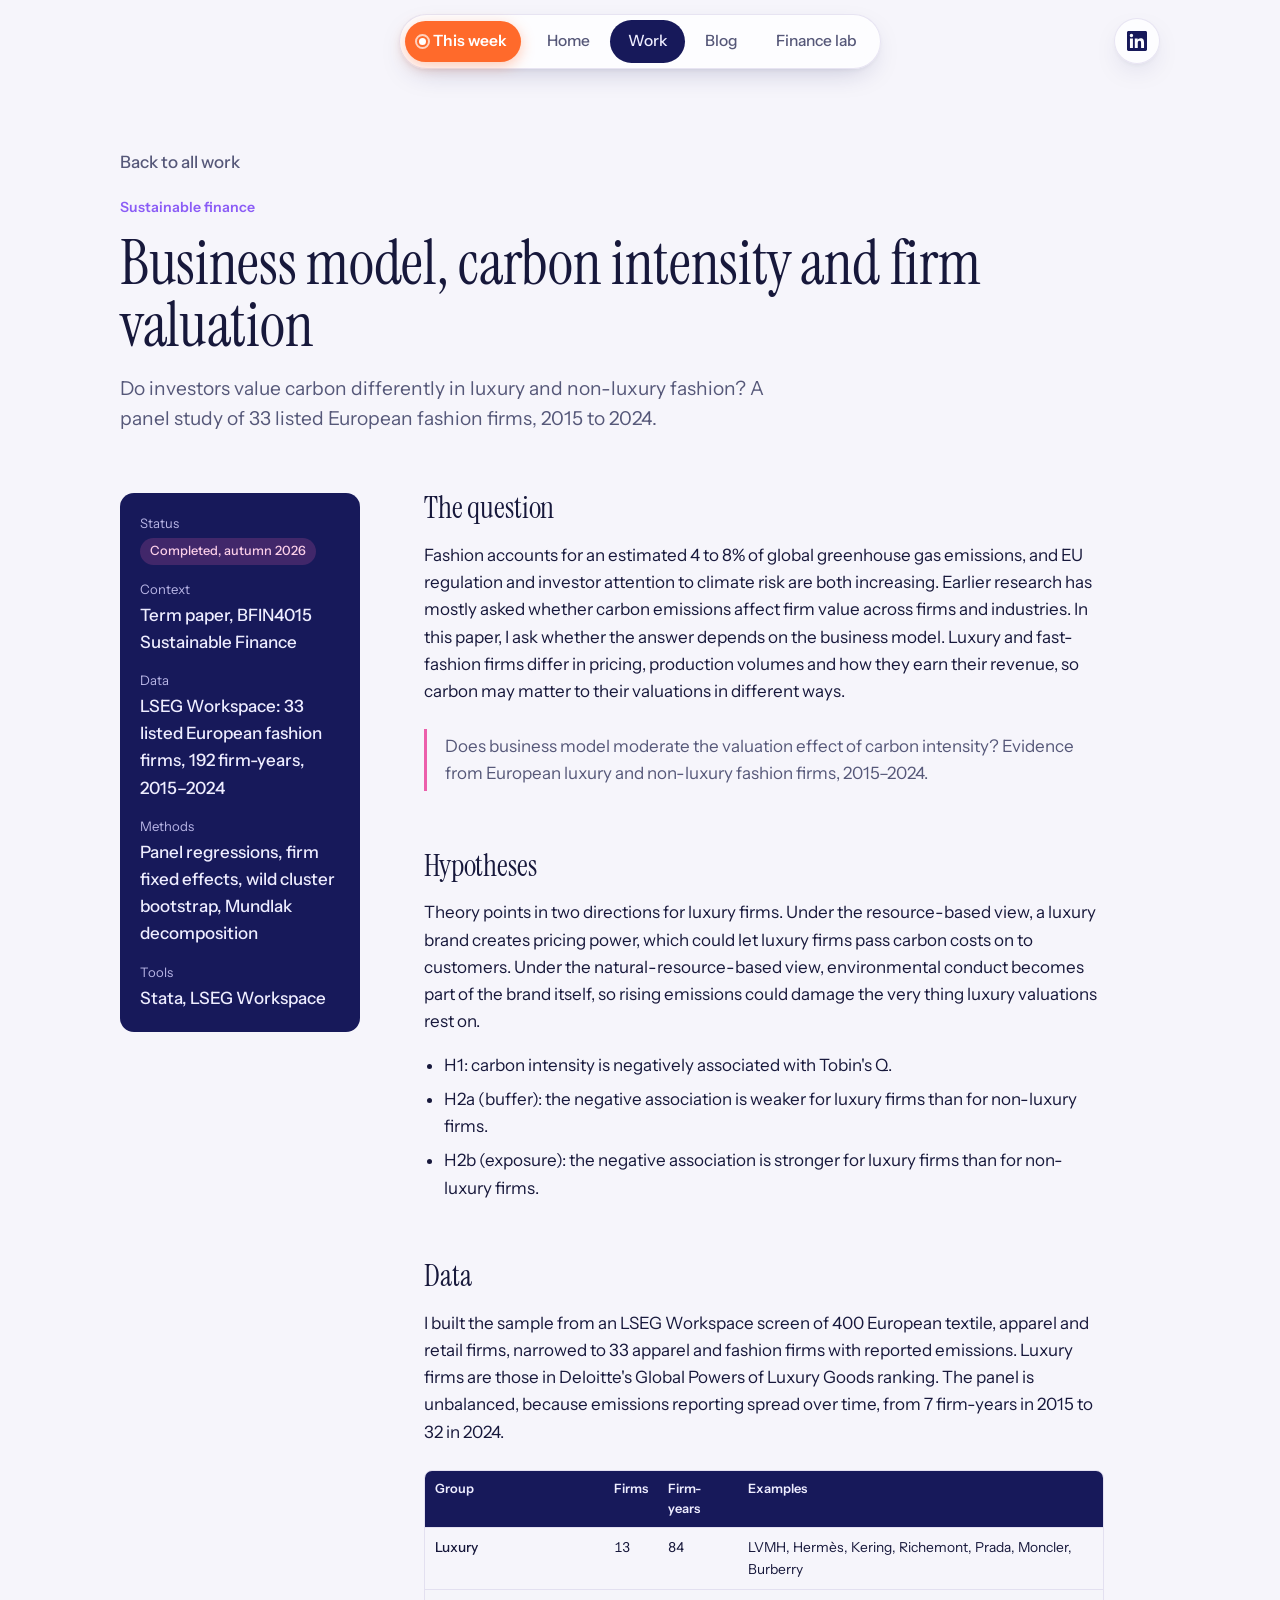
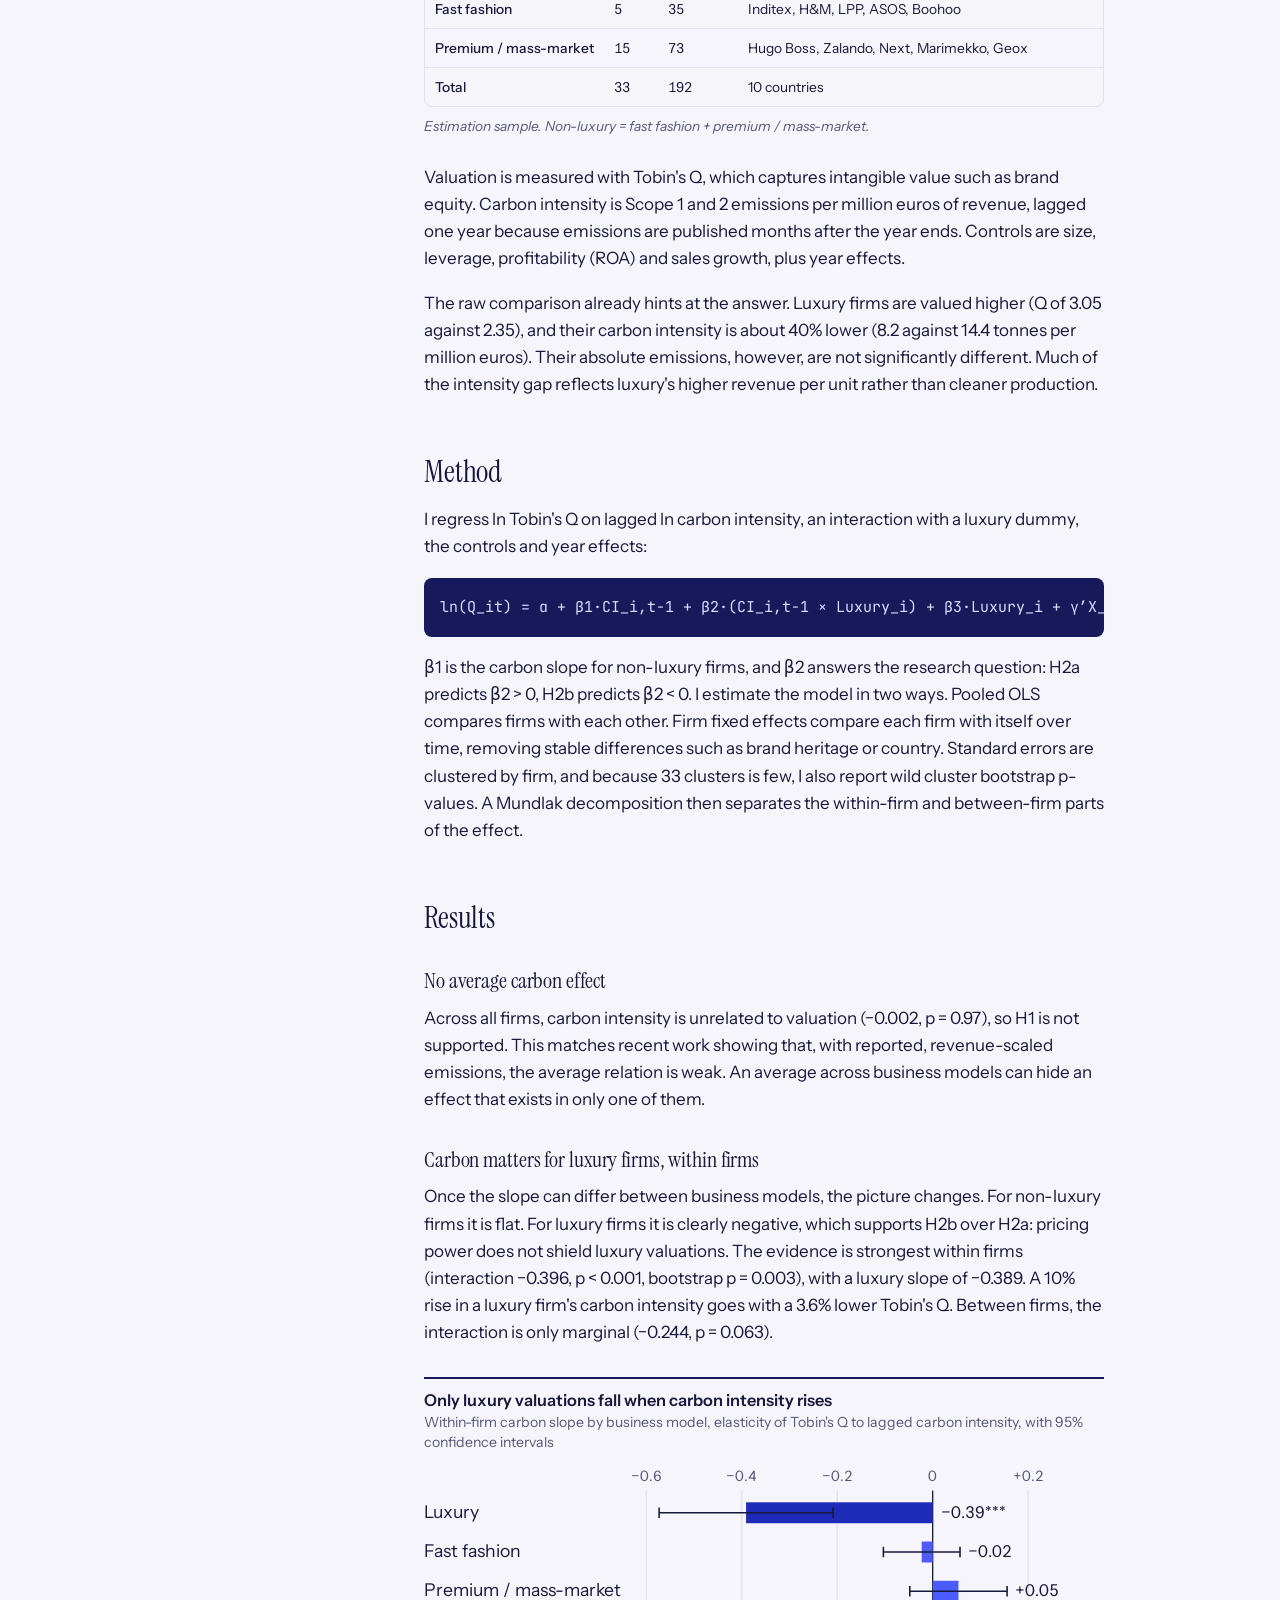
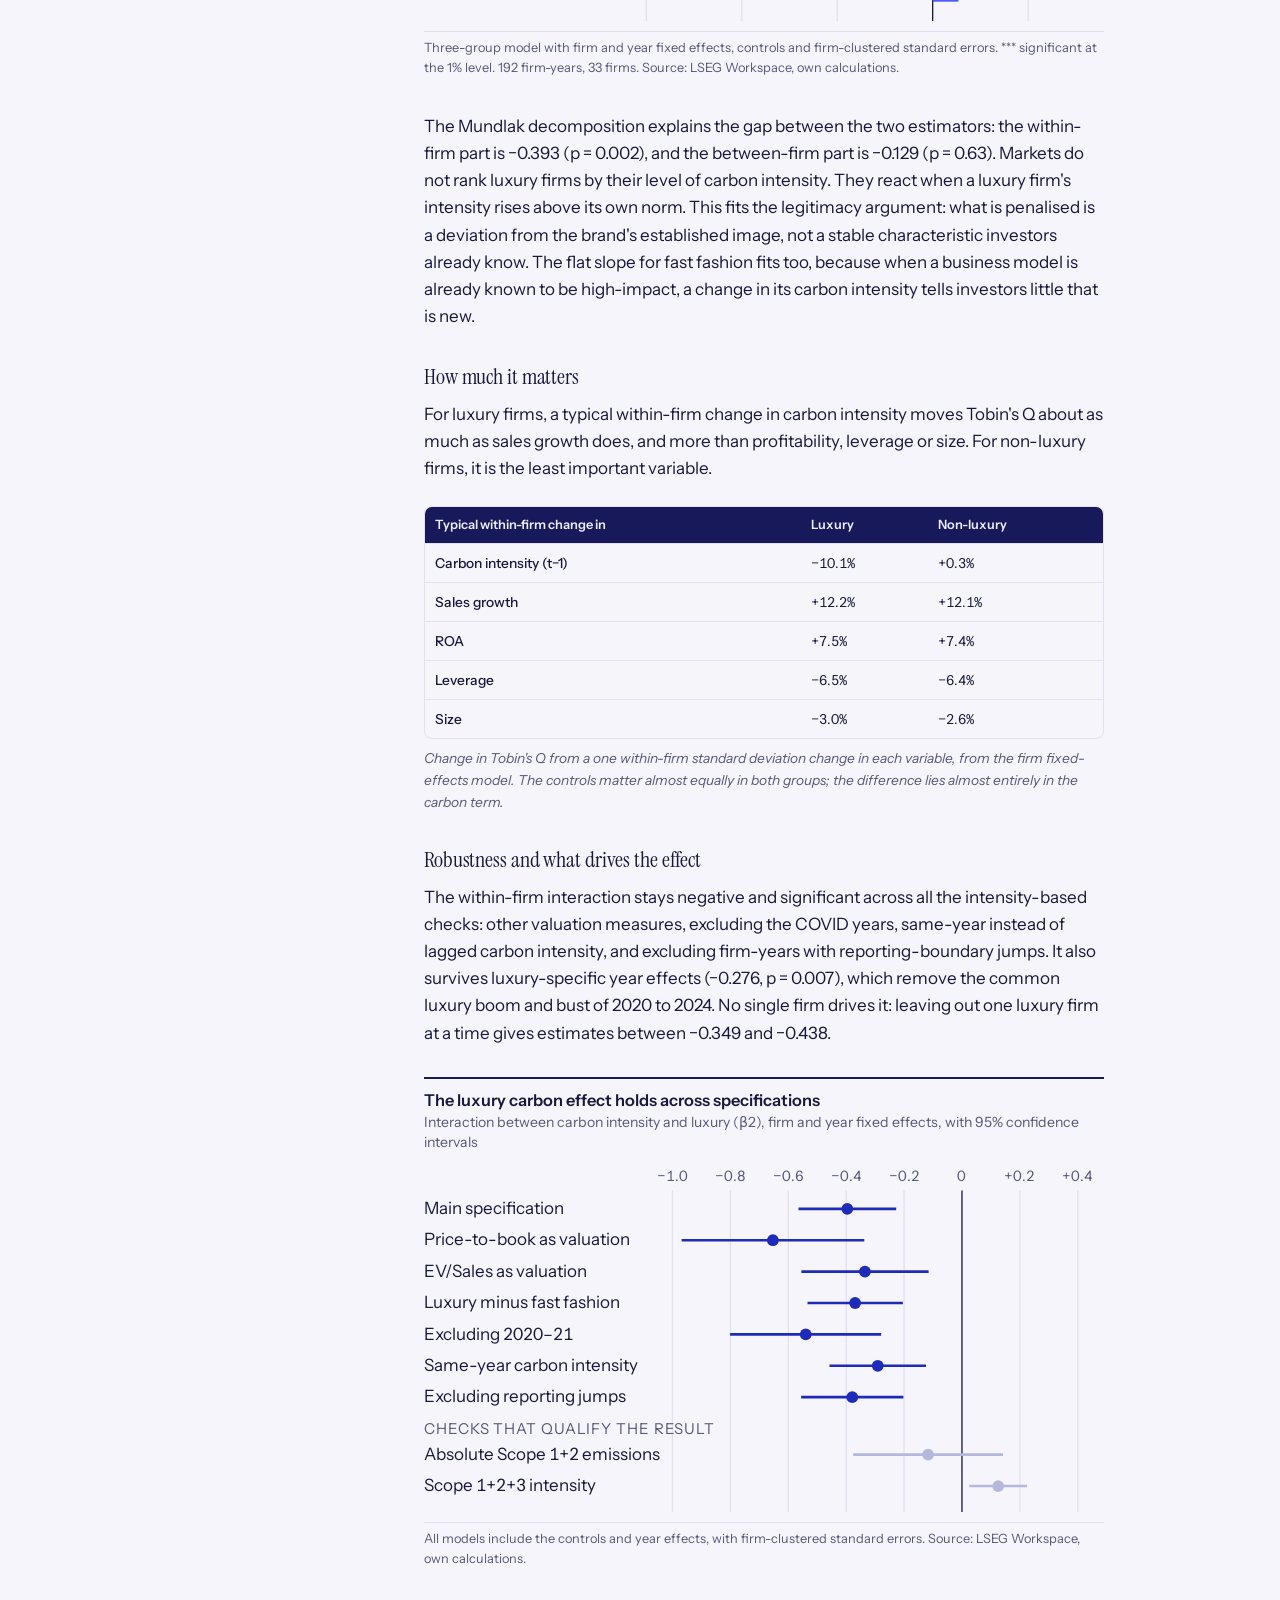
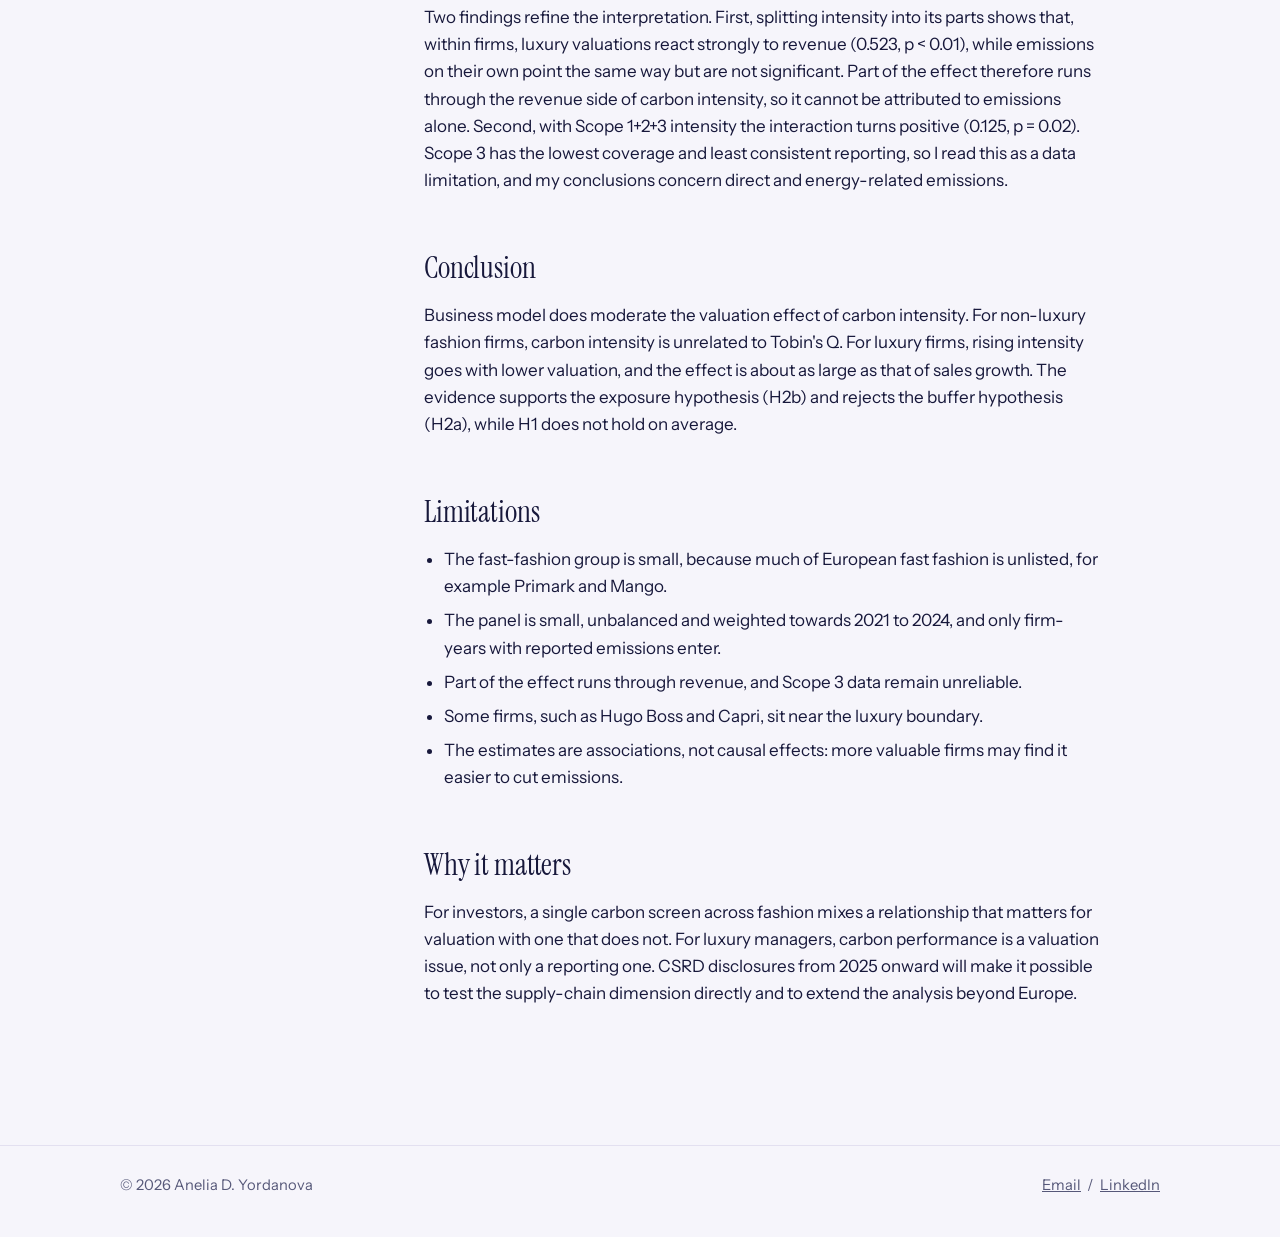
<file: projects/esg-carbon-returns.html>
<!doctype html>
<html lang="en">
<head>
  <meta charset="utf-8">
  <meta name="viewport" content="width=device-width, initial-scale=1">
  <meta name="site-root" content="../">
  <title>Business model, carbon intensity and firm valuation | Anelia D. Yordanova</title>
  <meta name="description" content="Do investors value carbon differently in luxury and non-luxury fashion? A panel study of 33 listed European fashion firms, 2015 to 2024.">
  <link rel="preconnect" href="https://fonts.googleapis.com">
  <link rel="preconnect" href="https://fonts.gstatic.com" crossorigin>
  <link href="https://fonts.googleapis.com/css2?family=Instrument+Sans:wght@400;500;600&family=Instrument+Serif:ital@0;1&family=JetBrains+Mono:wght@400&family=Unbounded:wght@300;500&display=swap" rel="stylesheet">
  <link rel="stylesheet" href="../assets/css/style.css?v=3dddc577">
  <link rel="icon" href="../assets/favicon.svg" type="image/svg+xml">
</head>
<body>

<header class="site-header">
  <nav class="nav" id="nav" aria-label="Main">
      <button type="button" class="nav-today" aria-expanded="false" aria-controls="today-panel"><span class="pulse" aria-hidden="true"></span>This week</button>
      <a href="../index.html">Home</a>
      <a href="../work.html" aria-current="page">Work</a>
      <a href="../blog.html">Blog</a>
      <a href="../lab.html">Finance lab</a>
    </nav>
  <a class="social" href="https://www.linkedin.com/in/anelia-yordanova-572023343" target="_blank" rel="noopener" aria-label="My LinkedIn profile" title="LinkedIn">
    <svg viewBox="0 0 24 24" width="20" height="20" aria-hidden="true"><path fill="currentColor" d="M20.447 20.452h-3.554v-5.569c0-1.328-.027-3.037-1.852-3.037-1.853 0-2.136 1.445-2.136 2.939v5.667H9.351V9h3.414v1.561h.046c.477-.9 1.637-1.85 3.37-1.85 3.601 0 4.267 2.37 4.267 5.455v6.286zM5.337 7.433a2.062 2.062 0 1 1 0-4.125 2.062 2.062 0 0 1 0 4.125zM7.119 20.452H3.555V9h3.564v11.452zM22.225 0H1.771C.792 0 0 .774 0 1.729v20.542C0 23.227.792 24 1.771 24h20.451C23.2 24 24 23.227 24 22.271V1.729C24 .774 23.2 0 22.222 0h.003z"/></svg>
  </a>
</header>

<main>
  <div class="wrap">
    <header class="page-head">
      <a class="back" href="../index.html#work">Back to all work</a>
      <p class="kind">Sustainable finance</p>
      <h1>Business model, carbon intensity and firm valuation</h1>
      <p class="lede">Do investors value carbon differently in luxury and non-luxury fashion? A panel study of 33 listed European fashion firms, 2015 to 2024.</p>
    </header>
    <div class="case">
      <aside class="facts">
        <dl>
          <div><dt>Status</dt><dd><span class="status">Completed, autumn 2026</span></dd></div>
          <div><dt>Context</dt><dd>Term paper, BFIN4015 Sustainable Finance</dd></div>
          <div><dt>Data</dt><dd>LSEG Workspace: 33 listed European fashion firms, 192 firm-years, 2015–2024</dd></div>
          <div><dt>Methods</dt><dd>Panel regressions, firm fixed effects, wild cluster bootstrap, Mundlak decomposition</dd></div>
          <div><dt>Tools</dt><dd>Stata, LSEG Workspace</dd></div>
        </dl>
      </aside>
      <article class="prose">
        <h2>The question</h2>
          <p>Fashion accounts for an estimated 4 to 8% of global greenhouse gas emissions, and EU regulation and investor attention to climate risk are both increasing. Earlier research has mostly asked whether carbon emissions affect firm value across firms and industries. In this paper, I ask whether the answer depends on the business model. Luxury and fast-fashion firms differ in pricing, production volumes and how they earn their revenue, so carbon may matter to their valuations in different ways.</p>
          <blockquote>Does business model moderate the valuation effect of carbon intensity? Evidence from European luxury and non-luxury fashion firms, 2015–2024.</blockquote>

          <h2>Hypotheses</h2>
          <p>Theory points in two directions for luxury firms. Under the resource-based view, a luxury brand creates pricing power, which could let luxury firms pass carbon costs on to customers. Under the natural-resource-based view, environmental conduct becomes part of the brand itself, so rising emissions could damage the very thing luxury valuations rest on.</p>
          <ul>
            <li>H1: carbon intensity is negatively associated with Tobin's Q.</li>
            <li>H2a (buffer): the negative association is weaker for luxury firms than for non-luxury firms.</li>
            <li>H2b (exposure): the negative association is stronger for luxury firms than for non-luxury firms.</li>
          </ul>

          <h2>Data</h2>
          <p>I built the sample from an LSEG Workspace screen of 400 European textile, apparel and retail firms, narrowed to 33 apparel and fashion firms with reported emissions. Luxury firms are those in Deloitte's Global Powers of Luxury Goods ranking. The panel is unbalanced, because emissions reporting spread over time, from 7 firm-years in 2015 to 32 in 2024.</p>
          <figure class="paper-table"><div class="table-scroll"><table>
            <thead><tr><th>Group</th><th>Firms</th><th>Firm-years</th><th>Examples</th></tr></thead>
            <tbody>
              <tr><th scope="row">Luxury</th><td class="num">13</td><td class="num">84</td><td>LVMH, Hermès, Kering, Richemont, Prada, Moncler, Burberry</td></tr>
              <tr><th scope="row">Fast fashion</th><td class="num">5</td><td class="num">35</td><td>Inditex, H&amp;M, LPP, ASOS, Boohoo</td></tr>
              <tr><th scope="row">Premium / mass-market</th><td class="num">15</td><td class="num">73</td><td>Hugo Boss, Zalando, Next, Marimekko, Geox</td></tr>
              <tr><th scope="row">Total</th><td class="num">33</td><td class="num">192</td><td>10 countries</td></tr>
            </tbody></table></div>
            <figcaption>Estimation sample. Non-luxury = fast fashion + premium / mass-market.</figcaption></figure>
          <p>Valuation is measured with Tobin's Q, which captures intangible value such as brand equity. Carbon intensity is Scope 1 and 2 emissions per million euros of revenue, lagged one year because emissions are published months after the year ends. Controls are size, leverage, profitability (ROA) and sales growth, plus year effects.</p>
          <p>The raw comparison already hints at the answer. Luxury firms are valued higher (Q of 3.05 against 2.35), and their carbon intensity is about 40% lower (8.2 against 14.4 tonnes per million euros). Their absolute emissions, however, are not significantly different. Much of the intensity gap reflects luxury's higher revenue per unit rather than cleaner production.</p>

          <h2>Method</h2>
          <p>I regress ln Tobin's Q on lagged ln carbon intensity, an interaction with a luxury dummy, the controls and year effects:</p>
        <pre><code>ln(Q_it) = α + β1·CI_i,t−1 + β2·(CI_i,t−1 × Luxury_i) + β3·Luxury_i + γ′X_it + δ_t + μ_i + ε_it</code></pre>
          <p>β1 is the carbon slope for non-luxury firms, and β2 answers the research question: H2a predicts β2 &gt; 0, H2b predicts β2 &lt; 0. I estimate the model in two ways. Pooled OLS compares firms with each other. Firm fixed effects compare each firm with itself over time, removing stable differences such as brand heritage or country. Standard errors are clustered by firm, and because 33 clusters is few, I also report wild cluster bootstrap p-values. A Mundlak decomposition then separates the within-firm and between-firm parts of the effect.</p>

          <h2>Results</h2>
          <h3>No average carbon effect</h3>
          <p>Across all firms, carbon intensity is unrelated to valuation (−0.002, p = 0.97), so H1 is not supported. This matches recent work showing that, with reported, revenue-scaled emissions, the average relation is weak. An average across business models can hide an effect that exists in only one of them.</p>

          <h3>Carbon matters for luxury firms, within firms</h3>
          <p>Once the slope can differ between business models, the picture changes. For non-luxury firms it is flat. For luxury firms it is clearly negative, which supports H2b over H2a: pricing power does not shield luxury valuations. The evidence is strongest within firms (interaction −0.396, p &lt; 0.001, bootstrap p = 0.003), with a luxury slope of −0.389. A 10% rise in a luxury firm's carbon intensity goes with a 3.6% lower Tobin's Q. Between firms, the interaction is only marginal (−0.244, p = 0.063).</p>
          <figure class="post-chart chart-plain">
            <p class="chart-title">Only luxury valuations fall when carbon intensity rises</p>
            <p class="chart-sub">Within-firm carbon slope by business model, elasticity of Tobin's Q to lagged carbon intensity, with 95% confidence intervals</p>
            <svg viewBox="0 0 520 118" role="img" aria-label="Within-firm carbon slope by business model with 95% confidence intervals" style="font-variant-numeric:tabular-nums"><line x1="170.0" x2="170.0" y1="18" y2="118" stroke="var(--line)"/><line x1="243.0" x2="243.0" y1="18" y2="118" stroke="var(--line)"/><line x1="316.0" x2="316.0" y1="18" y2="118" stroke="var(--line)"/><line x1="389.0" x2="389.0" y1="18" y2="118" stroke="var(--ink)"/><line x1="462.0" x2="462.0" y1="18" y2="118" stroke="var(--line)"/><text x="170.0" y="11" text-anchor="middle" font-size="11" fill="var(--ink-soft)">−0.6</text><text x="243.0" y="11" text-anchor="middle" font-size="11" fill="var(--ink-soft)">−0.4</text><text x="316.0" y="11" text-anchor="middle" font-size="11" fill="var(--ink-soft)">−0.2</text><text x="389.0" y="11" text-anchor="middle" font-size="11" fill="var(--ink-soft)">0</text><text x="462.0" y="11" text-anchor="middle" font-size="11" fill="var(--ink-soft)">+0.2</text><text x="0" y="39" font-size="13.5" fill="var(--ink)">Luxury</text><rect x="246.3" y="27" width="142.7" height="16" fill="#1e2bb8"/><line x1="179.8" x2="312.8" y1="35" y2="35" stroke="var(--ink)" stroke-width="1.2"/><line x1="179.8" x2="179.8" y1="31" y2="39" stroke="var(--ink)" stroke-width="1.2"/><line x1="312.8" x2="312.8" y1="31" y2="39" stroke="var(--ink)" stroke-width="1.2"/><text x="395.0" y="39" font-size="12.5" fill="var(--ink)">−0.39***</text><text x="0" y="69" font-size="13.5" fill="var(--ink)">Fast fashion</text><rect x="380.6" y="57" width="8.4" height="16" fill="#4c5bff"/><line x1="351.3" x2="409.9" y1="65" y2="65" stroke="var(--ink)" stroke-width="1.2"/><line x1="351.3" x2="351.3" y1="61" y2="69" stroke="var(--ink)" stroke-width="1.2"/><line x1="409.9" x2="409.9" y1="61" y2="69" stroke="var(--ink)" stroke-width="1.2"/><text x="415.9" y="69" font-size="12.5" fill="var(--ink)">−0.02</text><text x="0" y="99" font-size="13.5" fill="var(--ink)">Premium / mass-market</text><rect x="389.0" y="87" width="19.7" height="16" fill="#4c5bff"/><line x1="371.5" x2="445.9" y1="95" y2="95" stroke="var(--ink)" stroke-width="1.2"/><line x1="371.5" x2="371.5" y1="91" y2="99" stroke="var(--ink)" stroke-width="1.2"/><line x1="445.9" x2="445.9" y1="91" y2="99" stroke="var(--ink)" stroke-width="1.2"/><text x="451.9" y="99" font-size="12.5" fill="var(--ink)">+0.05</text></svg>
            <figcaption>Three-group model with firm and year fixed effects, controls and firm-clustered standard errors. *** significant at the 1% level. 192 firm-years, 33 firms. Source: LSEG Workspace, own calculations.</figcaption>
          </figure>
          <p>The Mundlak decomposition explains the gap between the two estimators: the within-firm part is −0.393 (p = 0.002), and the between-firm part is −0.129 (p = 0.63). Markets do not rank luxury firms by their level of carbon intensity. They react when a luxury firm's intensity rises above its own norm. This fits the legitimacy argument: what is penalised is a deviation from the brand's established image, not a stable characteristic investors already know. The flat slope for fast fashion fits too, because when a business model is already known to be high-impact, a change in its carbon intensity tells investors little that is new.</p>

          <h3>How much it matters</h3>
          <p>For luxury firms, a typical within-firm change in carbon intensity moves Tobin's Q about as much as sales growth does, and more than profitability, leverage or size. For non-luxury firms, it is the least important variable.</p>
          <figure class="paper-table"><div class="table-scroll"><table>
            <thead><tr><th>Typical within-firm change in</th><th>Luxury</th><th>Non-luxury</th></tr></thead>
            <tbody>
              <tr><th scope="row">Carbon intensity (t−1)</th><td class="num">−10.1%</td><td class="num">+0.3%</td></tr>
              <tr><th scope="row">Sales growth</th><td class="num">+12.2%</td><td class="num">+12.1%</td></tr>
              <tr><th scope="row">ROA</th><td class="num">+7.5%</td><td class="num">+7.4%</td></tr>
              <tr><th scope="row">Leverage</th><td class="num">−6.5%</td><td class="num">−6.4%</td></tr>
              <tr><th scope="row">Size</th><td class="num">−3.0%</td><td class="num">−2.6%</td></tr>
            </tbody></table></div>
            <figcaption>Change in Tobin's Q from a one within-firm standard deviation change in each variable, from the firm fixed-effects model. The controls matter almost equally in both groups; the difference lies almost entirely in the carbon term.</figcaption></figure>

          <h3>Robustness and what drives the effect</h3>
          <p>The within-firm interaction stays negative and significant across all the intensity-based checks: other valuation measures, excluding the COVID years, same-year instead of lagged carbon intensity, and excluding firm-years with reporting-boundary jumps. It also survives luxury-specific year effects (−0.276, p = 0.007), which remove the common luxury boom and bust of 2020 to 2024. No single firm drives it: leaving out one luxury firm at a time gives estimates between −0.349 and −0.438.</p>
          <figure class="post-chart chart-plain">
            <p class="chart-title">The luxury carbon effect holds across specifications</p>
            <p class="chart-sub">Interaction between carbon intensity and luxury (β2), firm and year fixed effects, with 95% confidence intervals</p>
            <svg viewBox="0 0 520 264" role="img" aria-label="Robustness of the within-firm interaction between carbon intensity and luxury, estimates with 95% confidence intervals" style="font-variant-numeric:tabular-nums"><line x1="190.0" x2="190.0" y1="18" y2="264" stroke="var(--line)"/><text x="190.0" y="11" text-anchor="middle" font-size="11" fill="var(--ink-soft)">−1.0</text><line x1="234.3" x2="234.3" y1="18" y2="264" stroke="var(--line)"/><text x="234.3" y="11" text-anchor="middle" font-size="11" fill="var(--ink-soft)">−0.8</text><line x1="278.6" x2="278.6" y1="18" y2="264" stroke="var(--line)"/><text x="278.6" y="11" text-anchor="middle" font-size="11" fill="var(--ink-soft)">−0.6</text><line x1="322.9" x2="322.9" y1="18" y2="264" stroke="var(--line)"/><text x="322.9" y="11" text-anchor="middle" font-size="11" fill="var(--ink-soft)">−0.4</text><line x1="367.1" x2="367.1" y1="18" y2="264" stroke="var(--line)"/><text x="367.1" y="11" text-anchor="middle" font-size="11" fill="var(--ink-soft)">−0.2</text><line x1="411.4" x2="411.4" y1="18" y2="264" stroke="var(--ink)"/><text x="411.4" y="11" text-anchor="middle" font-size="11" fill="var(--ink-soft)">0</text><line x1="455.7" x2="455.7" y1="18" y2="264" stroke="var(--line)"/><text x="455.7" y="11" text-anchor="middle" font-size="11" fill="var(--ink-soft)">+0.2</text><line x1="500.0" x2="500.0" y1="18" y2="264" stroke="var(--line)"/><text x="500.0" y="11" text-anchor="middle" font-size="11" fill="var(--ink-soft)">+0.4</text><text x="0" y="36" font-size="13" fill="var(--ink)">Main specification</text><line x1="286.4" x2="361.1" y1="32" y2="32" stroke="#1e2bb8" stroke-width="2"/><circle cx="323.7" cy="32" r="4.5" fill="#1e2bb8"/><text x="0" y="60" font-size="13" fill="var(--ink)">Price-to-book as valuation</text><line x1="197.0" x2="336.7" y1="56" y2="56" stroke="#1e2bb8" stroke-width="2"/><circle cx="266.8" cy="56" r="4.5" fill="#1e2bb8"/><text x="0" y="84" font-size="13" fill="var(--ink)">EV/Sales as valuation</text><line x1="288.6" x2="385.9" y1="80" y2="80" stroke="#1e2bb8" stroke-width="2"/><circle cx="337.2" cy="80" r="4.5" fill="#1e2bb8"/><text x="0" y="108" font-size="13" fill="var(--ink)">Luxury minus fast fashion</text><line x1="293.3" x2="366.2" y1="104" y2="104" stroke="#1e2bb8" stroke-width="2"/><circle cx="329.7" cy="104" r="4.5" fill="#1e2bb8"/><text x="0" y="132" font-size="13" fill="var(--ink)">Excluding 2020–21</text><line x1="234.1" x2="349.6" y1="128" y2="128" stroke="#1e2bb8" stroke-width="2"/><circle cx="291.9" cy="128" r="4.5" fill="#1e2bb8"/><text x="0" y="156" font-size="13" fill="var(--ink)">Same-year carbon intensity</text><line x1="310.1" x2="383.9" y1="152" y2="152" stroke="#1e2bb8" stroke-width="2"/><circle cx="347.0" cy="152" r="4.5" fill="#1e2bb8"/><text x="0" y="180" font-size="13" fill="var(--ink)">Excluding reporting jumps</text><line x1="288.4" x2="366.6" y1="176" y2="176" stroke="#1e2bb8" stroke-width="2"/><circle cx="327.5" cy="176" r="4.5" fill="#1e2bb8"/><text x="0" y="204" font-size="11.5" letter-spacing=".06em" fill="var(--ink-soft)">CHECKS THAT QUALIFY THE RESULT</text><text x="0" y="224" font-size="13" fill="var(--ink)">Absolute Scope 1+2 emissions</text><line x1="328.2" x2="442.8" y1="220" y2="220" stroke="#b4b9dc" stroke-width="2"/><circle cx="385.5" cy="220" r="4.5" fill="#b4b9dc"/><text x="0" y="248" font-size="13" fill="var(--ink)">Scope 1+2+3 intensity</text><line x1="417.0" x2="461.2" y1="244" y2="244" stroke="#b4b9dc" stroke-width="2"/><circle cx="439.1" cy="244" r="4.5" fill="#b4b9dc"/></svg>
            <figcaption>All models include the controls and year effects, with firm-clustered standard errors. Source: LSEG Workspace, own calculations.</figcaption>
          </figure>
          <p>Two findings refine the interpretation. First, splitting intensity into its parts shows that, within firms, luxury valuations react strongly to revenue (0.523, p &lt; 0.01), while emissions on their own point the same way but are not significant. Part of the effect therefore runs through the revenue side of carbon intensity, so it cannot be attributed to emissions alone. Second, with Scope 1+2+3 intensity the interaction turns positive (0.125, p = 0.02). Scope 3 has the lowest coverage and least consistent reporting, so I read this as a data limitation, and my conclusions concern direct and energy-related emissions.</p>

          <h2>Conclusion</h2>
          <p>Business model does moderate the valuation effect of carbon intensity. For non-luxury fashion firms, carbon intensity is unrelated to Tobin's Q. For luxury firms, rising intensity goes with lower valuation, and the effect is about as large as that of sales growth. The evidence supports the exposure hypothesis (H2b) and rejects the buffer hypothesis (H2a), while H1 does not hold on average.</p>

          <h2>Limitations</h2>
          <ul>
            <li>The fast-fashion group is small, because much of European fast fashion is unlisted, for example Primark and Mango.</li>
            <li>The panel is small, unbalanced and weighted towards 2021 to 2024, and only firm-years with reported emissions enter.</li>
            <li>Part of the effect runs through revenue, and Scope 3 data remain unreliable.</li>
            <li>Some firms, such as Hugo Boss and Capri, sit near the luxury boundary.</li>
            <li>The estimates are associations, not causal effects: more valuable firms may find it easier to cut emissions.</li>
          </ul>

          <h2>Why it matters</h2>
          <p>For investors, a single carbon screen across fashion mixes a relationship that matters for valuation with one that does not. For luxury managers, carbon performance is a valuation issue, not only a reporting one. CSRD disclosures from 2025 onward will make it possible to test the supply-chain dimension directly and to extend the analysis beyond Europe.</p>
      </article>
    </div>
  </div>
</main>

<footer class="site-footer">
  <div class="wrap">
    <span>© <span data-year></span> Anelia D. Yordanova</span>
    <span><a href="mailto:anelia1470@gmail.com">Email</a> &nbsp;/&nbsp; <a href="https://www.linkedin.com/in/anelia-yordanova-572023343" target="_blank" rel="noopener">LinkedIn</a></span>
  </div>
</footer>

<script src="../assets/js/today.js?v=f038cd8c"></script>
<script src="../assets/js/main.js?v=d824ad07"></script>
</body>
</html>
</file>
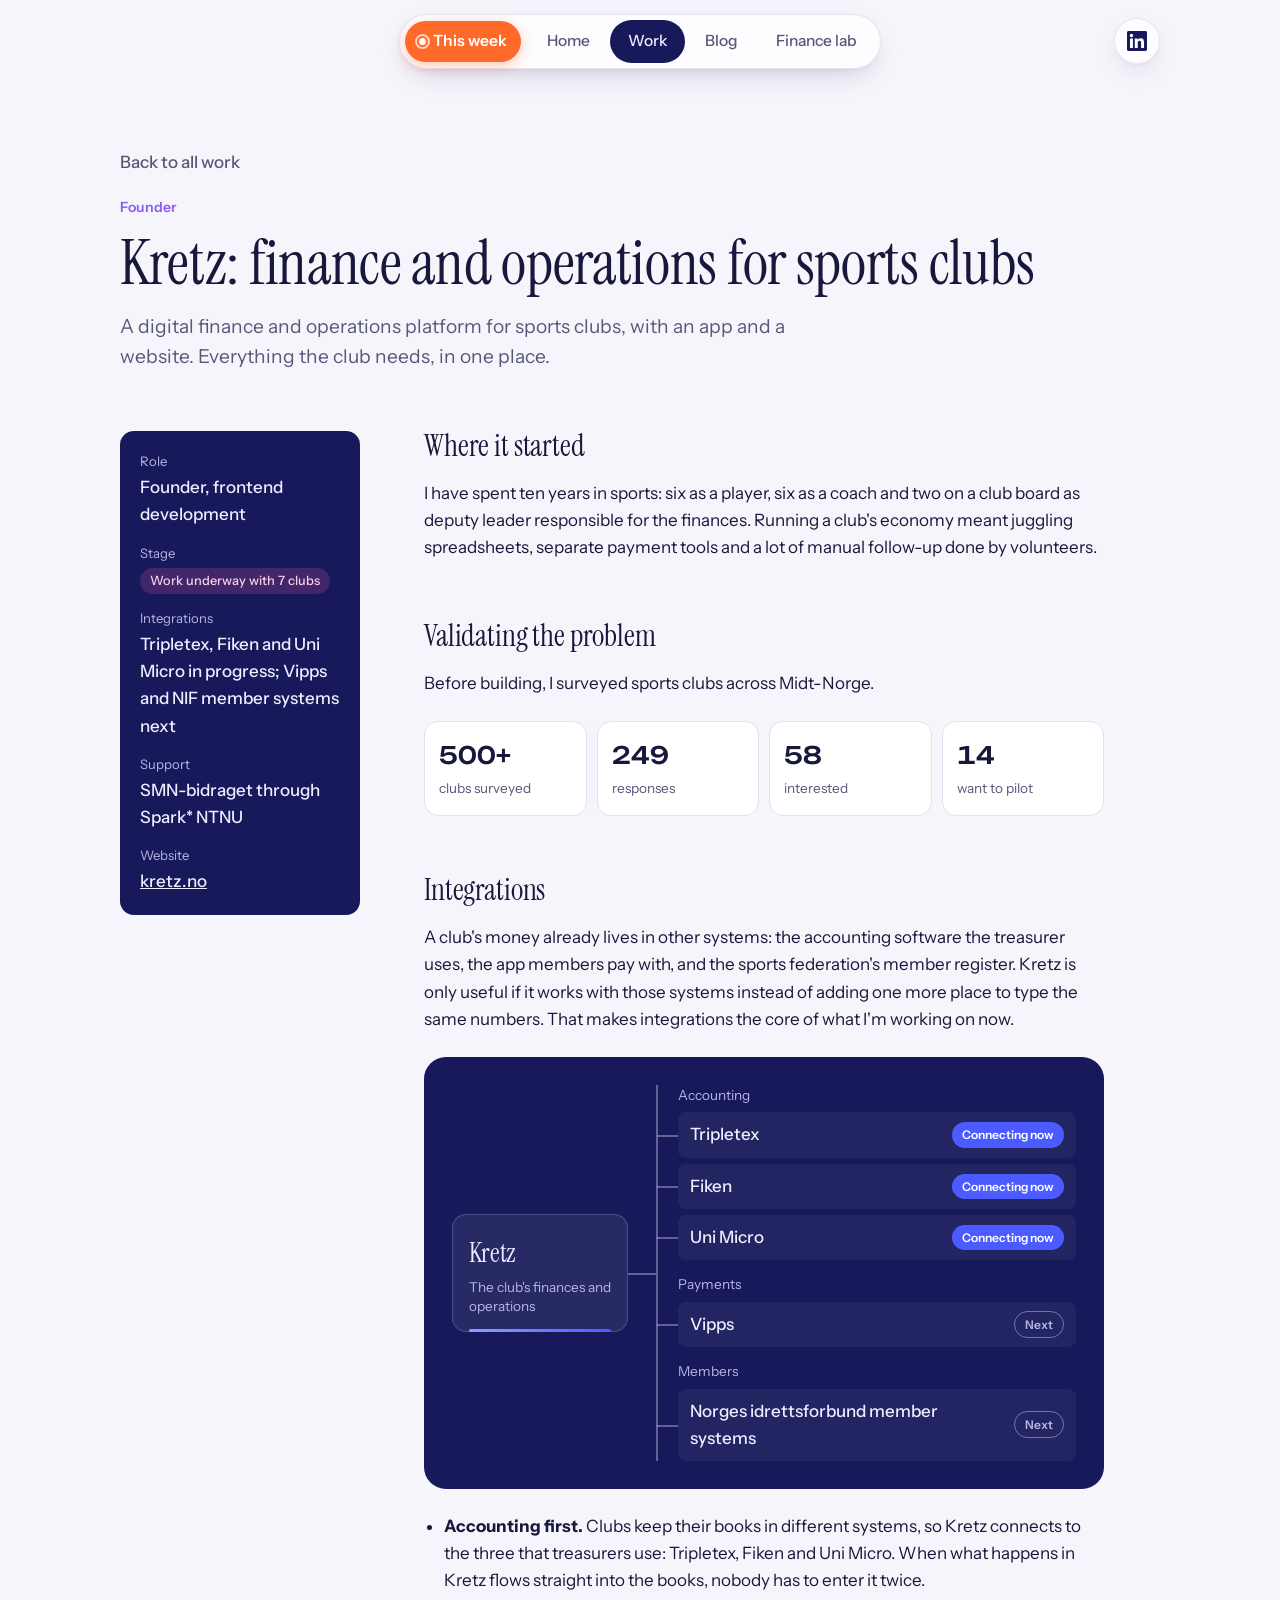
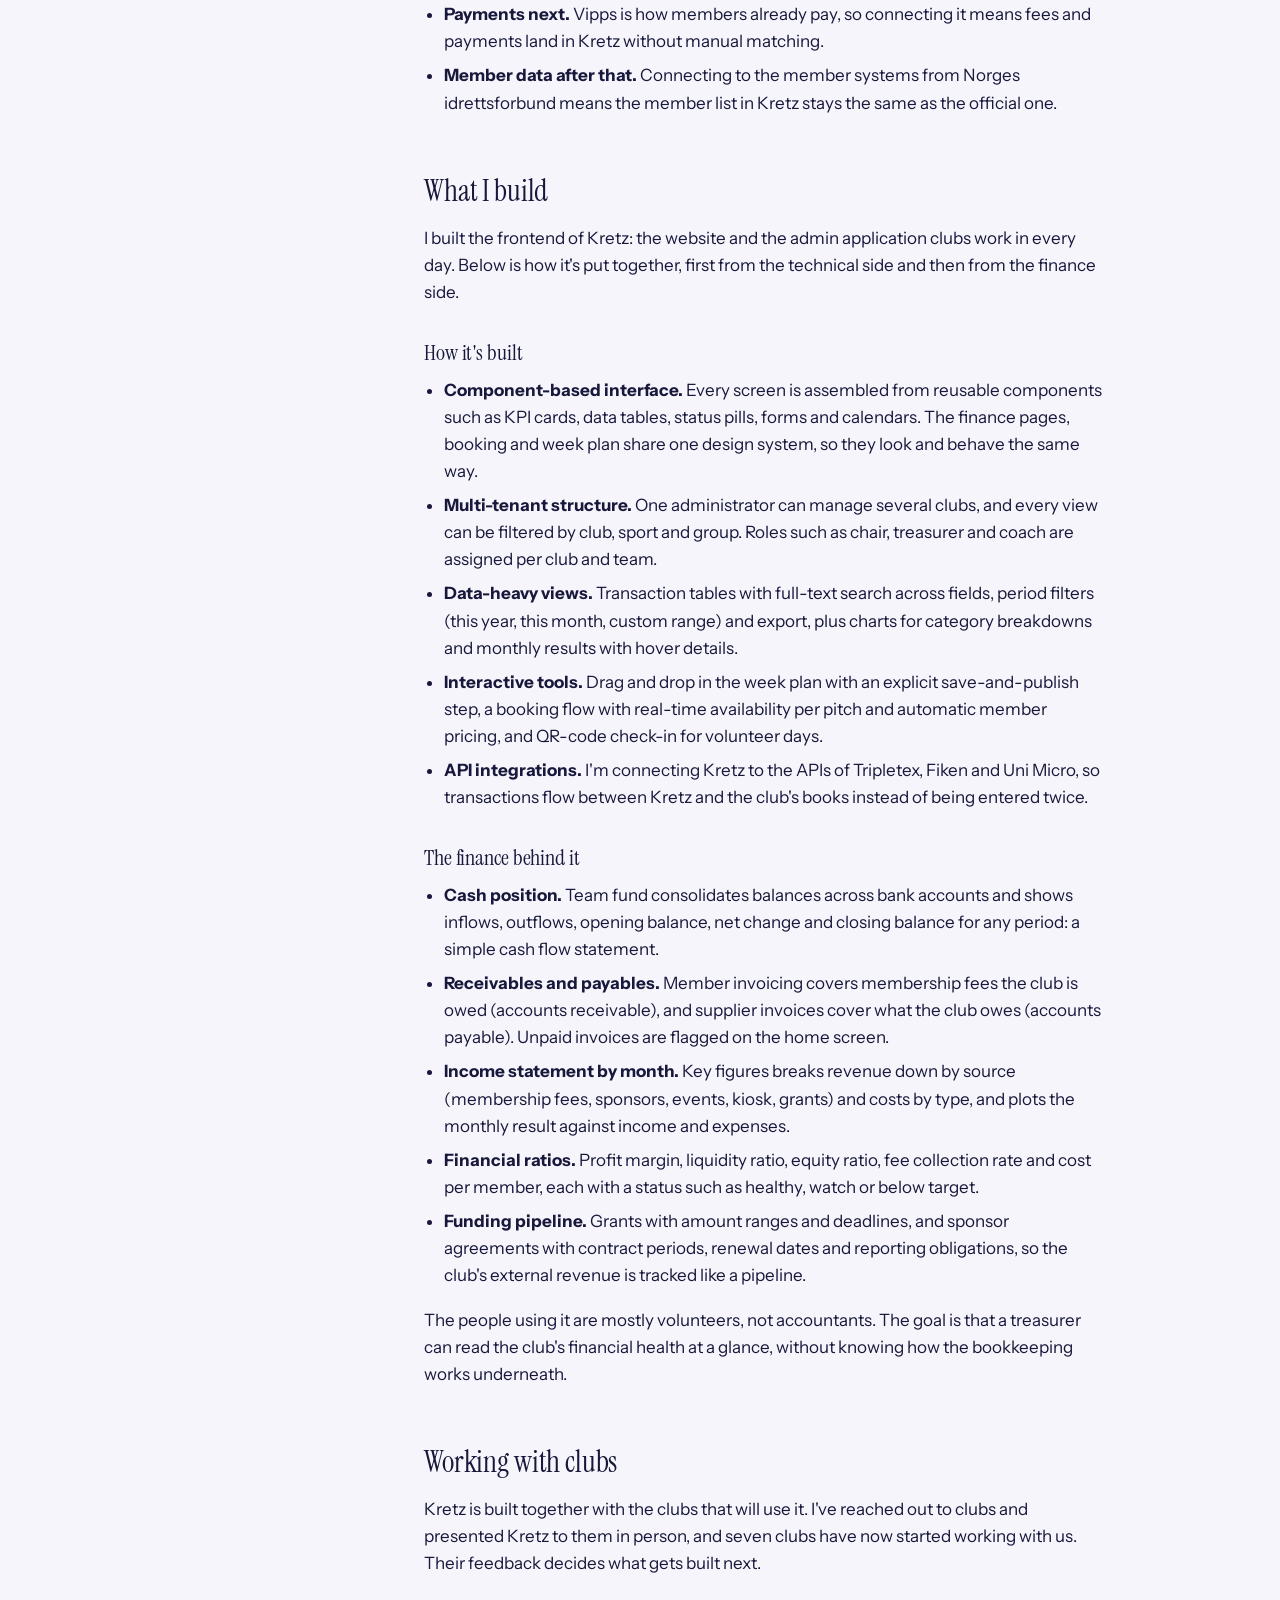
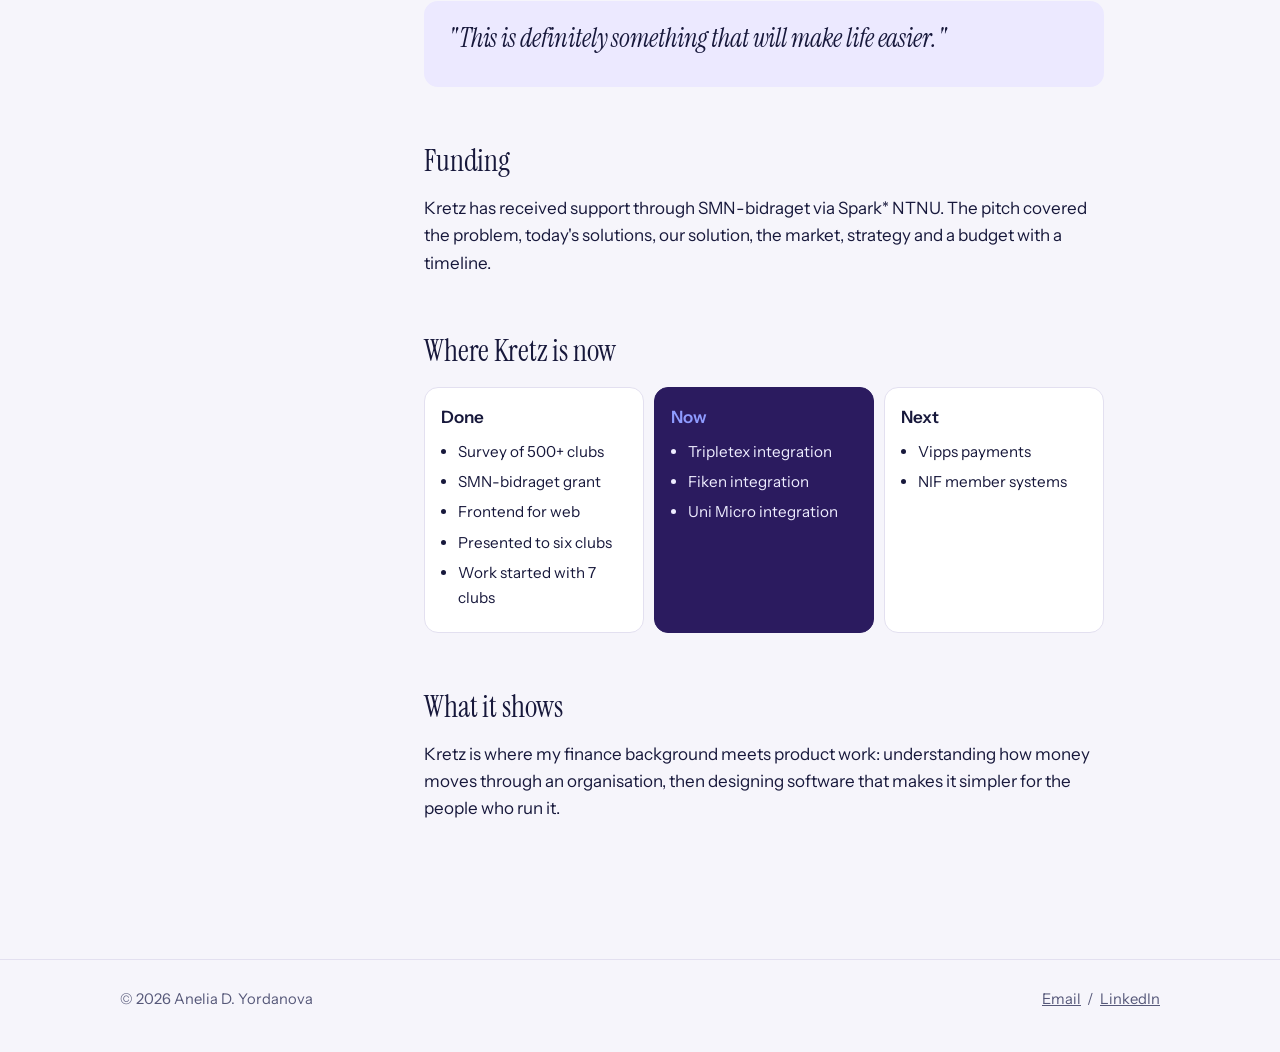
<file: projects/kretz.html>
<!doctype html>
<html lang="en">
<head>
  <meta charset="utf-8">
  <meta name="viewport" content="width=device-width, initial-scale=1">
  <meta name="site-root" content="../">
  <title>Kretz: finance and operations for sports clubs | Anelia D. Yordanova</title>
  <meta name="description" content="A digital finance and operations platform for sports clubs, with an app and a website. Everything the club needs, in one place.">
  <link rel="preconnect" href="https://fonts.googleapis.com">
  <link rel="preconnect" href="https://fonts.gstatic.com" crossorigin>
  <link href="https://fonts.googleapis.com/css2?family=Instrument+Sans:wght@400;500;600&family=Instrument+Serif:ital@0;1&family=JetBrains+Mono:wght@400&family=Unbounded:wght@300;500&display=swap" rel="stylesheet">
  <link rel="stylesheet" href="../assets/css/style.css?v=3dddc577">
  <link rel="icon" href="../assets/favicon.svg" type="image/svg+xml">
</head>
<body>

<header class="site-header">
  <nav class="nav" id="nav" aria-label="Main">
      <button type="button" class="nav-today" aria-expanded="false" aria-controls="today-panel"><span class="pulse" aria-hidden="true"></span>This week</button>
      <a href="../index.html">Home</a>
      <a href="../work.html" aria-current="page">Work</a>
      <a href="../blog.html">Blog</a>
      <a href="../lab.html">Finance lab</a>
    </nav>
  <a class="social" href="https://www.linkedin.com/in/anelia-yordanova-572023343" target="_blank" rel="noopener" aria-label="My LinkedIn profile" title="LinkedIn">
    <svg viewBox="0 0 24 24" width="20" height="20" aria-hidden="true"><path fill="currentColor" d="M20.447 20.452h-3.554v-5.569c0-1.328-.027-3.037-1.852-3.037-1.853 0-2.136 1.445-2.136 2.939v5.667H9.351V9h3.414v1.561h.046c.477-.9 1.637-1.85 3.37-1.85 3.601 0 4.267 2.37 4.267 5.455v6.286zM5.337 7.433a2.062 2.062 0 1 1 0-4.125 2.062 2.062 0 0 1 0 4.125zM7.119 20.452H3.555V9h3.564v11.452zM22.225 0H1.771C.792 0 0 .774 0 1.729v20.542C0 23.227.792 24 1.771 24h20.451C23.2 24 24 23.227 24 22.271V1.729C24 .774 23.2 0 22.222 0h.003z"/></svg>
  </a>
</header>

<main>
  <div class="wrap">
    <header class="page-head">
      <a class="back" href="../index.html#work">Back to all work</a>
      <p class="kind">Founder</p>
      <h1>Kretz: finance and operations for sports clubs</h1>
      <p class="lede">A digital finance and operations platform for sports clubs, with an app and a website. Everything the club needs, in one place.</p>
    </header>
    <div class="case">
      <aside class="facts">
        <dl>
          <div><dt>Role</dt><dd>Founder, frontend development</dd></div>
          <div><dt>Stage</dt><dd><span class="status">Work underway with 7 clubs</span></dd></div>
          <div><dt>Integrations</dt><dd>Tripletex, Fiken and Uni Micro in progress; Vipps and NIF member systems next</dd></div>
          <div><dt>Support</dt><dd>SMN-bidraget through Spark* NTNU</dd></div>
          <div><dt>Website</dt><dd><a href="https://kretz.no" target="_blank" rel="noopener" style="color:inherit">kretz.no</a></dd></div>
        </dl>
      </aside>
      <article class="prose">
        <h2>Where it started</h2>
        <p>I have spent ten years in sports: six as a player, six as a coach and two on a club board as deputy leader responsible for the finances. Running a club's economy meant juggling spreadsheets, separate payment tools and a lot of manual follow-up done by volunteers.</p>

        <h2>Validating the problem</h2>
        <p>Before building, I surveyed sports clubs across Midt-Norge.</p>
        <div class="stat-row">
          <div class="stat"><b>500+</b><span>clubs surveyed</span></div>
          <div class="stat"><b>249</b><span>responses</span></div>
          <div class="stat"><b>58</b><span>interested</span></div>
          <div class="stat"><b>14</b><span>want to pilot</span></div>
        </div>

        <h2>Integrations</h2>
        <p>A club's money already lives in other systems: the accounting software the treasurer uses, the app members pay with, and the sports federation's member register. Kretz is only useful if it works with those systems instead of adding one more place to type the same numbers. That makes integrations the core of what I'm working on now.</p>

        <div class="integrations" role="figure" aria-label="Kretz connects to accounting systems now, and to payments and member systems next">
          <div class="int-hub">
            <span class="int-hub-name">Kretz</span>
            <span class="int-hub-sub">The club's finances and operations</span>
          </div>
          <div class="int-groups">
            <div class="int-group">
              <p class="int-group-title">Accounting</p>
              <ul>
                <li><span>Tripletex</span><span class="pill pill-now">Connecting now</span></li>
                <li><span>Fiken</span><span class="pill pill-now">Connecting now</span></li>
                <li><span>Uni Micro</span><span class="pill pill-now">Connecting now</span></li>
              </ul>
            </div>
            <div class="int-group">
              <p class="int-group-title">Payments</p>
              <ul>
                <li><span>Vipps</span><span class="pill pill-next">Next</span></li>
              </ul>
            </div>
            <div class="int-group">
              <p class="int-group-title">Members</p>
              <ul>
                <li><span>Norges idrettsforbund member systems</span><span class="pill pill-next">Next</span></li>
              </ul>
            </div>
          </div>
        </div>

        <ul>
          <li><strong>Accounting first.</strong> Clubs keep their books in different systems, so Kretz connects to the three that treasurers use: Tripletex, Fiken and Uni Micro. When what happens in Kretz flows straight into the books, nobody has to enter it twice.</li>
          <li><strong>Payments next.</strong> Vipps is how members already pay, so connecting it means fees and payments land in Kretz without manual matching.</li>
          <li><strong>Member data after that.</strong> Connecting to the member systems from Norges idrettsforbund means the member list in Kretz stays the same as the official one.</li>
        </ul>

        <h2>What I build</h2>
        <p>I built the frontend of Kretz: the website and the admin application clubs work in every day. Below is how it's put together, first from the technical side and then from the finance side.</p>

        <h3>How it's built</h3>
        <ul>
          <li><strong>Component-based interface.</strong> Every screen is assembled from reusable components such as KPI cards, data tables, status pills, forms and calendars. The finance pages, booking and week plan share one design system, so they look and behave the same way.</li>
          <li><strong>Multi-tenant structure.</strong> One administrator can manage several clubs, and every view can be filtered by club, sport and group. Roles such as chair, treasurer and coach are assigned per club and team.</li>
          <li><strong>Data-heavy views.</strong> Transaction tables with full-text search across fields, period filters (this year, this month, custom range) and export, plus charts for category breakdowns and monthly results with hover details.</li>
          <li><strong>Interactive tools.</strong> Drag and drop in the week plan with an explicit save-and-publish step, a booking flow with real-time availability per pitch and automatic member pricing, and QR-code check-in for volunteer days.</li>
          <li><strong>API integrations.</strong> I'm connecting Kretz to the APIs of Tripletex, Fiken and Uni Micro, so transactions flow between Kretz and the club's books instead of being entered twice.</li>
        </ul>

        <h3>The finance behind it</h3>
        <ul>
          <li><strong>Cash position.</strong> Team fund consolidates balances across bank accounts and shows inflows, outflows, opening balance, net change and closing balance for any period: a simple cash flow statement.</li>
          <li><strong>Receivables and payables.</strong> Member invoicing covers membership fees the club is owed (accounts receivable), and supplier invoices cover what the club owes (accounts payable). Unpaid invoices are flagged on the home screen.</li>
          <li><strong>Income statement by month.</strong> Key figures breaks revenue down by source (membership fees, sponsors, events, kiosk, grants) and costs by type, and plots the monthly result against income and expenses.</li>
          <li><strong>Financial ratios.</strong> Profit margin, liquidity ratio, equity ratio, fee collection rate and cost per member, each with a status such as healthy, watch or below target.</li>
          <li><strong>Funding pipeline.</strong> Grants with amount ranges and deadlines, and sponsor agreements with contract periods, renewal dates and reporting obligations, so the club's external revenue is tracked like a pipeline.</li>
        </ul>
        <p>The people using it are mostly volunteers, not accountants. The goal is that a treasurer can read the club's financial health at a glance, without knowing how the bookkeeping works underneath.</p>

        <h2>Working with clubs</h2>
        <p>Kretz is built together with the clubs that will use it. I've reached out to clubs and presented Kretz to them in person, and seven clubs have now started working with us. Their feedback decides what gets built next.</p>
        <blockquote class="quote">
          <p>"This is definitely something that will make life easier."</p>
        </blockquote>

        <h2>Funding</h2>
        <p>Kretz has received support through SMN-bidraget via Spark* NTNU. The pitch covered the problem, today's solutions, our solution, the market, strategy and a budget with a timeline.</p>

        <h2>Where Kretz is now</h2>
        <div class="progress">
          <div class="progress-col">
            <p class="progress-title">Done</p>
            <ul>
              <li>Survey of 500+ clubs</li>
              <li>SMN-bidraget grant</li>
              <li>Frontend for web</li>
              <li>Presented to six clubs</li>
              <li>Work started with 7 clubs</li>
            </ul>
          </div>
          <div class="progress-col progress-now">
            <p class="progress-title">Now</p>
            <ul>
              <li>Tripletex integration</li>
              <li>Fiken integration</li>
              <li>Uni Micro integration</li>
            </ul>
          </div>
          <div class="progress-col">
            <p class="progress-title">Next</p>
            <ul>
              <li>Vipps payments</li>
              <li>NIF member systems</li>
            </ul>
          </div>
        </div>

        <h2>What it shows</h2>
        <p>Kretz is where my finance background meets product work: understanding how money moves through an organisation, then designing software that makes it simpler for the people who run it.</p>
      </article>
    </div>
  </div>
</main>

<footer class="site-footer">
  <div class="wrap">
    <span>© <span data-year></span> Anelia D. Yordanova</span>
    <span><a href="mailto:anelia1470@gmail.com">Email</a> &nbsp;/&nbsp; <a href="https://www.linkedin.com/in/anelia-yordanova-572023343" target="_blank" rel="noopener">LinkedIn</a></span>
  </div>
</footer>

<script src="../assets/js/today.js?v=f038cd8c"></script>
<script src="../assets/js/main.js?v=d824ad07"></script>
</body>
</html>
</file>
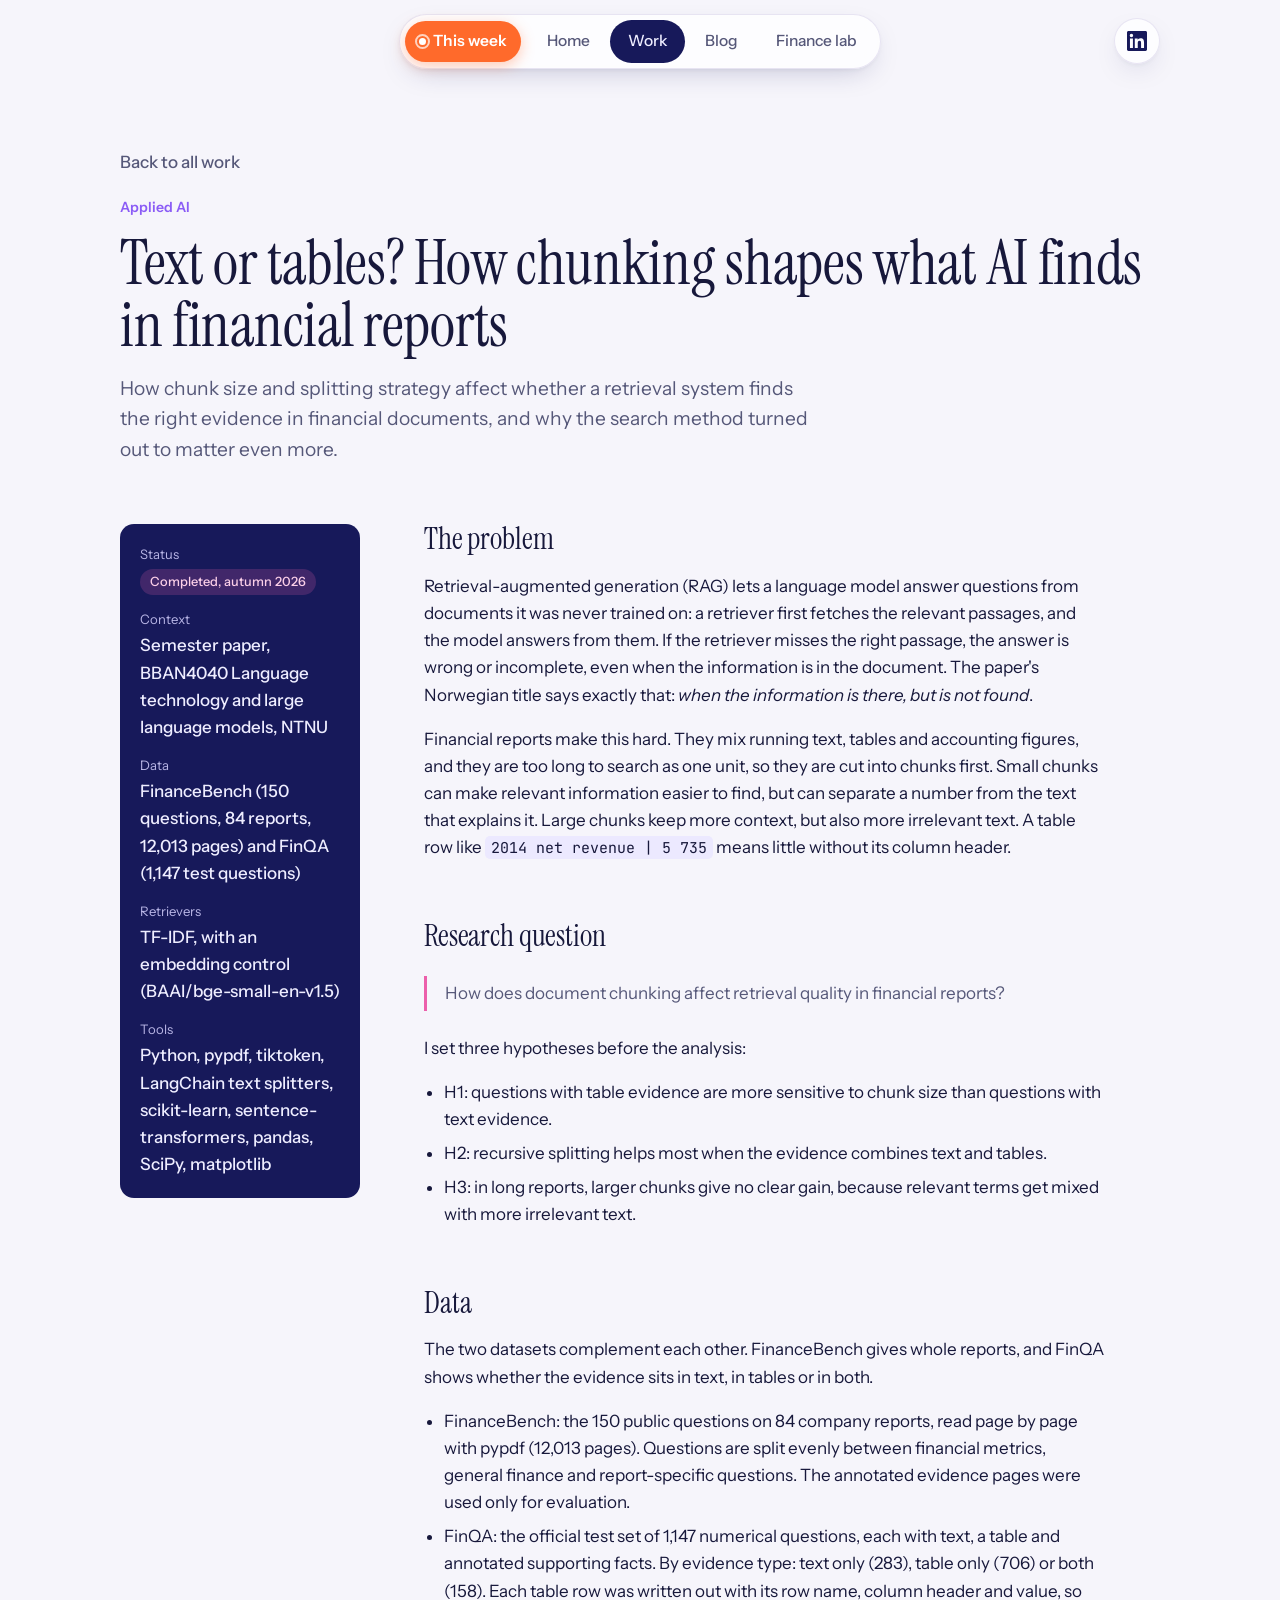
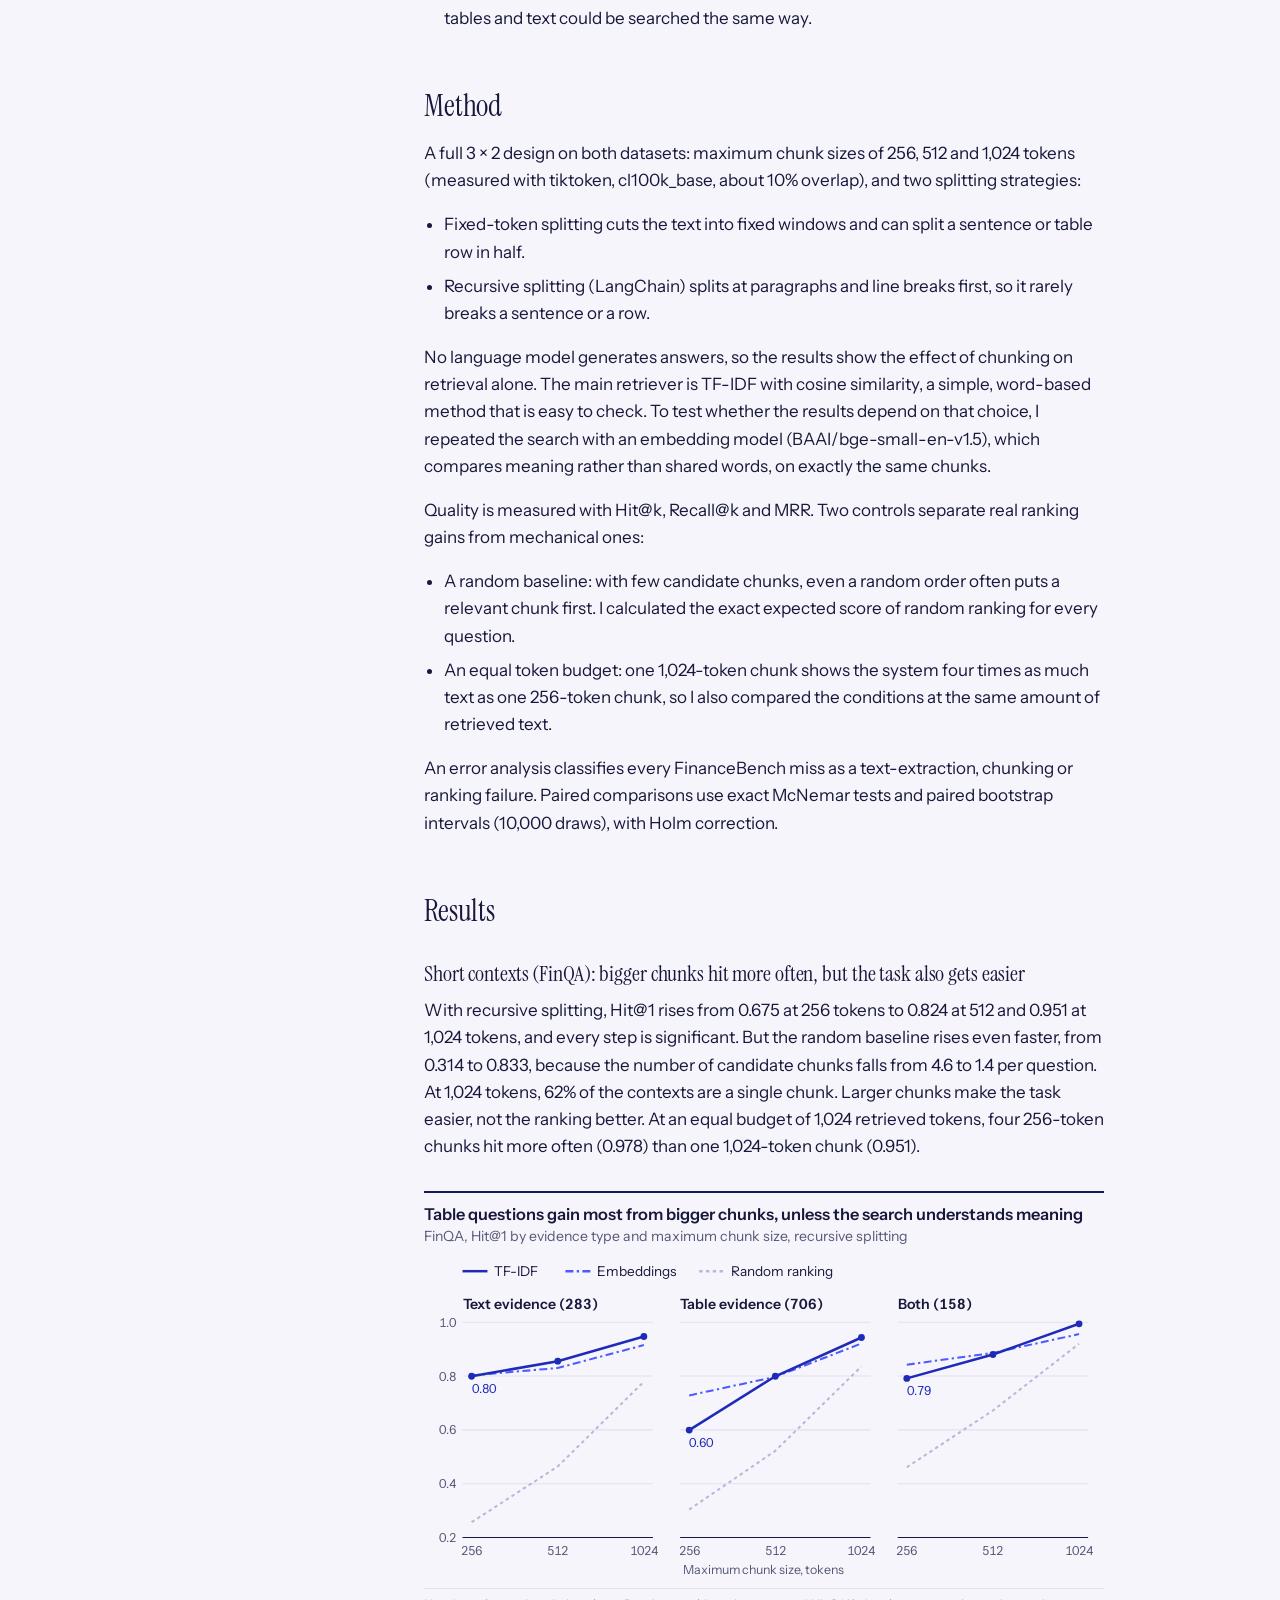
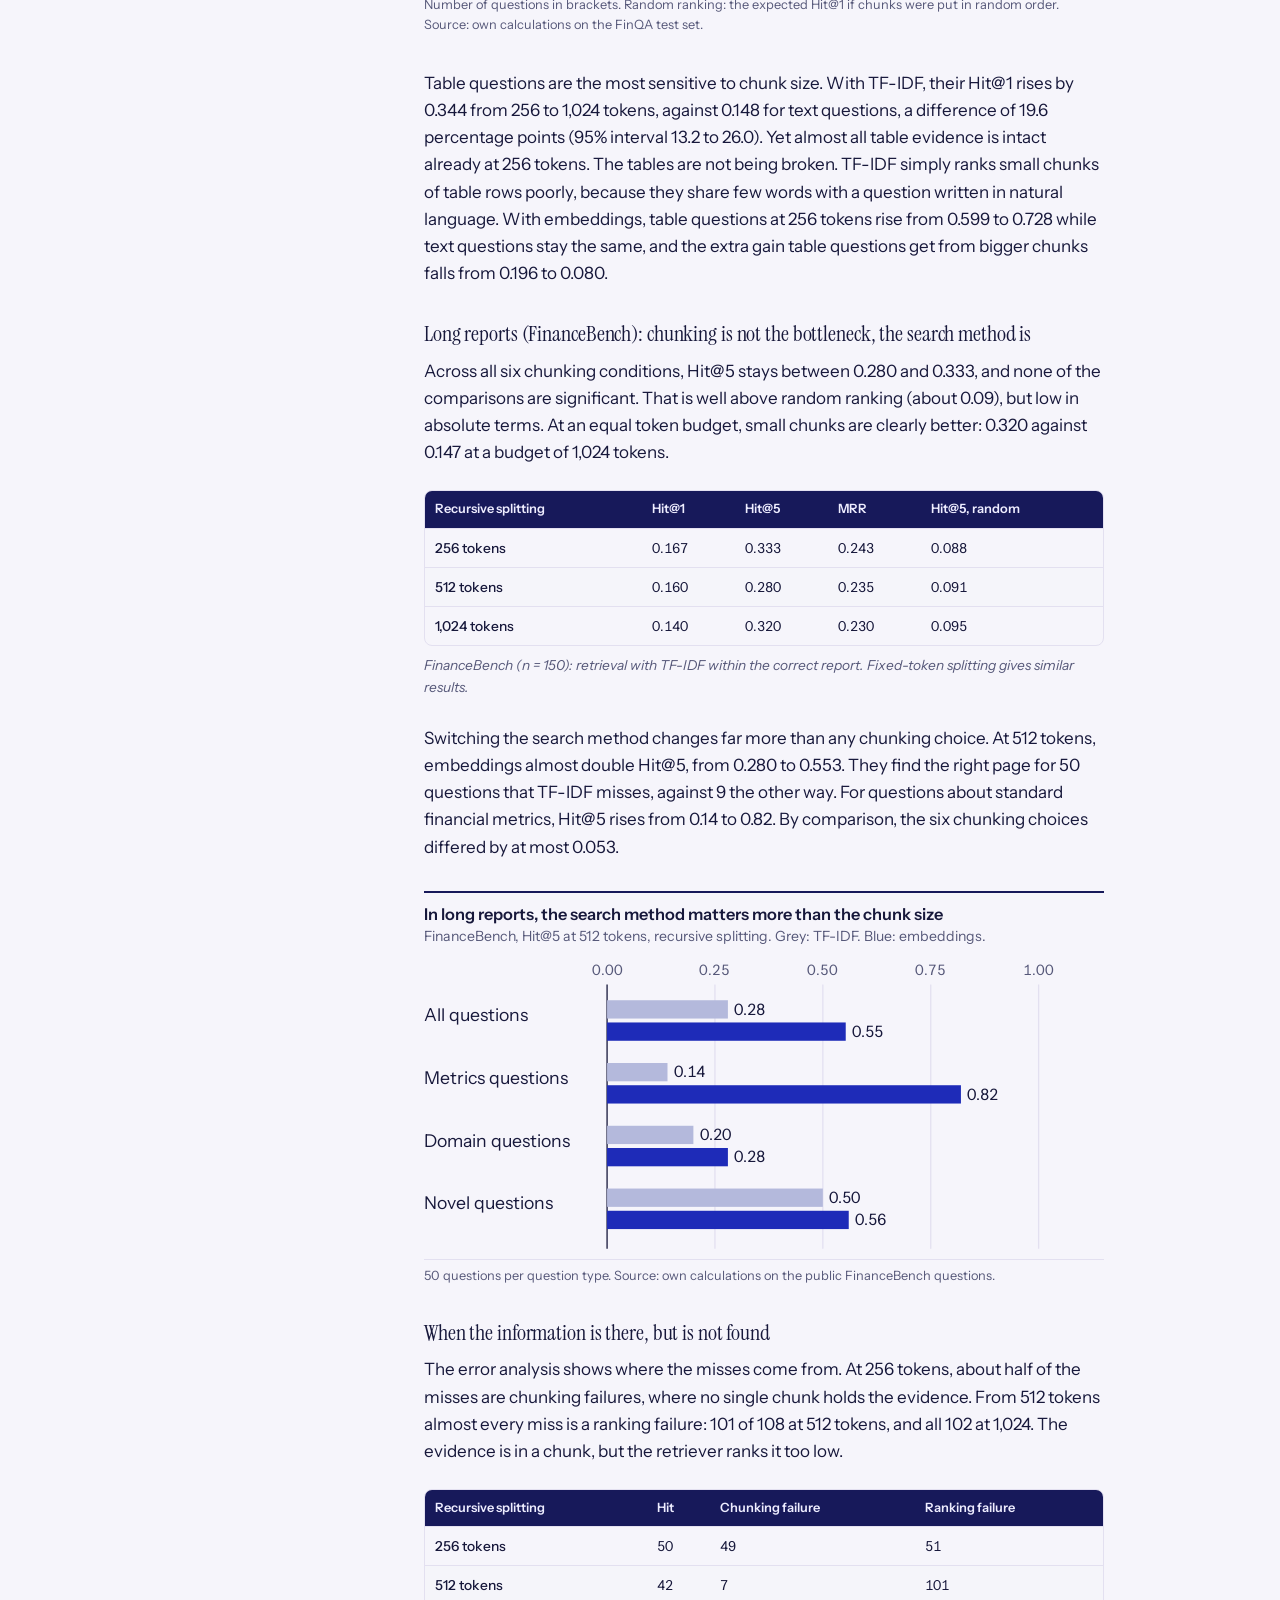
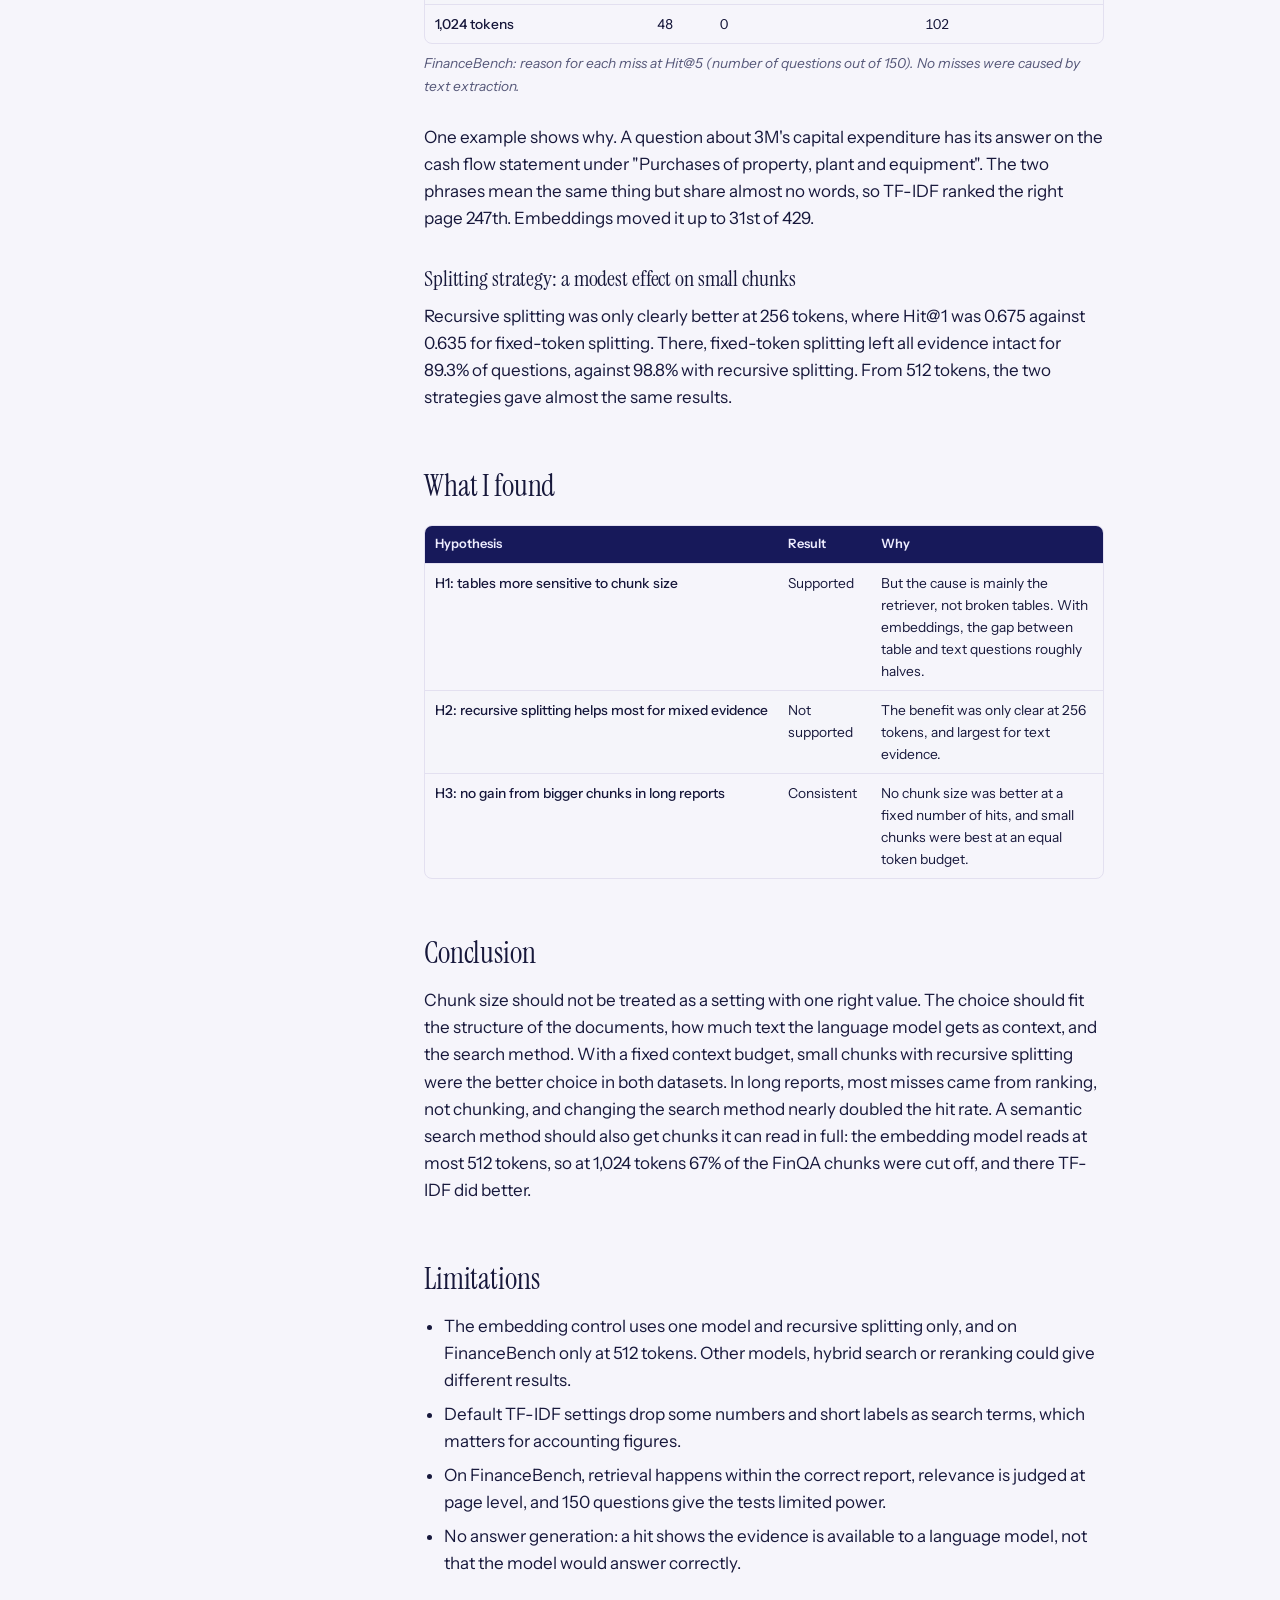
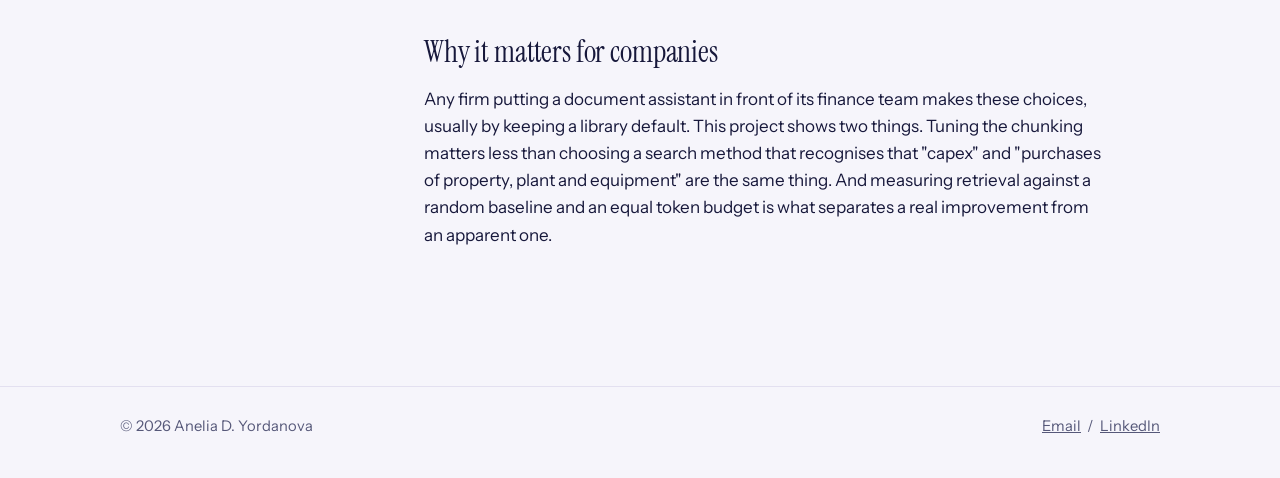
<file: projects/rag-financial-documents.html>
<!doctype html>
<html lang="en">
<head>
  <meta charset="utf-8">
  <meta name="viewport" content="width=device-width, initial-scale=1">
  <meta name="site-root" content="../">
  <title>Text or tables? How chunking shapes what AI finds in financial reports | Anelia D. Yordanova</title>
  <meta name="description" content="How chunk size and splitting strategy affect whether a retrieval system finds the right evidence in financial documents, and why the search method turned out to matter even more.">
  <link rel="preconnect" href="https://fonts.googleapis.com">
  <link rel="preconnect" href="https://fonts.gstatic.com" crossorigin>
  <link href="https://fonts.googleapis.com/css2?family=Instrument+Sans:wght@400;500;600&family=Instrument+Serif:ital@0;1&family=JetBrains+Mono:wght@400&family=Unbounded:wght@300;500&display=swap" rel="stylesheet">
  <link rel="stylesheet" href="../assets/css/style.css?v=3dddc577">
  <link rel="icon" href="../assets/favicon.svg" type="image/svg+xml">
</head>
<body>

<header class="site-header">
  <nav class="nav" id="nav" aria-label="Main">
      <button type="button" class="nav-today" aria-expanded="false" aria-controls="today-panel"><span class="pulse" aria-hidden="true"></span>This week</button>
      <a href="../index.html">Home</a>
      <a href="../work.html" aria-current="page">Work</a>
      <a href="../blog.html">Blog</a>
      <a href="../lab.html">Finance lab</a>
    </nav>
  <a class="social" href="https://www.linkedin.com/in/anelia-yordanova-572023343" target="_blank" rel="noopener" aria-label="My LinkedIn profile" title="LinkedIn">
    <svg viewBox="0 0 24 24" width="20" height="20" aria-hidden="true"><path fill="currentColor" d="M20.447 20.452h-3.554v-5.569c0-1.328-.027-3.037-1.852-3.037-1.853 0-2.136 1.445-2.136 2.939v5.667H9.351V9h3.414v1.561h.046c.477-.9 1.637-1.85 3.37-1.85 3.601 0 4.267 2.37 4.267 5.455v6.286zM5.337 7.433a2.062 2.062 0 1 1 0-4.125 2.062 2.062 0 0 1 0 4.125zM7.119 20.452H3.555V9h3.564v11.452zM22.225 0H1.771C.792 0 0 .774 0 1.729v20.542C0 23.227.792 24 1.771 24h20.451C23.2 24 24 23.227 24 22.271V1.729C24 .774 23.2 0 22.222 0h.003z"/></svg>
  </a>
</header>

<main>
  <div class="wrap">
    <header class="page-head">
      <a class="back" href="../index.html#work">Back to all work</a>
      <p class="kind">Applied AI</p>
      <h1>Text or tables? How chunking shapes what AI finds in financial reports</h1>
      <p class="lede">How chunk size and splitting strategy affect whether a retrieval system finds the right evidence in financial documents, and why the search method turned out to matter even more.</p>
    </header>
    <div class="case">
      <aside class="facts">
        <dl>
          <div><dt>Status</dt><dd><span class="status">Completed, autumn 2026</span></dd></div>
          <div><dt>Context</dt><dd>Semester paper, BBAN4040 Language technology and large language models, NTNU</dd></div>
          <div><dt>Data</dt><dd>FinanceBench (150 questions, 84 reports, 12,013 pages) and FinQA (1,147 test questions)</dd></div>
          <div><dt>Retrievers</dt><dd>TF-IDF, with an embedding control (BAAI/bge-small-en-v1.5)</dd></div>
          <div><dt>Tools</dt><dd>Python, pypdf, tiktoken, LangChain text splitters, scikit-learn, sentence-transformers, pandas, SciPy, matplotlib</dd></div>
        </dl>
      </aside>
      <article class="prose">
        <h2>The problem</h2>
        <p>Retrieval-augmented generation (RAG) lets a language model answer questions from documents it was never trained on: a retriever first fetches the relevant passages, and the model answers from them. If the retriever misses the right passage, the answer is wrong or incomplete, even when the information is in the document. The paper's Norwegian title says exactly that: <em>when the information is there, but is not found</em>.</p>
        <p>Financial reports make this hard. They mix running text, tables and accounting figures, and they are too long to search as one unit, so they are cut into chunks first. Small chunks can make relevant information easier to find, but can separate a number from the text that explains it. Large chunks keep more context, but also more irrelevant text. A table row like <code>2014 net revenue | 5 735</code> means little without its column header.</p>

        <h2>Research question</h2>
        <blockquote>How does document chunking affect retrieval quality in financial reports?</blockquote>
        <p>I set three hypotheses before the analysis:</p>
        <ul>
          <li>H1: questions with table evidence are more sensitive to chunk size than questions with text evidence.</li>
          <li>H2: recursive splitting helps most when the evidence combines text and tables.</li>
          <li>H3: in long reports, larger chunks give no clear gain, because relevant terms get mixed with more irrelevant text.</li>
        </ul>

        <h2>Data</h2>
        <p>The two datasets complement each other. FinanceBench gives whole reports, and FinQA shows whether the evidence sits in text, in tables or in both.</p>
        <ul>
          <li>FinanceBench: the 150 public questions on 84 company reports, read page by page with pypdf (12,013 pages). Questions are split evenly between financial metrics, general finance and report-specific questions. The annotated evidence pages were used only for evaluation.</li>
          <li>FinQA: the official test set of 1,147 numerical questions, each with text, a table and annotated supporting facts. By evidence type: text only (283), table only (706) or both (158). Each table row was written out with its row name, column header and value, so tables and text could be searched the same way.</li>
        </ul>

        <h2>Method</h2>
        <p>A full 3 × 2 design on both datasets: maximum chunk sizes of 256, 512 and 1,024 tokens (measured with tiktoken, cl100k_base, about 10% overlap), and two splitting strategies:</p>
        <ul>
          <li>Fixed-token splitting cuts the text into fixed windows and can split a sentence or table row in half.</li>
          <li>Recursive splitting (LangChain) splits at paragraphs and line breaks first, so it rarely breaks a sentence or a row.</li>
        </ul>
        <p>No language model generates answers, so the results show the effect of chunking on retrieval alone. The main retriever is TF-IDF with cosine similarity, a simple, word-based method that is easy to check. To test whether the results depend on that choice, I repeated the search with an embedding model (BAAI/bge-small-en-v1.5), which compares meaning rather than shared words, on exactly the same chunks.</p>
        <p>Quality is measured with Hit@k, Recall@k and MRR. Two controls separate real ranking gains from mechanical ones:</p>
        <ul>
          <li>A random baseline: with few candidate chunks, even a random order often puts a relevant chunk first. I calculated the exact expected score of random ranking for every question.</li>
          <li>An equal token budget: one 1,024-token chunk shows the system four times as much text as one 256-token chunk, so I also compared the conditions at the same amount of retrieved text.</li>
        </ul>
        <p>An error analysis classifies every FinanceBench miss as a text-extraction, chunking or ranking failure. Paired comparisons use exact McNemar tests and paired bootstrap intervals (10,000 draws), with Holm correction.</p>

        <h2>Results</h2>
        <h3>Short contexts (FinQA): bigger chunks hit more often, but the task also gets easier</h3>
        <p>With recursive splitting, Hit@1 rises from 0.675 at 256 tokens to 0.824 at 512 and 0.951 at 1,024 tokens, and every step is significant. But the random baseline rises even faster, from 0.314 to 0.833, because the number of candidate chunks falls from 4.6 to 1.4 per question. At 1,024 tokens, 62% of the contexts are a single chunk. Larger chunks make the task easier, not the ranking better. At an equal budget of 1,024 retrieved tokens, four 256-token chunks hit more often (0.978) than one 1,024-token chunk (0.951).</p>
        <figure class="post-chart chart-plain">
          <p class="chart-title">Table questions gain most from bigger chunks, unless the search understands meaning</p>
          <p class="chart-sub">FinQA, Hit@1 by evidence type and maximum chunk size, recursive splitting</p>
          <svg viewBox="0 0 600 280" role="img" aria-label="FinQA Hit@1 by evidence type and chunk size for TF-IDF, embeddings and random ranking" style="font-variant-numeric:tabular-nums"><line x1="34" x2="56" y1="9" y2="9" stroke="#1e2bb8" stroke-width="2.2" stroke-dasharray=""/><text x="62" y="13" font-size="12" fill="var(--ink)">TF-IDF</text><line x1="124.8" x2="146.8" y1="9" y2="9" stroke="#4c5bff" stroke-width="2.2" stroke-dasharray="7 3 2 3"/><text x="152.8" y="13" font-size="12" fill="var(--ink)">Embeddings</text><line x1="242.8" x2="264.8" y1="9" y2="9" stroke="#b4b9dc" stroke-width="2.2" stroke-dasharray="3 3"/><text x="270.8" y="13" font-size="12" fill="var(--ink)">Random ranking</text><text x="34" y="42" font-size="12.5" font-weight="600" fill="var(--ink)">Text evidence (283)</text><line x1="34" x2="202" y1="244.0" y2="244.0" stroke="var(--ink)"/><text x="28" y="248.0" text-anchor="end" font-size="11" fill="var(--ink-soft)">0.2</text><line x1="34" x2="202" y1="196.5" y2="196.5" stroke="var(--line)"/><text x="28" y="200.5" text-anchor="end" font-size="11" fill="var(--ink-soft)">0.4</text><line x1="34" x2="202" y1="149.0" y2="149.0" stroke="var(--line)"/><text x="28" y="153.0" text-anchor="end" font-size="11" fill="var(--ink-soft)">0.6</text><line x1="34" x2="202" y1="101.5" y2="101.5" stroke="var(--line)"/><text x="28" y="105.5" text-anchor="end" font-size="11" fill="var(--ink-soft)">0.8</text><line x1="34" x2="202" y1="54.0" y2="54.0" stroke="var(--line)"/><text x="28" y="58.0" text-anchor="end" font-size="11" fill="var(--ink-soft)">1.0</text><text x="42.0" y="259.0" text-anchor="middle" font-size="11" fill="var(--ink-soft)">256</text><text x="118.0" y="259.0" text-anchor="middle" font-size="11" fill="var(--ink-soft)">512</text><text x="194.0" y="259.0" text-anchor="middle" font-size="11" fill="var(--ink-soft)">1024</text><polyline points="42.0,230.5 118.0,181.3 194.0,106.5" fill="none" stroke="#b4b9dc" stroke-width="1.8" stroke-dasharray="3 3"/><polyline points="42.0,101.0 118.0,94.4 194.0,74.2" fill="none" stroke="#4c5bff" stroke-width="1.8" stroke-dasharray="7 3 2 3"/><polyline points="42.0,101.7 118.0,88.4 194.0,66.6" fill="none" stroke="#1e2bb8" stroke-width="2.2" stroke-dasharray=""/><circle cx="42.0" cy="101.7" r="3" fill="#1e2bb8"/><circle cx="118.0" cy="88.4" r="3" fill="#1e2bb8"/><circle cx="194.0" cy="66.6" r="3" fill="#1e2bb8"/><text x="42.0" y="116.7" font-size="11" fill="#1e2bb8" stroke="var(--paper)" stroke-width="3" paint-order="stroke">0.80</text><text x="226" y="42" font-size="12.5" font-weight="600" fill="var(--ink)">Table evidence (706)</text><line x1="226" x2="394" y1="244.0" y2="244.0" stroke="var(--ink)"/><line x1="226" x2="394" y1="196.5" y2="196.5" stroke="var(--line)"/><line x1="226" x2="394" y1="149.0" y2="149.0" stroke="var(--line)"/><line x1="226" x2="394" y1="101.5" y2="101.5" stroke="var(--line)"/><line x1="226" x2="394" y1="54.0" y2="54.0" stroke="var(--line)"/><text x="234.0" y="259.0" text-anchor="middle" font-size="11" fill="var(--ink-soft)">256</text><text x="310.0" y="259.0" text-anchor="middle" font-size="11" fill="var(--ink-soft)">512</text><text x="386.0" y="259.0" text-anchor="middle" font-size="11" fill="var(--ink-soft)">1024</text><polyline points="234.0,219.3 310.0,167.5 386.0,93.0" fill="none" stroke="#b4b9dc" stroke-width="1.8" stroke-dasharray="3 3"/><polyline points="234.0,118.6 310.0,102.2 386.0,72.8" fill="none" stroke="#4c5bff" stroke-width="1.8" stroke-dasharray="7 3 2 3"/><polyline points="234.0,149.2 310.0,101.7 386.0,67.5" fill="none" stroke="#1e2bb8" stroke-width="2.2" stroke-dasharray=""/><circle cx="234.0" cy="149.2" r="3" fill="#1e2bb8"/><circle cx="310.0" cy="101.7" r="3" fill="#1e2bb8"/><circle cx="386.0" cy="67.5" r="3" fill="#1e2bb8"/><text x="234.0" y="164.2" font-size="11" fill="#1e2bb8" stroke="var(--paper)" stroke-width="3" paint-order="stroke">0.60</text><text x="418" y="42" font-size="12.5" font-weight="600" fill="var(--ink)">Both (158)</text><line x1="418" x2="586" y1="244.0" y2="244.0" stroke="var(--ink)"/><line x1="418" x2="586" y1="196.5" y2="196.5" stroke="var(--line)"/><line x1="418" x2="586" y1="149.0" y2="149.0" stroke="var(--line)"/><line x1="418" x2="586" y1="101.5" y2="101.5" stroke="var(--line)"/><line x1="418" x2="586" y1="54.0" y2="54.0" stroke="var(--line)"/><text x="426.0" y="259.0" text-anchor="middle" font-size="11" fill="var(--ink-soft)">256</text><text x="502.0" y="259.0" text-anchor="middle" font-size="11" fill="var(--ink-soft)">512</text><text x="578.0" y="259.0" text-anchor="middle" font-size="11" fill="var(--ink-soft)">1024</text><polyline points="426.0,182.0 502.0,131.9 578.0,73.0" fill="none" stroke="#b4b9dc" stroke-width="1.8" stroke-dasharray="3 3"/><polyline points="426.0,91.5 502.0,81.1 578.0,64.5" fill="none" stroke="#4c5bff" stroke-width="1.8" stroke-dasharray="7 3 2 3"/><polyline points="426.0,103.6 502.0,82.5 578.0,55.4" fill="none" stroke="#1e2bb8" stroke-width="2.2" stroke-dasharray=""/><circle cx="426.0" cy="103.6" r="3" fill="#1e2bb8"/><circle cx="502.0" cy="82.5" r="3" fill="#1e2bb8"/><circle cx="578.0" cy="55.4" r="3" fill="#1e2bb8"/><text x="426.0" y="118.6" font-size="11" fill="#1e2bb8" stroke="var(--paper)" stroke-width="3" paint-order="stroke">0.79</text><text x="300" y="276" text-anchor="middle" font-size="11" fill="var(--ink-soft)">Maximum chunk size, tokens</text></svg>
          <figcaption>Number of questions in brackets. Random ranking: the expected Hit@1 if chunks were put in random order. Source: own calculations on the FinQA test set.</figcaption>
        </figure>
        <p>Table questions are the most sensitive to chunk size. With TF-IDF, their Hit@1 rises by 0.344 from 256 to 1,024 tokens, against 0.148 for text questions, a difference of 19.6 percentage points (95% interval 13.2 to 26.0). Yet almost all table evidence is intact already at 256 tokens. The tables are not being broken. TF-IDF simply ranks small chunks of table rows poorly, because they share few words with a question written in natural language. With embeddings, table questions at 256 tokens rise from 0.599 to 0.728 while text questions stay the same, and the extra gain table questions get from bigger chunks falls from 0.196 to 0.080.</p>

        <h3>Long reports (FinanceBench): chunking is not the bottleneck, the search method is</h3>
        <p>Across all six chunking conditions, Hit@5 stays between 0.280 and 0.333, and none of the comparisons are significant. That is well above random ranking (about 0.09), but low in absolute terms. At an equal token budget, small chunks are clearly better: 0.320 against 0.147 at a budget of 1,024 tokens.</p>
        <figure class="paper-table"><div class="table-scroll"><table>
          <thead><tr><th>Recursive splitting</th><th>Hit@1</th><th>Hit@5</th><th>MRR</th><th>Hit@5, random</th></tr></thead>
          <tbody>
            <tr><th scope="row">256 tokens</th><td class="num">0.167</td><td class="num">0.333</td><td class="num">0.243</td><td class="num">0.088</td></tr>
            <tr><th scope="row">512 tokens</th><td class="num">0.160</td><td class="num">0.280</td><td class="num">0.235</td><td class="num">0.091</td></tr>
            <tr><th scope="row">1,024 tokens</th><td class="num">0.140</td><td class="num">0.320</td><td class="num">0.230</td><td class="num">0.095</td></tr>
          </tbody></table></div>
          <figcaption>FinanceBench (n = 150): retrieval with TF-IDF within the correct report. Fixed-token splitting gives similar results.</figcaption></figure>
        <p>Switching the search method changes far more than any chunking choice. At 512 tokens, embeddings almost double Hit@5, from 0.280 to 0.553. They find the right page for 50 questions that TF-IDF misses, against 9 the other way. For questions about standard financial metrics, Hit@5 rises from 0.14 to 0.82. By comparison, the six chunking choices differed by at most 0.053.</p>
        <figure class="post-chart chart-plain">
          <p class="chart-title">In long reports, the search method matters more than the chunk size</p>
          <p class="chart-sub">FinanceBench, Hit@5 at 512 tokens, recursive splitting. Grey: TF-IDF. Blue: embeddings.</p>
          <svg viewBox="0 0 520 220" role="img" aria-label="FinanceBench Hit@5 at 512 tokens, TF-IDF against embeddings, by question type" style="font-variant-numeric:tabular-nums"><line x1="140.0" x2="140.0" y1="18" y2="220" stroke="var(--ink)"/><line x1="222.5" x2="222.5" y1="18" y2="220" stroke="var(--line)"/><line x1="305.0" x2="305.0" y1="18" y2="220" stroke="var(--line)"/><line x1="387.5" x2="387.5" y1="18" y2="220" stroke="var(--line)"/><line x1="470.0" x2="470.0" y1="18" y2="220" stroke="var(--line)"/><text x="140.0" y="11" text-anchor="middle" font-size="11" fill="var(--ink-soft)">0.00</text><text x="222.5" y="11" text-anchor="middle" font-size="11" fill="var(--ink-soft)">0.25</text><text x="305.0" y="11" text-anchor="middle" font-size="11" fill="var(--ink-soft)">0.50</text><text x="387.5" y="11" text-anchor="middle" font-size="11" fill="var(--ink-soft)">0.75</text><text x="470.0" y="11" text-anchor="middle" font-size="11" fill="var(--ink-soft)">1.00</text><text x="0" y="46" font-size="13.5" fill="var(--ink)">All questions</text><rect x="140" y="30" width="92.4" height="14" fill="#b4b9dc"/><text x="237.4" y="41" font-size="12" fill="var(--ink)">0.28</text><rect x="140" y="47" width="182.5" height="14" fill="#1e2bb8"/><text x="327.5" y="58" font-size="12" fill="var(--ink)">0.55</text><text x="0" y="94" font-size="13.5" fill="var(--ink)">Metrics questions</text><rect x="140" y="78" width="46.2" height="14" fill="#b4b9dc"/><text x="191.2" y="89" font-size="12" fill="var(--ink)">0.14</text><rect x="140" y="95" width="270.6" height="14" fill="#1e2bb8"/><text x="415.6" y="106" font-size="12" fill="var(--ink)">0.82</text><text x="0" y="142" font-size="13.5" fill="var(--ink)">Domain questions</text><rect x="140" y="126" width="66.0" height="14" fill="#b4b9dc"/><text x="211.0" y="137" font-size="12" fill="var(--ink)">0.20</text><rect x="140" y="143" width="92.4" height="14" fill="#1e2bb8"/><text x="237.4" y="154" font-size="12" fill="var(--ink)">0.28</text><text x="0" y="190" font-size="13.5" fill="var(--ink)">Novel questions</text><rect x="140" y="174" width="165.0" height="14" fill="#b4b9dc"/><text x="310.0" y="185" font-size="12" fill="var(--ink)">0.50</text><rect x="140" y="191" width="184.8" height="14" fill="#1e2bb8"/><text x="329.8" y="202" font-size="12" fill="var(--ink)">0.56</text></svg>
          <figcaption>50 questions per question type. Source: own calculations on the public FinanceBench questions.</figcaption>
        </figure>

        <h3>When the information is there, but is not found</h3>
        <p>The error analysis shows where the misses come from. At 256 tokens, about half of the misses are chunking failures, where no single chunk holds the evidence. From 512 tokens almost every miss is a ranking failure: 101 of 108 at 512 tokens, and all 102 at 1,024. The evidence is in a chunk, but the retriever ranks it too low.</p>
        <figure class="paper-table"><div class="table-scroll"><table>
          <thead><tr><th>Recursive splitting</th><th>Hit</th><th>Chunking failure</th><th>Ranking failure</th></tr></thead>
          <tbody>
            <tr><th scope="row">256 tokens</th><td class="num">50</td><td class="num">49</td><td class="num">51</td></tr>
            <tr><th scope="row">512 tokens</th><td class="num">42</td><td class="num">7</td><td class="num">101</td></tr>
            <tr><th scope="row">1,024 tokens</th><td class="num">48</td><td class="num">0</td><td class="num">102</td></tr>
          </tbody></table></div>
          <figcaption>FinanceBench: reason for each miss at Hit@5 (number of questions out of 150). No misses were caused by text extraction.</figcaption></figure>
        <p>One example shows why. A question about 3M's capital expenditure has its answer on the cash flow statement under "Purchases of property, plant and equipment". The two phrases mean the same thing but share almost no words, so TF-IDF ranked the right page 247th. Embeddings moved it up to 31st of 429.</p>

        <h3>Splitting strategy: a modest effect on small chunks</h3>
        <p>Recursive splitting was only clearly better at 256 tokens, where Hit@1 was 0.675 against 0.635 for fixed-token splitting. There, fixed-token splitting left all evidence intact for 89.3% of questions, against 98.8% with recursive splitting. From 512 tokens, the two strategies gave almost the same results.</p>

        <h2>What I found</h2>
        <figure class="paper-table"><div class="table-scroll"><table>
          <thead><tr><th>Hypothesis</th><th>Result</th><th>Why</th></tr></thead>
          <tbody>
            <tr><th scope="row">H1: tables more sensitive to chunk size</th><td>Supported</td><td>But the cause is mainly the retriever, not broken tables. With embeddings, the gap between table and text questions roughly halves.</td></tr>
            <tr><th scope="row">H2: recursive splitting helps most for mixed evidence</th><td>Not supported</td><td>The benefit was only clear at 256 tokens, and largest for text evidence.</td></tr>
            <tr><th scope="row">H3: no gain from bigger chunks in long reports</th><td>Consistent</td><td>No chunk size was better at a fixed number of hits, and small chunks were best at an equal token budget.</td></tr>
          </tbody></table></div></figure>

        <h2>Conclusion</h2>
        <p>Chunk size should not be treated as a setting with one right value. The choice should fit the structure of the documents, how much text the language model gets as context, and the search method. With a fixed context budget, small chunks with recursive splitting were the better choice in both datasets. In long reports, most misses came from ranking, not chunking, and changing the search method nearly doubled the hit rate. A semantic search method should also get chunks it can read in full: the embedding model reads at most 512 tokens, so at 1,024 tokens 67% of the FinQA chunks were cut off, and there TF-IDF did better.</p>

        <h2>Limitations</h2>
        <ul>
          <li>The embedding control uses one model and recursive splitting only, and on FinanceBench only at 512 tokens. Other models, hybrid search or reranking could give different results.</li>
          <li>Default TF-IDF settings drop some numbers and short labels as search terms, which matters for accounting figures.</li>
          <li>On FinanceBench, retrieval happens within the correct report, relevance is judged at page level, and 150 questions give the tests limited power.</li>
          <li>No answer generation: a hit shows the evidence is available to a language model, not that the model would answer correctly.</li>
        </ul>

        <h2>Why it matters for companies</h2>
        <p>Any firm putting a document assistant in front of its finance team makes these choices, usually by keeping a library default. This project shows two things. Tuning the chunking matters less than choosing a search method that recognises that "capex" and "purchases of property, plant and equipment" are the same thing. And measuring retrieval against a random baseline and an equal token budget is what separates a real improvement from an apparent one.</p>
      </article>
    </div>
  </div>
</main>

<footer class="site-footer">
  <div class="wrap">
    <span>© <span data-year></span> Anelia D. Yordanova</span>
    <span><a href="mailto:anelia1470@gmail.com">Email</a> &nbsp;/&nbsp; <a href="https://www.linkedin.com/in/anelia-yordanova-572023343" target="_blank" rel="noopener">LinkedIn</a></span>
  </div>
</footer>

<script src="../assets/js/today.js?v=f038cd8c"></script>
<script src="../assets/js/main.js?v=d824ad07"></script>
</body>
</html>
</file>
<file: assets/css/style.css>
/* ==========================================================
   Anelia D. Yordanova — portfolio
   Light, cool off-white base; midnight-blue and plum panels;
   a blue → violet → pink gradient used only for data lines.
   ========================================================== */

:root {
  --paper: #f6f5fb;
  --surface: #ffffff;
  --line: #e3e0f0;
  --ink: #17183b;
  --ink-soft: #565879;
  --midnight: #17195a;
  --plum: #2b1b5f;
  --on-dark: #eeedff;
  --on-dark-soft: #b9b6e6;
  --blue: #4c5bff;
  --violet: #8b5cf6;
  --pink: #ec5fab;
  --lav: #ece9ff;
  --blush: #ffe3f1;
  --grad: linear-gradient(90deg, #4c5bff 0%, #8b5cf6 50%, #ec5fab 100%);

  --font-display: "Unbounded", system-ui, sans-serif;
  --font-body: "Instrument Sans", system-ui, sans-serif;
  --font-code: "JetBrains Mono", ui-monospace, monospace;

  --r-lg: 22px;
  --r-md: 14px;
  --r-sm: 8px;
  --wrap: 1120px;
  --gutter: clamp(16px, 4vw, 40px);
}

*, *::before, *::after { box-sizing: border-box; }

html { -webkit-text-size-adjust: 100%; }

body {
  margin: 0;
  background: var(--paper);
  color: var(--ink);
  font-family: var(--font-body);
  font-size: 1.0625rem;
  line-height: 1.6;
  -webkit-font-smoothing: antialiased;
}

img, svg { max-width: 100%; display: block; }

a { color: inherit; }

:focus-visible {
  outline: 2px solid var(--violet);
  outline-offset: 3px;
  border-radius: 4px;
}

.wrap {
  width: 100%;
  max-width: var(--wrap);
  margin: 0 auto;
  padding: 0 var(--gutter);
}

/* ---------- Type scale ---------- */
h1, h2, h3 {
  font-family: var(--font-display);
  font-weight: 500;
  letter-spacing: -0.02em;
  line-height: 1.12;
  margin: 0;
}
h1 { font-size: clamp(2.3rem, 6vw, 4.2rem); }
h2 { font-size: clamp(1.5rem, 3vw, 2.1rem); }
h3 { font-size: 1.2rem; line-height: 1.25; }

p { margin: 0 0 1em; }
.lede { font-size: 1.2rem; color: var(--ink-soft); max-width: 36em; }
.muted { color: var(--ink-soft); }

/* ---------- Header ---------- */
.site-header {
  position: sticky;
  top: 0;
  z-index: 20;
  background: color-mix(in srgb, var(--paper) 88%, transparent);
  backdrop-filter: blur(10px);
  border-bottom: 1px solid var(--line);
}
.site-header .wrap {
  display: flex;
  align-items: center;
  justify-content: space-between;
  height: 64px;
}
.mark {
  display: flex;
  align-items: center;
  gap: 10px;
  text-decoration: none;
  font-weight: 600;
}
.mark-badge {
  width: 34px;
  height: 34px;
  border-radius: 10px;
  background: var(--midnight);
  color: var(--on-dark);
  display: grid;
  place-items: center;
  font-family: var(--font-display);
  font-size: 0.8rem;
  position: relative;
  overflow: hidden;
}
.mark-badge::after {
  content: "";
  position: absolute;
  left: 0; right: 0; bottom: 0;
  height: 3px;
  background: var(--grad);
}
.nav { display: flex; gap: 4px; align-items: center; }
.nav a {
  text-decoration: none;
  padding: 8px 14px;
  border-radius: 999px;
  color: var(--ink-soft);
  font-weight: 500;
  font-size: 0.97rem;
}
.nav a:hover { color: var(--ink); background: var(--lav); }
.nav a[aria-current="page"] { color: var(--ink); background: var(--lav); }

.nav-toggle {
  display: none;
  background: none;
  border: 1px solid var(--line);
  border-radius: 10px;
  padding: 8px 12px;
  font: inherit;
  color: var(--ink);
  cursor: pointer;
}

@media (max-width: 720px) {
  .nav-toggle { display: block; }
  .nav {
    display: none;
    position: absolute;
    top: 64px; left: 0; right: 0;
    flex-direction: column;
    align-items: stretch;
    background: var(--paper);
    border-bottom: 1px solid var(--line);
    padding: 8px var(--gutter) 16px;
  }
  .nav.open { display: flex; }
  .nav a { padding: 12px 14px; }
}

/* ---------- Buttons ---------- */
.btn {
  display: inline-flex;
  align-items: center;
  gap: 8px;
  padding: 12px 22px;
  border-radius: 999px;
  font-weight: 600;
  text-decoration: none;
  border: 1px solid transparent;
  font-size: 0.98rem;
  cursor: pointer;
  font-family: inherit;
}
.btn-primary { background: var(--midnight); color: var(--on-dark); }
.btn-primary:hover { background: var(--plum); }
.btn-ghost { border-color: var(--line); background: var(--surface); color: var(--ink); }
.btn-ghost:hover { border-color: var(--violet); }
.btn-row { display: flex; flex-wrap: wrap; gap: 12px; }

/* ---------- Sections ---------- */
.section { padding: clamp(56px, 9vw, 104px) 0 0; }
.section-head {
  display: flex;
  align-items: end;
  justify-content: space-between;
  gap: 24px;
  margin-bottom: 28px;
  flex-wrap: wrap;
}
.section-head p { margin: 8px 0 0; color: var(--ink-soft); max-width: 34em; }
.text-link {
  font-weight: 600;
  text-decoration: none;
  border-bottom: 2px solid var(--pink);
  padding-bottom: 2px;
}
.text-link:hover { color: var(--violet); }

/* ---------- Hero ---------- */
.hero { padding: clamp(40px, 7vw, 88px) 0 0; }
.hero-grid {
  display: grid;
  grid-template-columns: 1.05fr 1fr;
  gap: clamp(28px, 4vw, 56px);
  align-items: center;
}
.hero h1 { margin-bottom: 20px; }
.hero h1 .surname { display: block; color: var(--ink-soft); font-weight: 300; }
.hero .lede { margin-bottom: 28px; }

.frontier {
  background: var(--midnight);
  border-radius: var(--r-lg);
  padding: 22px 22px 16px;
  color: var(--on-dark);
  position: relative;
  overflow: hidden;
  margin: 0;
}
.frontier::before {
  content: "";
  position: absolute;
  inset: 0;
  background:
    radial-gradient(circle at 85% 10%, rgba(236, 95, 171, 0.22), transparent 45%),
    radial-gradient(circle at 10% 100%, rgba(76, 91, 255, 0.28), transparent 50%);
  pointer-events: none;
}
.frontier-head {
  position: relative;
  display: flex;
  justify-content: space-between;
  gap: 12px;
  font-size: 0.9rem;
  color: var(--on-dark-soft);
}
.frontier-head strong { color: var(--on-dark); font-weight: 600; display: block; font-size: 1rem; }
.frontier svg { position: relative; width: 100%; height: auto; margin-top: 6px; }
.frontier .axis { stroke: rgba(238, 237, 255, 0.25); stroke-width: 1; }
.frontier .grid { stroke: rgba(238, 237, 255, 0.07); stroke-width: 1; }
.frontier .axis-label { fill: var(--on-dark-soft); font-size: 13px; font-family: var(--font-body); }
.frontier .curve {
  fill: none;
  stroke: url(#frontierGrad);
  stroke-width: 3;
  stroke-linecap: round;
}
.frontier .curve.draw {
  stroke-dasharray: var(--len);
  stroke-dashoffset: var(--len);
  animation: draw 1.6s cubic-bezier(.6,.05,.2,1) .2s forwards;
}
.frontier .pt circle.dot { fill: var(--on-dark); }
.frontier .pt circle.halo { fill: none; stroke: rgba(238,237,255,.35); }
.frontier .pt text { fill: var(--on-dark); font-size: 15px; font-family: var(--font-body); font-weight: 600; }
.frontier .pt text.sub { fill: var(--on-dark-soft); font-weight: 400; font-size: 13px; }
.frontier .pt { opacity: 0; animation: fadein .5s ease forwards; }
.frontier .pt:nth-of-type(1) { animation-delay: 1.2s; }
.frontier .pt:nth-of-type(2) { animation-delay: 1.4s; }
.frontier .pt:nth-of-type(3) { animation-delay: 1.6s; }
.frontier .pt:nth-of-type(4) { animation-delay: 1.8s; }
.frontier .pt a { text-decoration: none; }
.frontier .pt a:hover text { fill: var(--blush); }

@keyframes draw { to { stroke-dashoffset: 0; } }
@keyframes fadein { to { opacity: 1; } }

@media (prefers-reduced-motion: reduce) {
  .frontier .curve.draw { animation: none; stroke-dashoffset: 0; }
  .frontier .pt { animation: none; opacity: 1; }
}

@media (max-width: 860px) {
  .hero-grid { grid-template-columns: 1fr; }
}

/* ---------- Work grid ---------- */
.work-grid {
  display: grid;
  grid-template-columns: 1.3fr 1fr;
  grid-template-rows: auto auto auto auto;
  gap: 16px;
}
.work {
  display: flex;
  flex-direction: column;
  border-radius: var(--r-md);
  padding: 24px;
  text-decoration: none;
  background: var(--surface);
  border: 1px solid var(--line);
  min-height: 190px;
}
.work:hover { border-color: var(--violet); }
.work h3 { margin: 10px 0 10px; }
.work p { color: var(--ink-soft); margin: 0; font-size: 0.98rem; }
.work .tags { margin-top: auto; padding-top: 18px; }

.work-feature {
  grid-row: span 4;
  background: var(--midnight);
  color: var(--on-dark);
  border: none;
  border-radius: var(--r-lg);
  padding: clamp(24px, 3.5vw, 40px);
  position: relative;
  overflow: hidden;
}
.work-feature:hover { background: #1c1f6b; }
.work-feature h3 { font-size: clamp(1.4rem, 2.6vw, 1.9rem); margin-top: 14px; }
.work-feature p { color: var(--on-dark-soft); font-size: 1.05rem; max-width: 30em; }
.work-feature .chunks {
  display: grid;
  grid-template-columns: repeat(12, 1fr);
  gap: 5px;
  margin: 28px 0 8px;
}
.work-feature .chunks span {
  height: 34px;
  border-radius: 5px;
  background: rgba(238, 237, 255, 0.08);
}
.work-feature .chunks span.hit { background: var(--pink); }
.work-feature .chunks span.hit:nth-child(odd) { background: var(--blue); }
.work-feature .chunks span.hit:nth-child(3n) { background: var(--violet); }
.work-feature .chunks-caption { font-size: 0.88rem; color: var(--on-dark-soft); }

.work-plum { background: var(--plum); color: var(--on-dark); border: none; }
.work-plum:hover { background: #331f70; }
.work-plum p { color: var(--on-dark-soft); }

.kind { font-size: 0.88rem; font-weight: 600; color: var(--violet); }
.work-feature .kind, .work-plum .kind { color: #f9a8d4; }

@media (max-width: 860px) {
  .work-grid { grid-template-columns: 1fr; }
  .work-feature { grid-row: auto; }
}

/* ---------- Tags ---------- */
.tags { display: flex; flex-wrap: wrap; gap: 6px; list-style: none; padding: 0; margin: 0; }
.tags li {
  font-size: 0.8rem;
  font-weight: 500;
  padding: 4px 10px;
  border-radius: 999px;
  background: var(--lav);
  color: var(--ink);
}
.work-feature .tags li, .work-plum .tags li { background: rgba(238, 237, 255, 0.12); color: var(--on-dark); }

/* ---------- Post list ---------- */
.post-list { list-style: none; margin: 0; padding: 0; border-top: 1px solid var(--line); }
.post-list li { border-bottom: 1px solid var(--line); }
.post-list a {
  display: grid;
  grid-template-columns: 8.5em 1fr auto;
  gap: 20px;
  align-items: baseline;
  padding: 20px 4px;
  text-decoration: none;
}
.post-list a:hover h3 { color: var(--violet); }
.post-list time { color: var(--ink-soft); font-size: 0.92rem; font-variant-numeric: tabular-nums; }
.post-list p { margin: 6px 0 0; color: var(--ink-soft); font-size: 0.97rem; max-width: 48em; }
.post-list .tag {
  font-size: 0.8rem;
  padding: 4px 10px;
  border-radius: 999px;
  background: var(--blush);
  white-space: nowrap;
}
.post-empty { padding: 24px 0; color: var(--ink-soft); }
@media (max-width: 640px) {
  .post-list a { grid-template-columns: 1fr; gap: 6px; }
  .post-list .tag { justify-self: start; }
}

/* ---------- Lab teaser / calculators ---------- */
.panel-dark {
  background: var(--plum);
  color: var(--on-dark);
  border-radius: var(--r-lg);
  padding: clamp(24px, 4vw, 44px);
}
.panel-dark p { color: var(--on-dark-soft); }
.lab-teaser {
  display: grid;
  grid-template-columns: 1fr 1fr;
  gap: clamp(24px, 4vw, 48px);
  align-items: center;
}
@media (max-width: 860px) { .lab-teaser { grid-template-columns: 1fr; } }

.calc {
  background: rgba(238, 237, 255, 0.06);
  border: 1px solid rgba(238, 237, 255, 0.14);
  border-radius: var(--r-md);
  padding: 20px;
}
.calc-light {
  background: var(--surface);
  border: 1px solid var(--line);
  border-radius: var(--r-lg);
  padding: clamp(20px, 3vw, 32px);
}
.field { display: grid; gap: 6px; margin-bottom: 14px; }
.field label { font-size: 0.92rem; font-weight: 500; display: flex; justify-content: space-between; gap: 8px; }
.field output { font-variant-numeric: tabular-nums; font-weight: 600; }
.field input[type="range"] { width: 100%; accent-color: var(--pink); }
.field input[type="number"] {
  width: 100%;
  font: inherit;
  padding: 10px 12px;
  border-radius: var(--r-sm);
  border: 1px solid var(--line);
  background: var(--paper);
  color: var(--ink);
  font-variant-numeric: tabular-nums;
}
.field-row { display: grid; grid-template-columns: 1fr 1fr; gap: 14px; }
@media (max-width: 520px) { .field-row { grid-template-columns: 1fr; } }

.result {
  margin-top: 8px;
  padding-top: 16px;
  border-top: 1px solid rgba(238, 237, 255, 0.14);
  display: flex;
  align-items: baseline;
  justify-content: space-between;
  gap: 12px;
}
.result-value {
  font-family: var(--font-display);
  font-size: clamp(1.8rem, 4vw, 2.4rem);
  font-variant-numeric: tabular-nums;
  color: #ff6a2b;
}
.calc-light .result-value { color: #e04f12; }
.calc-light .result { border-top-color: var(--line); }

.lab-grid { display: grid; grid-template-columns: 1fr 1fr; gap: 20px; align-items: start; }
@media (max-width: 900px) { .lab-grid { grid-template-columns: 1fr; } }
.lab-grid h2 { font-size: 1.4rem; margin-bottom: 6px; }
.lab-note { font-size: 0.92rem; color: var(--ink-soft); margin-top: 14px; }

.bars { margin-top: 18px; }
.bars svg { width: 100%; height: auto; }

/* ---------- Skills ---------- */
.skills { display: grid; grid-template-columns: repeat(3, 1fr); gap: 16px; }
@media (max-width: 960px) { .skills { grid-template-columns: 1fr; } }
.skill {
  background: var(--surface);
  border: 1px solid var(--line);
  border-radius: var(--r-md);
  padding: 22px;
  display: flex;
  flex-direction: column;
  min-width: 0;
}
.skill h3 { display: flex; align-items: center; gap: 10px; }
.skill h3 .swatch { width: 12px; height: 12px; border-radius: 4px; }
.skill > p { color: var(--ink-soft); font-size: 0.97rem; margin: 10px 0 16px; }

pre.code {
  margin: auto 0 0;
  background: var(--midnight);
  color: #dcdaff;
  border-radius: var(--r-sm);
  padding: 16px;
  font-family: var(--font-code);
  font-size: 0.8rem;
  line-height: 1.6;
  overflow-x: auto;
}
pre.code .k { color: #f9a8d4; }
pre.code .s { color: #a5f3d0; }
pre.code .c { color: #8c89c4; font-style: italic; }
pre.code .f { color: #a5b4fc; }

/* ---------- About / contact ---------- */
.about {
  display: grid;
  grid-template-columns: 1fr 1fr;
  gap: clamp(24px, 5vw, 64px);
  align-items: start;
}
@media (max-width: 860px) { .about { grid-template-columns: 1fr; } }
.contact-list { list-style: none; margin: 0; padding: 0; display: grid; gap: 10px; }
.contact-list a {
  display: flex;
  justify-content: space-between;
  align-items: center;
  gap: 16px;
  padding: 16px 20px;
  background: var(--surface);
  border: 1px solid var(--line);
  border-radius: var(--r-md);
  text-decoration: none;
  font-weight: 600;
}
.contact-list a span { font-weight: 400; color: var(--ink-soft); font-size: 0.95rem; overflow-wrap: anywhere; text-align: right; }
.contact-list a:hover { border-color: var(--pink); }

/* ---------- Footer ---------- */
.site-footer {
  margin-top: clamp(64px, 10vw, 120px);
  border-top: 1px solid var(--line);
  padding: 28px 0 40px;
  font-size: 0.92rem;
  color: var(--ink-soft);
}
.site-footer .wrap { display: flex; justify-content: space-between; gap: 16px; flex-wrap: wrap; }
.site-footer a { color: var(--ink-soft); }

/* ---------- Page header (inner pages) ---------- */
.page-head { padding: clamp(40px, 7vw, 80px) 0 8px; }
.page-head h1 { font-size: clamp(2rem, 5vw, 3.2rem); margin-bottom: 16px; }
.back { display: inline-block; margin-bottom: 20px; text-decoration: none; color: var(--ink-soft); font-weight: 500; }
.back:hover { color: var(--violet); }

/* ---------- Case study ---------- */
.case {
  display: grid;
  grid-template-columns: 15rem 1fr;
  gap: clamp(24px, 5vw, 64px);
  margin-top: 32px;
}
.case > * { min-width: 0; }
@media (max-width: 860px) { .case { grid-template-columns: 1fr; } }
.facts {
  background: var(--midnight);
  color: var(--on-dark);
  border-radius: var(--r-md);
  padding: 20px;
  align-self: start;
  position: sticky;
  top: 88px;
}
@media (max-width: 860px) { .facts { position: static; } }
.facts dl { margin: 0; display: grid; gap: 14px; }
.facts dt { font-size: 0.82rem; color: var(--on-dark-soft); }
.facts dd { margin: 2px 0 0; font-weight: 500; }
.facts .status {
  display: inline-block;
  font-size: 0.8rem;
  padding: 3px 10px;
  border-radius: 999px;
  background: rgba(236, 95, 171, 0.2);
  color: #fbcfe8;
}
.prose { max-width: 40em; }
.prose h2 { font-size: 1.35rem; margin: 2em 0 0.6em; }
.prose h2:first-child { margin-top: 0; }
.prose h3 { margin: 1.6em 0 0.5em; }
.prose ul, .prose ol { padding-left: 1.2em; margin: 0 0 1em; }
.prose li { margin-bottom: 0.4em; }
.prose a { color: var(--blue); }
.prose blockquote {
  margin: 1.4em 0;
  padding: 4px 0 4px 18px;
  border-left: 3px solid var(--pink);
  color: var(--ink-soft);
}
.prose code {
  font-family: var(--font-code);
  font-size: 0.88em;
  background: var(--lav);
  padding: 2px 6px;
  border-radius: 5px;
}
.prose pre {
  background: var(--midnight);
  color: #dcdaff;
  padding: 16px;
  border-radius: var(--r-sm);
  overflow-x: auto;
}
.prose pre code { background: none; padding: 0; color: inherit; }
.prose table { border-collapse: collapse; width: 100%; margin: 1em 0; font-size: 0.95rem; }
.prose th, .prose td { text-align: left; padding: 8px 10px; border-bottom: 1px solid var(--line); }
.prose img { border-radius: var(--r-md); margin: 1em 0; }

.callout {
  background: var(--blush);
  border-radius: var(--r-md);
  padding: 16px 20px;
  margin: 1.4em 0;
}
.callout p:last-child { margin: 0; }

.stat-row { display: grid; grid-template-columns: repeat(4, 1fr); gap: 10px; margin: 1.4em 0; }
@media (max-width: 640px) { .stat-row { grid-template-columns: repeat(2, 1fr); } }
.stat { background: var(--surface); border: 1px solid var(--line); border-radius: var(--r-md); padding: 14px; }
.stat b { display: block; font-family: var(--font-display); font-weight: 500; font-size: 1.5rem; font-variant-numeric: tabular-nums; }
.stat span { font-size: 0.85rem; color: var(--ink-soft); }

/* ---------- Blog post ---------- */
.post-meta { display: flex; gap: 12px; flex-wrap: wrap; align-items: center; color: var(--ink-soft); font-size: 0.95rem; }
.post-body { margin-top: 32px; }
.post-body.prose { font-size: 1.08rem; }

.filter { display: flex; flex-wrap: wrap; gap: 8px; margin: 8px 0 24px; }
.filter button {
  font: inherit;
  font-size: 0.9rem;
  padding: 6px 14px;
  border-radius: 999px;
  border: 1px solid var(--line);
  background: var(--surface);
  color: var(--ink);
  cursor: pointer;
}
.filter button[aria-pressed="true"] { background: var(--midnight); color: var(--on-dark); border-color: var(--midnight); }

/* ---------- Button motion ---------- */
@property --angle {
  syntax: "<angle>";
  initial-value: 0deg;
  inherits: false;
}

.btn {
  position: relative;
  isolation: isolate;
  overflow: hidden;
  transition:
    transform .25s cubic-bezier(.2,.8,.2,1),
    box-shadow .25s ease,
    background-color .25s ease,
    border-color .25s ease,
    color .25s ease;
}
.btn:hover { transform: translateY(-2px); }
.btn:active { transform: translateY(0) scale(.98); transition-duration: .08s; }

/* Light sweep that crosses the button on hover (moves the gradient, not the box, so it stays inside the pill) */
.btn::after {
  content: "";
  position: absolute;
  inset: 0;
  z-index: -1;
  border-radius: inherit;
  background: linear-gradient(110deg, transparent 40%, rgba(255,255,255,.3) 50%, transparent 60%) no-repeat;
  background-size: 250% 100%;
  background-position: 130% 0;
  pointer-events: none;
}
.btn:hover::after { background-position: -30% 0; transition: background-position .7s ease; }

.btn-primary:hover { box-shadow: 0 10px 24px -10px rgba(76, 91, 255, .7), 0 4px 14px -6px rgba(236, 95, 171, .5); }
.btn-ghost::after { background-image: linear-gradient(110deg, transparent 40%, rgba(139, 92, 246, .16) 50%, transparent 60%); }
.btn-ghost:hover { border-color: var(--violet); box-shadow: 0 8px 20px -12px rgba(139, 92, 246, .6); }

/* Shine outline: a gradient border that keeps circling the button */
.btn-shine {
  overflow: visible;
  border: none;
  padding: 13px 23px;
}
.btn-shine::before {
  content: "";
  position: absolute;
  inset: -2px;
  z-index: -2;
  border-radius: inherit;
  padding: 2px;
  background: conic-gradient(from var(--angle), #4c5bff, #8b5cf6, #ec5fab, #ffd6ec, #4c5bff);
  -webkit-mask: linear-gradient(#000 0 0) content-box, linear-gradient(#000 0 0);
  -webkit-mask-composite: xor;
  mask: linear-gradient(#000 0 0) content-box exclude, linear-gradient(#000 0 0);
  animation: spin-border 3.5s linear infinite;
  filter: drop-shadow(0 0 6px rgba(236, 95, 171, .45));
}
.btn-shine:hover::before { animation-duration: 1.4s; filter: drop-shadow(0 0 10px rgba(139, 92, 246, .7)); }

@keyframes spin-border { to { --angle: 360deg; } }

/* Small hover lift for other clickable pills */
.filter button { transition: transform .2s ease, background-color .2s ease, border-color .2s ease; }
.filter button:hover { transform: translateY(-1px); border-color: var(--violet); }
.nav a { transition: background-color .2s ease, color .2s ease; }

@media (prefers-reduced-motion: reduce) {
  .btn, .btn:hover, .btn:active, .filter button:hover { transform: none; }
  .btn:hover::after { transition: none; background-position: 130% 0; }
  .btn-shine::before { animation: none; }
}

/* ---------- Kretz: integration map ---------- */
.integrations {
  background: var(--midnight);
  color: var(--on-dark);
  border-radius: var(--r-lg);
  padding: clamp(20px, 3vw, 28px);
  margin: 1.4em 0;
  display: grid;
  grid-template-columns: 11rem 1fr;
  gap: 0 28px;
  align-items: center;
}
.int-hub {
  position: relative;
  background: rgba(238, 237, 255, 0.08);
  border: 1px solid rgba(238, 237, 255, 0.18);
  border-radius: var(--r-md);
  padding: 16px;
}
.int-hub::before {
  content: "";
  position: absolute;
  left: 16px; right: 16px; bottom: -1px;
  height: 3px;
  border-radius: 3px;
  background: var(--grad);
}
.int-hub::after {
  content: "";
  position: absolute;
  top: 50%;
  right: -29px;
  width: 28px;
  height: 2px;
  background: rgba(238, 237, 255, 0.35);
}
.int-hub-name { display: block; font-family: var(--font-display); font-size: 1.3rem; }
.int-hub-sub { display: block; font-size: 0.85rem; color: var(--on-dark-soft); margin-top: 4px; line-height: 1.35; }

.int-groups {
  border-left: 2px solid rgba(238, 237, 255, 0.35);
  padding-left: 20px;
  display: grid;
  gap: 14px;
}
.int-group-title { margin: 0 0 6px; font-size: 0.85rem; color: var(--on-dark-soft); }
.int-group ul { list-style: none; margin: 0; padding: 0; display: grid; gap: 6px; }
.int-group li {
  position: relative;
  display: flex;
  justify-content: space-between;
  align-items: center;
  gap: 12px;
  padding: 9px 12px;
  border-radius: var(--r-sm);
  background: rgba(238, 237, 255, 0.06);
  font-weight: 500;
  margin: 0;
}
.int-group li::before {
  content: "";
  position: absolute;
  left: -21px;
  top: 50%;
  width: 21px;
  height: 2px;
  background: rgba(238, 237, 255, 0.35);
}
.pill { font-size: 0.75rem; font-weight: 600; padding: 3px 10px; border-radius: 999px; white-space: nowrap; }
.pill-now { background: var(--pink); color: #fff; }
.pill-next { border: 1px solid rgba(238, 237, 255, 0.4); color: var(--on-dark-soft); }

@media (max-width: 640px) {
  .integrations { grid-template-columns: 1fr; gap: 24px; }
  .int-hub::after { top: auto; bottom: -25px; right: auto; left: 24px; width: 2px; height: 24px; }
  .int-groups { margin-left: 24px; }
}

.stat-row.stat-row-2 { grid-template-columns: repeat(2, 1fr); max-width: 26rem; }

.prose blockquote.quote {
  border-left: none;
  padding: 20px 24px;
  background: var(--lav);
  border-radius: var(--r-md);
  color: var(--ink);
}
.prose blockquote.quote p { font-family: var(--font-display); font-weight: 300; font-size: 1.25rem; line-height: 1.4; margin: 0 0 10px; }
.prose blockquote.quote footer { font-size: 0.9rem; color: var(--ink-soft); }

.progress { display: grid; grid-template-columns: repeat(3, 1fr); gap: 10px; margin: 1.2em 0; }
@media (max-width: 640px) { .progress { grid-template-columns: 1fr; } }
.progress-col { border: 1px solid var(--line); background: var(--surface); border-radius: var(--r-md); padding: 16px; }
.progress-col.progress-now { background: var(--plum); color: var(--on-dark); border-color: var(--plum); }
.progress-title { font-weight: 600; margin: 0 0 8px; }
.progress-now .progress-title { color: #f9a8d4; }
.prose .progress ul { padding-left: 1.1em; margin: 0; font-size: 0.95rem; }

/* ---------- Screenshot gallery ---------- */
.shots { display: grid; grid-template-columns: 1fr 1fr; gap: 16px; margin: 1.2em 0 0.4em; }
.shot { margin: 0; min-width: 0; }
.shot-wide { grid-column: 1 / -1; }
.shot a { display: block; border-radius: var(--r-md); overflow: hidden; border: 1px solid var(--line); background: var(--surface); }
.shot a:hover { border-color: var(--violet); }
.prose .shot img { margin: 0; border-radius: 0; width: 100%; height: auto; }
.shot figcaption { font-size: 0.88rem; color: var(--ink-soft); margin-top: 8px; }
@media (max-width: 640px) { .shots { grid-template-columns: 1fr; } }
.prose h3 + .shots { margin-top: 0.6em; }
.shot-side { display: grid; grid-template-columns: minmax(0, 1fr) minmax(0, 1fr); gap: 20px; align-items: center; }
.shot-side figcaption { margin: 0; font-size: 0.98rem; }
.shot-side figcaption strong { display: block; font-family: var(--font-display); font-weight: 500; color: var(--ink); font-size: 1.1rem; margin-bottom: 6px; }
@media (max-width: 640px) { .shot-side { grid-template-columns: 1fr; } }

/* ---------- Screenshot gallery dialog ---------- */
.btn-count {
  display: inline-grid;
  place-items: center;
  min-width: 24px;
  height: 24px;
  padding: 0 6px;
  border-radius: 999px;
  background: rgba(238, 237, 255, 0.16);
  font-size: 0.8rem;
}
.gallery {
  width: 100vw;
  height: 100vh;
  max-width: none;
  max-height: none;
  margin: 0;
  padding: 16px max(16px, env(safe-area-inset-right, 0px)) 16px max(16px, env(safe-area-inset-left, 0px));
  border: none;
  background: #101014;
  color: #f2f2f5;
  display: none;
  grid-template-rows: auto minmax(0, 1fr) auto;
  gap: 12px;
}
.gallery[open] { display: grid; }
.gallery::backdrop { background: rgba(16, 16, 20, 0.9); }
.g-top { display: flex; justify-content: space-between; align-items: center; gap: 12px; }
.g-meta { margin: 0; display: flex; gap: 14px; font-size: 0.92rem; color: #a9a9b3; }
.g-meta #g-group { color: #f2f2f5; font-weight: 600; }
.g-close, .g-nav {
  font: inherit;
  color: #f2f2f5;
  background: rgba(255, 255, 255, 0.08);
  border: 1px solid rgba(255, 255, 255, 0.14);
  border-radius: 999px;
  cursor: pointer;
  transition: background-color .2s ease, transform .2s ease;
}
.g-close { padding: 8px 16px; font-size: 0.92rem; }
.g-close:hover, .g-nav:hover { background: rgba(255, 255, 255, 0.16); }
.g-stage { display: grid; grid-template-columns: auto minmax(0, 1fr) auto; align-items: center; gap: 12px; min-height: 0; }
.g-nav { width: 48px; height: 48px; font-size: 1.8rem; line-height: 1; display: grid; place-items: center; }
.g-nav:hover { transform: scale(1.06); }
.g-figure { margin: 0; height: 100%; min-height: 0; display: grid; grid-template-rows: minmax(0, 1fr) auto; gap: 12px; justify-items: center; }
.g-figure img { max-width: 100%; max-height: 100%; object-fit: contain; border-radius: 10px; align-self: center; }
.g-figure figcaption { max-width: 46em; text-align: center; color: #d6d6de; font-size: 0.98rem; }
.g-thumbs { display: flex; gap: 8px; overflow-x: auto; padding: 4px 2px; justify-content: safe center; }
.g-thumb {
  flex: 0 0 auto;
  width: 96px;
  height: 60px;
  padding: 0;
  border-radius: 8px;
  overflow: hidden;
  border: 2px solid transparent;
  background: #1c1c22;
  cursor: pointer;
  opacity: 0.55;
  transition: opacity .2s ease, border-color .2s ease;
}
.g-thumb img { width: 100%; height: 100%; object-fit: cover; object-position: top; }
.g-thumb:hover { opacity: 0.85; }
.g-thumb[aria-current="true"] { opacity: 1; border-color: #f2f2f5; }
@media (max-width: 640px) {
  .g-stage { grid-template-columns: minmax(0, 1fr); }
  .g-nav { display: none; }
  .g-thumb { width: 72px; height: 46px; }
}
@media (prefers-reduced-motion: reduce) { .g-nav:hover { transform: none; } }

/* ---------- Finance lab: advanced tools ---------- */
.tool-nav { display: flex; flex-wrap: wrap; gap: 8px; margin-top: 8px; }
.tool-nav a {
  text-decoration: none;
  font-size: 0.92rem;
  font-weight: 500;
  padding: 7px 14px;
  border-radius: 999px;
  background: var(--surface);
  border: 1px solid var(--line);
  transition: border-color .2s ease, transform .2s ease;
}
.tool-nav a:hover { border-color: var(--violet); transform: translateY(-1px); }
html { scroll-behavior: smooth; }
@media (prefers-reduced-motion: reduce) { html { scroll-behavior: auto; } }
section[id], h2[id] { scroll-margin-top: 84px; }

.tool {
  margin-top: 20px;
  background: var(--surface);
  border: 1px solid var(--line);
  border-radius: var(--r-lg);
  overflow: hidden;
}
.tool-head { padding: clamp(20px, 3vw, 32px) clamp(20px, 3vw, 32px) 0; max-width: 52em; }
.tool-head h2 { font-size: 1.4rem; margin-bottom: 8px; }
.tool-head p { margin: 0; }
.tool-body {
  display: grid;
  grid-template-columns: minmax(250px, 300px) minmax(0, 1fr);
  gap: clamp(20px, 3vw, 32px);
  padding: clamp(20px, 3vw, 32px);
  align-items: start;
}
@media (max-width: 900px) { .tool-body { grid-template-columns: minmax(0, 1fr); } }
.tool-controls { min-width: 0; }
.tool-controls .btn { margin-top: 4px; }
.tool-output { min-width: 0; }

fieldset.asset { border: none; margin: 0 0 16px; padding: 0; min-width: 0; }
fieldset.asset legend { font-weight: 600; font-size: 0.95rem; padding: 0; margin-bottom: 8px; display: flex; align-items: center; gap: 8px; }
fieldset.asset legend i { width: 10px; height: 10px; border-radius: 50%; display: inline-block; }
fieldset.asset .field { margin-bottom: 8px; }

.field select {
  width: 100%;
  font: inherit;
  padding: 10px 12px;
  border-radius: var(--r-sm);
  border: 1px solid var(--line);
  background: var(--paper);
  color: var(--ink);
}

.kpis { display: grid; grid-template-columns: repeat(4, minmax(0, 1fr)); gap: 10px; margin-bottom: 14px; }
.kpis-6 { grid-template-columns: repeat(6, minmax(0, 1fr)); }
@media (max-width: 1100px) { .kpis-6 { grid-template-columns: repeat(3, minmax(0, 1fr)); } }
@media (max-width: 640px) { .kpis { grid-template-columns: repeat(2, minmax(0, 1fr)); } }
.kpi { background: var(--paper); border-radius: var(--r-md); padding: 12px 14px; min-width: 0; }
.kpi span { display: block; font-size: 0.82rem; color: var(--ink-soft); }
.kpi b { display: block; font-family: var(--font-display); font-weight: 500; font-size: 1.15rem; font-variant-numeric: tabular-nums; margin-top: 2px; overflow-wrap: anywhere; }
.kpi-main { background: var(--midnight); color: var(--on-dark); }
.kpi-main span { color: var(--on-dark-soft); }

svg.chart { width: 100%; height: auto; display: block; }

.weights { display: grid; gap: 8px; margin-top: 12px; }
.wrow { display: flex; flex-wrap: wrap; gap: 6px 16px; align-items: center; font-size: 0.92rem; }
.wtitle { font-weight: 600; min-width: 7.5em; }
.wcell { display: inline-flex; align-items: center; gap: 6px; color: var(--ink-soft); }
.wcell i { width: 9px; height: 9px; border-radius: 50%; }
.wcell b { color: var(--ink); font-variant-numeric: tabular-nums; }

.seg { display: inline-flex; padding: 4px; background: var(--paper); border-radius: 999px; margin-bottom: 16px; border: 1px solid var(--line); }
.seg button {
  font: inherit; font-weight: 600; font-size: 0.92rem;
  padding: 7px 20px; border: none; border-radius: 999px;
  background: transparent; color: var(--ink-soft); cursor: pointer;
  transition: background-color .2s ease, color .2s ease;
}
.seg button[aria-pressed="true"] { background: var(--midnight); color: var(--on-dark); }

.legend { display: flex; flex-wrap: wrap; gap: 8px 18px; font-size: 0.88rem; color: var(--ink-soft); margin-top: 8px; }
.legend span { display: inline-flex; align-items: center; gap: 8px; }
.legend .ln { width: 22px; height: 0; border-top: 3px solid var(--violet); display: inline-block; }
.legend .ln-dash { border-top: 2px dashed var(--midnight); }
.legend .ln-dot { border-top: 2px dotted var(--pink); }
.legend .dot { width: 10px; height: 10px; border-radius: 50%; display: inline-block; }
.legend .dot-pink { background: var(--pink); }

.bd-status { margin: -4px 0 6px; font-size: 0.92rem; color: var(--ink-soft); }

.heat-title { font-size: 1rem; margin: 22px 0 10px; }
.heat-wrap { overflow-x: auto; }
table.heat { border-collapse: separate; border-spacing: 3px; width: 100%; font-size: 0.85rem; font-variant-numeric: tabular-nums; }
table.heat th { font-weight: 600; color: var(--ink-soft); padding: 6px 4px; text-align: center; white-space: nowrap; }
table.heat thead th:first-child span { font-weight: 400; font-size: 0.78rem; }
table.heat td { text-align: center; padding: 8px 4px; border-radius: 6px; color: var(--ink); }
table.heat td.base { outline: 2px solid var(--midnight); outline-offset: -2px; font-weight: 700; }
table.heat td.na { color: var(--ink-soft); background: var(--paper); }

/* Tools grid: three code skills on top, Excel and Power BI below */
.skills { grid-template-columns: repeat(6, minmax(0, 1fr)); }
.skills .skill { grid-column: span 2; }
.skills .skill-wide { grid-column: span 3; }
@media (max-width: 960px) { .skills { grid-template-columns: minmax(0, 1fr); } .skills .skill, .skills .skill-wide { grid-column: auto; } }

/* ---------- Floating navigation bubble ---------- */
.site-header {
  position: sticky;
  top: 0;
  z-index: 20;
  display: flex;
  justify-content: center;
  padding: calc(14px + env(safe-area-inset-top, 0px)) max(16px, env(safe-area-inset-right, 0px)) 0 max(16px, env(safe-area-inset-left, 0px));
  background: none;
  backdrop-filter: none;
  border-bottom: none;
  pointer-events: none;
}
.site-header .nav,
.site-header .nav.open {
  pointer-events: auto;
  position: static;
  display: flex;
  flex-direction: row;
  align-items: center;
  gap: 2px;
  padding: 5px;
  border-radius: 999px;
  background: color-mix(in srgb, var(--surface) 78%, transparent);
  -webkit-backdrop-filter: blur(14px) saturate(1.4);
  backdrop-filter: blur(14px) saturate(1.4);
  border: 1px solid color-mix(in srgb, var(--line) 85%, transparent);
  box-shadow: 0 10px 30px -12px rgba(23, 25, 90, 0.28), 0 2px 6px -2px rgba(23, 25, 90, 0.08);
  max-width: 100%;
}
.site-header .nav a {
  padding: 9px 18px;
  border-radius: 999px;
  white-space: nowrap;
  transition: background-color .2s ease, color .2s ease;
}
.site-header .nav a[aria-current="page"] { background: var(--midnight); color: var(--on-dark); }
.site-header .nav a[aria-current="page"]:hover { background: var(--plum); color: var(--on-dark); }
.nav-toggle { display: none !important; }
@media (max-width: 720px) {
  .site-header .nav a { padding: 8px 12px; font-size: 0.92rem; }
}
@media (max-width: 360px) {
  .site-header .nav a { padding: 8px 9px; font-size: 0.88rem; }
}

/* LinkedIn bubble, top right */
.site-header {
  display: grid;
  grid-template-columns: 1fr auto 1fr;
  align-items: center;
  gap: 8px;
}
.site-header .nav { grid-column: 2; }
.social {
  grid-column: 3;
  justify-self: end;
  pointer-events: auto;
  display: grid;
  place-items: center;
  width: 46px;
  height: 46px;
  border-radius: 50%;
  color: var(--midnight);
  background: color-mix(in srgb, var(--surface) 78%, transparent);
  -webkit-backdrop-filter: blur(14px) saturate(1.4);
  backdrop-filter: blur(14px) saturate(1.4);
  border: 1px solid color-mix(in srgb, var(--line) 85%, transparent);
  box-shadow: 0 10px 30px -12px rgba(23, 25, 90, 0.28), 0 2px 6px -2px rgba(23, 25, 90, 0.08);
  transition: transform .25s cubic-bezier(.2,.8,.2,1), color .2s ease, background-color .2s ease;
}
.social:hover { transform: translateY(-2px); color: #0a66c2; background: var(--surface); }
@media (min-width: 1160px) {
  .site-header { padding-right: max(16px, calc((100vw - var(--wrap)) / 2 + var(--gutter))); padding-left: max(16px, calc((100vw - var(--wrap)) / 2 + var(--gutter))); }
}
@media (max-width: 560px) {
  .site-header { grid-template-columns: auto auto; justify-content: center; gap: 6px; }
  .site-header .nav, .social { grid-column: auto; }
  .site-header .nav a { padding: 8px 9px; font-size: 0.88rem; }
  .social { width: 40px; height: 40px; }
  .social svg { width: 17px; height: 17px; }
}
@media (max-width: 380px) {
  .site-header { gap: 4px; padding-left: 8px; padding-right: 8px; }
  .site-header .nav { padding: 3px; gap: 0; }
  .site-header .nav a { padding: 7px 7px; font-size: 0.8rem; }
  .social { width: 36px; height: 36px; }
  .social svg { width: 15px; height: 15px; }
}
@media (prefers-reduced-motion: reduce) { .social:hover { transform: none; } }

/* Let lab cards shrink on very narrow phones */
.lab-grid { grid-template-columns: repeat(2, minmax(0, 1fr)); }
.lab-grid > * { min-width: 0; }
@media (max-width: 900px) { .lab-grid { grid-template-columns: minmax(0, 1fr); } }

/* Blog title + name byline in the hero */
.hero h1 { margin-bottom: 14px; }
.hero .byline {
  display: inline-flex;
  align-items: center;
  gap: 12px;
  margin: 0 0 22px;
  font-weight: 600;
  font-size: 1.1rem;
  color: var(--ink);
}
.hero .byline::before {
  content: "";
  width: 32px;
  height: 3px;
  border-radius: 3px;
  background: var(--grad);
}

/* ---------- Portfolio banner ---------- */
.banner {
  position: relative;
  overflow: hidden;
  border-radius: var(--r-lg);
  aspect-ratio: 1040 / 360;
  min-height: 190px;
  max-width: 100%;
  background-color: var(--midnight);
  background-image:
    linear-gradient(180deg, rgba(23, 25, 90, 0.10) 0%, rgba(23, 25, 90, 0.55) 55%, rgba(23, 25, 90, 0.96) 100%),
    linear-gradient(90deg, rgba(43, 27, 95, 0.55), rgba(76, 91, 255, 0.10) 50%, rgba(236, 95, 171, 0.28)),
    url("../img/hero-ai-finance.webp");
  background-size: cover;
  background-position: center 38%;
  margin-bottom: clamp(32px, 5vw, 56px);
  box-shadow: 0 30px 60px -36px rgba(23, 25, 90, 0.6);
}
.banner::after {
  content: "";
  position: absolute;
  left: 0; right: 0; bottom: 0;
  height: 4px;
  background: var(--grad);
}
.banner { container-type: inline-size; }
.banner-title {
  position: absolute;
  left: 0; right: 0; bottom: 0;
  margin: 0;
  padding: 0 clamp(14px, 2.4vw, 26px);
  font-family: var(--font-display);
  font-weight: 500;
  letter-spacing: -0.02em;
  line-height: 0.78;
  text-transform: uppercase;
  white-space: nowrap;
}
.banner-title span {
  display: inline-block;
  font-size: 13cqw;
  color: #ffffff;
  background: linear-gradient(90deg, #ffffff 0%, #eeedff 68%, #f9a8d4 100%);
  -webkit-background-clip: text;
  background-clip: text;
  -webkit-text-fill-color: transparent;
  padding-bottom: 0.07em;
}
.hero .byline { margin-top: 4px; }

/* Paper download box in posts */
.prose .paper-cta {
  display: flex;
  align-items: center;
  justify-content: space-between;
  gap: 16px;
  flex-wrap: wrap;
  margin: 1.6em 0;
  padding: 18px 20px;
  border-radius: var(--r-md);
  background: var(--midnight);
  color: var(--on-dark);
  position: relative;
  overflow: hidden;
}
.prose .paper-cta::after { content: ""; position: absolute; left: 0; right: 0; bottom: 0; height: 3px; background: var(--grad); }
.prose .paper-cta div { min-width: 0; flex: 1 1 260px; }
.prose .paper-cta strong { display: block; font-family: var(--font-display); font-weight: 500; font-size: 1.1rem; }
.prose .paper-cta span { display: block; font-size: 0.9rem; color: var(--on-dark-soft); margin-top: 4px; }
.prose .paper-cta .btn { color: var(--midnight); background: var(--surface); text-decoration: none; }
.prose .paper-cta .btn:hover { background: var(--lav); }

/* Wide tables in posts scroll inside the post, not the page */
@media (max-width: 640px) {
  .prose table { display: block; overflow-x: auto; white-space: nowrap; font-size: 0.88rem; }
}

/* ---------- Expandable research paper ---------- */
.prose .paper-embed {
  margin: 2em 0;
  border-radius: var(--r-lg);
  background: var(--surface);
  border: 1px solid var(--line);
  overflow: hidden;
  scroll-margin-top: 90px;
}
.paper-embed-head {
  display: flex;
  align-items: center;
  justify-content: space-between;
  gap: 16px;
  flex-wrap: wrap;
  padding: 20px 22px;
  background: var(--midnight);
  color: var(--on-dark);
  position: relative;
}
.paper-embed-head::after { content: ""; position: absolute; left: 0; right: 0; bottom: 0; height: 3px; background: var(--grad); }
.paper-embed-text { min-width: 0; flex: 1 1 260px; }
.paper-embed-text strong { display: block; font-family: var(--font-display); font-weight: 500; font-size: 1.12rem; }
.paper-embed-text span { display: block; font-size: 0.92rem; color: var(--on-dark-soft); margin-top: 4px; }
.prose .paper-toggle { background: var(--surface); color: var(--midnight); border: none; }
.prose .paper-toggle:hover { background: var(--lav); }
.paper-chevron { transition: transform .35s cubic-bezier(.2,.8,.2,1); }
.paper-embed.open .paper-chevron { transform: rotate(180deg); }

.paper-panel {
  display: grid;
  grid-template-rows: 0fr;
  transition: grid-template-rows .55s cubic-bezier(.2,.8,.2,1);
}
.paper-embed.open .paper-panel { grid-template-rows: 1fr; }
.paper-panel-inner { overflow: hidden; min-height: 0; visibility: hidden; transition: visibility 0s .55s; }
.paper-embed.open .paper-panel-inner { visibility: visible; transition: visibility 0s; }
.paper-content { padding: clamp(20px, 4vw, 40px) clamp(18px, 4vw, 44px) 8px; }
.paper-panel-foot { padding: 8px clamp(18px, 4vw, 44px) 28px; }
.paper-loading { color: var(--ink-soft); }
@media (prefers-reduced-motion: reduce) {
  .paper-panel, .paper-chevron { transition: none; }
}

/* Paper typography */
.paper-content { font-size: 1rem; }
.paper-content .paper-head { padding-bottom: 20px; margin-bottom: 24px; border-bottom: 1px solid var(--line); }
.paper-content .paper-kicker { font-size: 0.88rem; font-weight: 600; color: var(--violet); margin: 0 0 8px; }
.paper-content h2.paper-title { font-size: clamp(1.35rem, 3vw, 1.8rem); margin: 0 0 10px; }
.paper-content .paper-sub { color: var(--ink-soft); margin: 0 0 12px; }
.paper-content .paper-author { font-weight: 600; margin: 0; }
.paper-content h2 { font-size: 1.3rem; margin: 2.2em 0 0.7em; display: flex; gap: 12px; align-items: baseline; scroll-margin-top: 90px; }
.paper-content h2 .sec-num {
  flex: none;
  display: inline-grid;
  place-items: center;
  min-width: 2em;
  height: 2em;
  padding: 0 6px;
  border-radius: 10px;
  font-size: 0.8rem;
  background: var(--lav);
  color: var(--midnight);
}
.paper-content h3 { font-size: 1.05rem; margin: 1.7em 0 0.5em; color: var(--ink); }
.paper-content section h2 { margin-top: 0; }

.paper-toc { background: var(--paper); border-radius: var(--r-md); padding: 16px 20px; margin-bottom: 28px; }
.paper-toc p { font-weight: 600; margin: 0 0 8px; }
.paper-toc ol { list-style: none; margin: 0; padding: 0; columns: 2; column-gap: 28px; }
.paper-toc li { margin: 0 0 6px; break-inside: avoid; }
.paper-toc a { color: var(--ink-soft); text-decoration: none; font-size: 0.94rem; }
.paper-toc a:hover { color: var(--violet); }
@media (max-width: 560px) { .paper-toc ol { columns: 1; } }

.paper-abstract { background: var(--lav); border-radius: var(--r-md); padding: 20px 22px; scroll-margin-top: 90px; }
.paper-abstract h2 { font-size: 1.1rem; margin: 0 0 10px; }
.paper-abstract p:last-child { margin-bottom: 0; }
.paper-content blockquote.rq {
  border-left: 3px solid var(--pink);
  color: var(--ink);
  font-weight: 600;
  font-style: italic;
}
.paper-content .formula {
  margin: 1em 0 1.2em;
  padding: 14px 18px;
  border-radius: var(--r-sm);
  background: var(--paper);
  font-family: var(--font-code);
  font-size: 0.88rem;
  overflow-x: auto;
  white-space: nowrap;
}

.paper-table, .paper-chart { margin: 1.4em 0 1.6em; }
.paper-table .table-scroll { overflow-x: auto; border: 1px solid var(--line); border-radius: var(--r-sm); }
.prose .paper-table table { display: table; margin: 0; width: 100%; font-size: 0.86rem; white-space: normal; border-collapse: collapse; }
.prose .paper-table th, .prose .paper-table td { padding: 8px 10px; border-bottom: 1px solid var(--line); vertical-align: top; }
.prose .paper-table thead th { background: var(--midnight); color: var(--on-dark); font-weight: 600; font-size: 0.8rem; white-space: normal; }
.prose .paper-table tbody th { font-weight: 500; text-align: left; }
.prose .paper-table tbody tr:nth-child(even) { background: color-mix(in srgb, var(--paper) 60%, transparent); }
.prose .paper-table tbody tr:last-child th, .prose .paper-table tbody tr:last-child td { border-bottom: none; }
.prose .paper-table td.num { font-variant-numeric: tabular-nums; white-space: nowrap; }
.prose .paper-table.wide table { min-width: 760px; }
.prose .paper-table.matrix td { white-space: normal; }
.prose .heat-table td.heat-above { background: color-mix(in srgb, var(--violet) 22%, var(--surface)); font-weight: 600; }
.prose .heat-table td.heat-below { background: var(--surface); }
.paper-table figcaption, .paper-chart figcaption { font-size: 0.86rem; font-style: italic; color: var(--ink-soft); margin-top: 8px; }
.paper-chart svg { width: 100%; height: auto; display: block; background: var(--paper); border-radius: var(--r-sm); padding: 6px; }
.chart-legend { display: flex; gap: 16px; flex-wrap: wrap; font-size: 0.86rem; color: var(--ink-soft); margin-top: 8px; }
.chart-legend span { display: inline-flex; align-items: center; gap: 6px; }
.chart-legend i { width: 18px; height: 3px; border-radius: 3px; display: inline-block; }

.paper-refs { margin-top: 2.4em; scroll-margin-top: 90px; }
.paper-refs ol { padding-left: 1.2em; font-size: 0.88rem; color: var(--ink-soft); }
.paper-refs li { margin-bottom: 8px; overflow-wrap: anywhere; }
.prose .paper-table tbody th { white-space: nowrap; }
.prose .heat-table table { min-width: 560px; }
.prose .heat-table thead th { white-space: nowrap; }
.prose .heat-table tbody tr:nth-child(even) { background: none; }

/* Research box widens to the right when opened (desktop) */
@media (min-width: 900px) {
  .prose .paper-embed {
    width: 100%;
    max-width: none;
    transition: width .45s cubic-bezier(.2,.8,.2,1) .25s;
  }
  .prose .paper-embed.open {
    width: min(calc(var(--wrap) - 2 * var(--gutter)), calc(100vw - 2 * var(--gutter)));
    transition-delay: 0s;
  }
  .paper-embed .paper-panel { transition: grid-template-rows .55s cubic-bezier(.2,.8,.2,1) 0s; }
  .paper-embed.open .paper-panel { transition-delay: .3s; }
  .paper-embed .paper-panel-inner { transition: visibility 0s .55s; }
  .paper-embed.open .paper-panel-inner { transition: visibility 0s .3s; }
  .paper-content > p, .paper-content > ul, .paper-content > h3, .paper-content > blockquote,
  .paper-content .paper-abstract p { max-width: 48em; }
  .paper-content .paper-toc ol { columns: 3; }
}
@media (prefers-reduced-motion: reduce) {
  .prose .paper-embed, .prose .paper-embed.open { transition: none; }
}
@media (min-width: 900px) { .paper-content .paper-chart { max-width: 760px; } }
.work-grid .work-feature { grid-row: span 3; }
@media (max-width: 860px) { .work-grid .work-feature { grid-row: auto; } }

/* ---------- Portfolio banner: portrait with title behind the head ---------- */
.banner {
  background: #14133a;
  isolation: isolate;
}
.banner .banner-bg, .banner .banner-fg {
  position: absolute;
  inset: 0;
  width: 100%;
  height: 100%;
  max-width: none;
  object-fit: cover;
  object-position: left center;
}
.banner .banner-bg { z-index: 0; }
.banner .banner-title { z-index: 1; top: 4%; bottom: auto; }
.banner .banner-fg { z-index: 2; pointer-events: none; }
.banner::after { z-index: 3; }
.banner .banner-title span {
  background: linear-gradient(90deg, #ffffff 0%, #eeedff 55%, #f9a8d4 100%);
  -webkit-background-clip: text;
  background-clip: text;
  -webkit-text-fill-color: transparent;
}
@media (max-width: 640px) {
  .banner { aspect-ratio: 16 / 9; }
  .banner .banner-title { top: 6%; }
}

/* Centred portrait with name behind */
.banner .banner-bg, .banner .banner-fg { object-position: center center; }
.banner-name {
  position: absolute;
  z-index: 1;
  margin: 0;
  font-family: var(--font-display);
  font-weight: 500;
  text-transform: uppercase;
  letter-spacing: 0.02em;
  line-height: 1;
  font-size: 6.4cqw;
  white-space: nowrap;
  color: #eeedff;
  background: linear-gradient(90deg, #ffffff 0%, #eeedff 50%, #f9a8d4 100%);
  -webkit-background-clip: text;
  background-clip: text;
  -webkit-text-fill-color: transparent;
}
.banner-name-first { top: 42%; right: 62.5%; }
.banner-name-last { top: 55%; left: 63.5%; }
.banner-name { font-size: 4cqw; }
@media (max-width: 640px) {
  .banner-name { font-size: 3cqw; }
  .banner-name-first { top: 42%; right: 70%; }
  .banner-name-last { top: 55%; left: 70.5%; }
}

/* About me under the banner */
.hero .about-title {
  font-size: clamp(1.5rem, 3vw, 2.1rem);
  margin: 0 0 14px;
  scroll-margin-top: 90px;
  display: flex;
  align-items: center;
  gap: 14px;
}
.hero .about-title::before {
  content: "";
  width: 36px;
  height: 4px;
  border-radius: 4px;
  background: var(--grad);
  flex: none;
}
.hero .lede { margin-bottom: 14px; }
.hero .muted { max-width: 36em; margin-bottom: 26px; }
.contact h2 { margin-bottom: 18px; }
.contact .contact-list { grid-template-columns: repeat(2, minmax(0, 1fr)); max-width: 760px; }
@media (max-width: 860px) { .contact .contact-list { grid-template-columns: minmax(0, 1fr); } }

/* About me with portrait */
.about-grid { grid-template-columns: minmax(0, 0.8fr) minmax(0, 1.2fr); align-items: center; }
.about-photo {
  margin: 0;
  position: relative;
  border-radius: var(--r-lg);
  overflow: hidden;
  aspect-ratio: 5 / 6;
  box-shadow: 0 30px 60px -36px rgba(23, 25, 90, 0.6);
}
.about-photo img { width: 100%; height: 100%; object-fit: cover; object-position: center top; display: block; }
.about-photo::after { content: ""; position: absolute; left: 0; right: 0; bottom: 0; height: 4px; background: var(--grad); }
.about-text .muted { margin-bottom: 26px; }
@media (max-width: 860px) {
  .about-grid { grid-template-columns: minmax(0, 1fr); }
  .about-photo { max-width: 420px; }
}

/* Selected work intro with the frontier chart beside it */
.work-head { display: grid; grid-template-columns: minmax(0, 1fr) minmax(0, 1fr); gap: clamp(24px, 4vw, 56px); align-items: center; }
.work-head .frontier { margin: 0; }
@media (max-width: 860px) { .work-head { grid-template-columns: minmax(0, 1fr); } }

/* About me heading: larger, elegant serif, no line */
.hero .about-title {
  font-family: "Instrument Serif", Georgia, "Times New Roman", serif;
  font-weight: 400;
  font-size: clamp(2.8rem, 5.5vw, 4.2rem);
  letter-spacing: -0.01em;
  line-height: 1;
  margin: 0 0 18px;
  display: block;
}
.hero .about-title::before { content: none; display: none; }
.hero .about-title em { font-style: italic; color: var(--violet); }

/* PORTFOLIO in the same elegant serif as About me */
.banner .banner-title {
  font-family: "Instrument Serif", Georgia, "Times New Roman", serif;
  font-weight: 400;
  letter-spacing: 0.01em;
  line-height: 0.8;
  top: 3%;
}
.banner-name {
  font-family: "Instrument Serif", Georgia, "Times New Roman", serif;
  font-style: italic;
  font-weight: 400;
  text-transform: none;
  letter-spacing: 0;
}
.banner .banner-title { letter-spacing: 0.2em; top: 6%; }
.banner .banner-title span { padding-left: 0.2em; }
.banner-name { font-size: 5.2cqw; }
.banner-name-first { top: 40%; }
.banner-name-last { top: 54%; }
@media (max-width: 640px) {
  .banner .banner-title { letter-spacing: 0.12em; top: 5%; }
  .banner .banner-title span { padding-left: 0.12em; }
  .banner-name { font-size: 4.2cqw; }
}
.banner .banner-title { text-align: center; }
.banner-name-first { top: 44%; }
.banner-name-last { top: 58%; }
.banner .banner-title { letter-spacing: normal; }
.banner .banner-title span { letter-spacing: 0.2em; padding-left: 0.2em; }
@media (max-width: 640px) {
  .banner .banner-title span { letter-spacing: 0.12em; padding-left: 0.12em; }
}

/* ---------- Site-wide serif for titles and subtitles ---------- */
:root {
  --font-serif: "Instrument Serif", Georgia, "Times New Roman", serif;
  --font-numbers: "Unbounded", system-ui, sans-serif;
}
h1, h2, h3,
.int-hub-name, .shot-side figcaption strong,
.prose blockquote.quote p, .paper-cta strong, .paper-embed-text strong,
.mark-badge {
  font-family: var(--font-serif);
  font-weight: 400;
  letter-spacing: -0.005em;
}
h1 { font-size: clamp(2.6rem, 6.5vw, 4.6rem); line-height: 1.02; }
h2 { font-size: clamp(2rem, 4vw, 2.9rem); line-height: 1.05; }
h3 { font-size: 1.45rem; line-height: 1.15; }
.page-head h1 { font-size: clamp(2.4rem, 5.5vw, 3.8rem); }
.work-feature h3 { font-size: clamp(1.8rem, 3.2vw, 2.4rem); }
.work h3 { font-size: 1.6rem; }
.prose h2 { font-size: 1.85rem; }
.prose h3 { font-size: 1.35rem; }
.tool-head h2, .lab-grid h2 { font-size: 1.9rem; }
.post-list h3 { font-size: 1.45rem; }
.paper-content h2 { font-size: 1.75rem; }
.paper-content h2.paper-title { font-size: clamp(1.9rem, 3.6vw, 2.6rem); }
.paper-content h3 { font-size: 1.3rem; }
.paper-embed-text strong, .paper-cta strong { font-size: 1.4rem; }
.prose blockquote.quote p { font-size: 1.6rem; font-style: italic; }
.int-hub-name { font-size: 1.7rem; }
/* numbers stay in the original sharp face */
.stat b, .kpi b, .result-value, .paper-content h2 .sec-num { font-family: var(--font-numbers); }

/* Photos inside posts */
.prose .post-photo { margin: 1.6em 0 1.8em; }
.prose .post-photo img { width: 100%; height: auto; border-radius: var(--r-md); margin: 0; display: block; }
.prose .post-photo figcaption { font-size: 0.86rem; color: var(--ink-soft); margin-top: 8px; line-height: 1.45; }
.prose .post-photo figcaption a { color: inherit; }

/* Channel cards and charts in posts */
.prose .channels { display: grid; grid-template-columns: repeat(3, minmax(0, 1fr)); gap: 12px; margin: 1.4em 0; }
@media (max-width: 760px) { .prose .channels { grid-template-columns: minmax(0, 1fr); } }
.prose .channel { background: var(--surface); border: 1px solid var(--line); border-radius: var(--r-md); padding: 16px; border-top: 4px solid var(--violet); }
.prose .channel.ch-banks { border-top-color: var(--pink); }
.prose .channel.ch-intl { border-top-color: var(--blue); }
.prose .channel p { margin: 0 0 8px; font-size: 0.92rem; color: var(--ink-soft); line-height: 1.5; }
.prose .channel p:last-child { margin: 0; }
.prose .channel .ch-label { font-weight: 700; color: var(--ink); font-size: 0.95rem; }
.prose .channel .ch-names { color: var(--ink); font-weight: 600; font-size: 0.95rem; }
.prose .channel .ch-names span { font-family: var(--font-code); font-weight: 400; font-size: 0.78rem; color: var(--ink-soft); margin-left: 4px; }
.prose .post-chart { margin: 1.4em 0 1.8em; background: var(--surface); border: 1px solid var(--line); border-radius: var(--r-md); padding: 18px 16px 14px; }
.prose .post-chart svg { width: 100%; height: auto; display: block; }
.prose .post-chart figcaption { font-size: 0.86rem; color: var(--ink-soft); margin-top: 8px; }

/* ---------- Charts and diagrams: one blue palette ---------- */
.work-feature .chunks span.hit,
.work-feature .chunks span.hit:nth-child(odd),
.work-feature .chunks span.hit:nth-child(3n) { background: #4c5bff; }
.work-feature .chunks span.hit:nth-child(3n) { background: #8f9cff; }
.legend .ln { border-top-color: #4c5bff; }
.legend .ln-violet { border-top-color: #4c5bff; }
.legend .ln-dash { border-top-color: #17195a; }
.legend .ln-dot { border-top-color: #1e2bb8; }
.legend .dot-pink { background: #1e2bb8; }
.prose .heat-table td.heat-above { background: color-mix(in srgb, #4c5bff 22%, var(--surface)); }
.prose .channel { border-top-color: #4c5bff; }
.prose .channel.ch-banks { border-top-color: #1e2bb8; }
.prose .channel.ch-intl { border-top-color: #8f9cff; }
.pill-now { background: #4c5bff; color: #fff; }
.progress-now .progress-title { color: #8f9cff; }
.int-hub::before { background: linear-gradient(90deg, #8f9cff, #4c5bff); }
.field input[type="range"] { accent-color: #4c5bff; }
.hero .about-text .muted + .muted { margin-top: -12px; }

/* Method note under an analysis, and wide tables on small screens */
.prose .post-note { font-size: 0.9rem; color: var(--ink-soft); background: var(--lav); border-radius: var(--r-md); padding: 12px 16px; margin: 1.4em 0; }
.prose .post-note a { color: var(--midnight); font-weight: 600; }
@media (max-width: 640px) {
  .prose table { display: block; overflow-x: auto; white-space: nowrap; }
}

/* Plain, editorial-style charts: rule on top, title and source line, no card */
.prose .post-chart.chart-plain { background: none; border: 0; border-top: 2px solid var(--midnight); border-radius: 0; padding: 10px 0 0; margin: 1.8em 0 2em; }
.prose .chart-plain .chart-title { margin: 0; font-weight: 600; font-size: 1.02rem; color: var(--ink); line-height: 1.35; }
.prose .chart-plain .chart-sub { margin: 2px 0 14px; font-size: 0.88rem; color: var(--ink-soft); line-height: 1.4; }
.prose .chart-plain figcaption { font-size: 0.8rem; margin-top: 10px; padding-top: 6px; border-top: 1px solid var(--line); }

/* Fold-out box for technical detail */
.prose .post-details { margin: 1.6em 0; border-top: 1px solid var(--line); border-bottom: 1px solid var(--line); padding: 4px 0; }
.prose .post-details summary { cursor: pointer; font-weight: 600; color: var(--midnight); padding: 10px 0; list-style-position: inside; }
.prose .post-details[open] summary { margin-bottom: 4px; }
.prose .post-details p, .prose .post-details em, .prose .post-details li { font-size: 0.92rem; }
.prose .post-details a { color: var(--midnight); font-weight: 600; }
.prose .post-details table { font-size: 0.86rem; }
.prose .post-details td, .prose .post-details th { white-space: nowrap; padding: 7px 8px; }
.prose .post-details td:first-child { white-space: normal; }
.prose .post-details { overflow-x: auto; }
.prose td, .prose th { vertical-align: top; }

/* Footnotes */
.prose sup.fn { font-size: 0.68em; line-height: 0; margin-left: 1px; }
.prose sup.fn a { color: var(--midnight); text-decoration: none; font-weight: 600; padding: 0 1px; }
.prose sup.fn a:hover { text-decoration: underline; }
.prose [id^="ref-"], .prose sup.fn { scroll-margin-top: 110px; }
.prose ol li:has(> span[id^="ref-"]) { font-size: 0.88rem; color: var(--ink-soft); margin-bottom: 6px; }
.prose ol li:target, .prose ol li:has(> span:target) { background: var(--lav); border-radius: 6px; }
.prose a.fn-back { text-decoration: none; color: var(--midnight); margin-left: 4px; }

/* About section without photo */
.about-grid.about-solo { grid-template-columns: minmax(0, 0.85fr) minmax(0, 1.4fr); align-items: start; column-gap: 64px; }
.about-solo .about-title { margin: 0; }
.about-solo .about-text { max-width: 680px; padding-top: 14px; }
@media (max-width: 860px) {
  .about-grid.about-solo { grid-template-columns: minmax(0, 1fr); row-gap: 18px; }
  .about-solo .about-text { padding-top: 0; }
}
.prose sup.fn + sup.fn::before { content: ","; margin-right: 1px; }

/* "Today" button: warm accent that stands apart from the blue and purple palette */
:root { --today: #ff6a2b; --today-dark: #e04f12; }
.nav .nav-today { background: var(--today); color: #fff; font-weight: 600; display: inline-flex; align-items: center; gap: 7px; margin-right: 6px; box-shadow: 0 4px 14px rgba(255, 106, 43, .35); }
.nav .nav-today:hover, .nav .nav-today[aria-expanded="true"] { background: var(--today-dark); color: #fff; }
.nav-today .pulse { width: 7px; height: 7px; border-radius: 50%; background: #fff; position: relative; }
.nav-today .pulse::after { content: ""; position: absolute; inset: -4px; border-radius: 50%; border: 2px solid rgba(255,255,255,.7); animation: today-pulse 1.8s ease-out infinite; }
@keyframes today-pulse { from { transform: scale(.5); opacity: 1; } to { transform: scale(1.6); opacity: 0; } }
@media (prefers-reduced-motion: reduce) { .nav-today .pulse::after { animation: none; } }

@media (max-width: 480px) {
  .nav { gap: 0; }
  .nav a { padding: 7px 6px; font-size: .8rem; }
  .nav .nav-today { margin-right: 2px; gap: 5px; padding: 7px 9px; }
}
@media (max-width: 480px) {
  .site-header { gap: 4px; padding-left: 10px; padding-right: 10px; }
  .site-header .nav { padding: 3px; gap: 0; }
  .site-header .nav a { padding: 7px 7px; font-size: 0.82rem; }
  .site-header .nav .nav-today { padding: 7px 10px; margin-right: 2px; }
  .social { width: 36px; height: 36px; }
  .social svg { width: 15px; height: 15px; }
}
@media (max-width: 360px) {
  .site-header .nav a { padding: 6px 5px; font-size: 0.76rem; }
  .site-header .nav .nav-today { padding: 6px 8px; }
}

/* Today button is a <button>: match the nav links */
.nav .nav-today { border: 0; cursor: pointer; font: inherit; font-weight: 600; padding: 8px 14px; border-radius: 999px; font-size: 0.97rem; }
@media (max-width: 560px) { .site-header .nav .nav-today { padding: 8px 11px; font-size: 0.88rem; } }
@media (max-width: 480px) { .site-header .nav .nav-today { padding: 7px 10px; font-size: 0.82rem; } }
@media (max-width: 360px) { .site-header .nav .nav-today { padding: 6px 8px; font-size: 0.76rem; } }

/* Today panel: slides down from the top, light orange */
.today-panel {
  position: fixed; inset: 0 0 auto 0; z-index: 19;
  min-height: 50vh; max-height: 88vh; overflow-y: auto;
  background: linear-gradient(180deg, #ffe7d6 0%, #fff3ea 100%);
  border-bottom: 1px solid #ffd3b5;
  box-shadow: 0 24px 60px rgba(224, 79, 18, .16);
  transform: translateY(-104%);
  border-radius: 0 0 28px 28px;
  transition: transform .42s cubic-bezier(.55, 0, .7, .2), box-shadow .42s ease;
  will-change: transform;
}
.today-panel.is-open { transform: translateY(0); transition: transform .75s cubic-bezier(.16, 1, .3, 1), box-shadow .75s ease; }

/* Content eases in just after the panel lands, one card at a time */
.today-head, .today-blog, .today-row { opacity: 0; transform: translateY(-14px); transition: opacity .2s ease, transform .2s ease; }
.today-panel.is-open .today-head, .today-panel.is-open .today-blog, .today-panel.is-open .today-row { opacity: 1; transform: none; transition: opacity .5s ease, transform .6s cubic-bezier(.16, 1, .3, 1); }
.today-panel.is-open .today-head { transition-delay: .18s; }
.today-panel.is-open .today-blog { transition-delay: .26s; }
.today-panel.is-open .today-row:nth-child(1) { transition-delay: .34s; }
.today-panel.is-open .today-row:nth-child(2) { transition-delay: .42s; }
.today-panel.is-open .today-row:nth-child(3) { transition-delay: .5s; }

/* Soft dimming of the page behind the panel */
.today-backdrop { position: fixed; inset: 0; z-index: 18; background: rgba(23, 24, 59, .18); backdrop-filter: blur(2px); opacity: 0; pointer-events: none; transition: opacity .4s ease; }
.today-backdrop.is-on { opacity: 1; pointer-events: auto; transition: opacity .6s ease; }
.today-inner { max-width: var(--wrap, 1120px); margin: 0 auto; padding: 96px 24px 36px; }
.today-head { display: flex; align-items: baseline; gap: 14px; margin-bottom: 22px; }
.today-kicker { margin: 0; display: inline-flex; align-items: center; gap: 7px; font-weight: 600; color: var(--today-dark); text-transform: uppercase; letter-spacing: .08em; font-size: .78rem; }
.today-kicker .pulse { background: var(--today); }
.today-kicker .pulse::after { border-color: rgba(255, 106, 43, .6); }
.today-date { margin: 0; font-size: 1.6rem; color: var(--ink); }
.today-close { margin-left: auto; border: 0; background: rgba(255,255,255,.7); width: 36px; height: 36px; border-radius: 50%; font-size: 1.4rem; line-height: 1; cursor: pointer; color: var(--ink-soft); }
.today-close:hover { background: #fff; color: var(--ink); }
.today-grid { display: grid; grid-template-columns: minmax(0, 0.85fr) minmax(0, 1.5fr); gap: 0; align-items: start; }
.today-grid.no-blog { grid-template-columns: minmax(0, 1fr); }
.today-blog { padding: 4px 36px 8px 0; display: flex; flex-direction: column; }
.today-blog h3 { margin: 6px 0 14px; font-family: inherit; font-size: clamp(1.6rem, 2.6vw, 2.2rem); font-weight: 700; line-height: 1.15; letter-spacing: -0.01em; }
.today-blog h3 a { color: var(--today-dark); text-decoration: none; }
.today-blog h3 a:hover { color: var(--today); }
.today-blog p { margin: 0 0 18px; color: var(--ink-soft); line-height: 1.6; }
.today-news { border-left: 2px solid #ffc29c; padding-left: 36px; display: grid; gap: 14px; }
.today-grid.no-blog .today-news { border-left: 0; padding-left: 0; }
.today-row { display: grid; grid-template-columns: 168px minmax(0, 1fr); gap: 18px; background: rgba(255, 255, 255, .8); border: 1px solid #ffdcc5; border-radius: 14px; padding: 12px; align-items: stretch; }
.today-img { display: block; border-radius: 10px; overflow: hidden; background: linear-gradient(135deg, #ffd9c2, #ffb48a); min-height: 112px; }
.today-img img { width: 100%; height: 100%; object-fit: cover; display: block; }
.today-row-text { padding: 4px 6px 2px 0; display: flex; flex-direction: column; }
.today-row h4 { margin: 0 0 6px; font-size: 1.04rem; line-height: 1.35; }
.today-row h4 a { color: var(--ink); text-decoration: none; }
.today-row h4 a:hover { color: var(--today-dark); }
.today-row p { margin: 0 0 10px; color: var(--ink-soft); font-size: .9rem; line-height: 1.5; }
.today-row-foot { margin-top: auto; display: flex; justify-content: space-between; align-items: baseline; gap: 12px; flex-wrap: wrap; }
.today-credit { font-size: .72rem; color: #a07a66; }
.today-label { margin: 0 0 6px; font-size: .76rem; font-weight: 600; color: var(--today-dark); text-transform: uppercase; letter-spacing: .06em; }
.today-cta { margin-top: auto; font-weight: 600; font-size: .9rem; color: var(--today-dark); text-decoration: none; }
.today-cta:hover { text-decoration: underline; }
@media (max-width: 860px) {
  .today-grid { grid-template-columns: minmax(0, 1fr); }
  .today-blog { padding: 0 0 20px; border-bottom: 2px solid #ffc29c; margin-bottom: 18px; }
  .today-news { border-left: 0; padding-left: 0; }
  .today-row { grid-template-columns: 96px minmax(0, 1fr); gap: 12px; padding: 10px; }
  .today-img { min-height: 88px; }
  .today-inner { padding: 84px 16px 24px; }
  .today-date { font-size: 1.3rem; }
}
@media (prefers-reduced-motion: reduce) { .today-panel, .today-panel.is-open, .today-head, .today-blog, .today-row, .today-backdrop { transition: none !important; } .today-head, .today-blog, .today-row { transform: none; } }

/* Today panel: compact so everything fits on screen without scrolling inside it */
.today-panel { min-height: 0; max-height: 100vh; max-height: 100dvh; }
.today-inner { padding: 80px 24px 26px; }
.today-head { margin-bottom: 14px; }
.today-date { font-size: 1.4rem; }
.today-close { width: 32px; height: 32px; font-size: 1.25rem; }
.today-blog h3 { font-size: clamp(1.45rem, 2.2vw, 1.95rem); margin: 4px 0 10px; }
.today-blog p { margin-bottom: 12px; font-size: .95rem; line-height: 1.5; }
.today-news { gap: 10px; }
.today-row { grid-template-columns: 132px minmax(0, 1fr); gap: 14px; padding: 10px; }
.today-img { min-height: 92px; }
.today-row h4 { font-size: 1rem; margin-bottom: 4px; }
.today-row p { font-size: .86rem; line-height: 1.45; margin-bottom: 6px; display: -webkit-box; -webkit-line-clamp: 3; -webkit-box-orient: vertical; overflow: hidden; }
@media (max-width: 860px) {
  .today-inner { padding: 70px 16px 18px; }
  .today-head { margin-bottom: 10px; }
  .today-date { font-size: 1.15rem; }
  .today-blog { padding-bottom: 12px; margin-bottom: 12px; }
  .today-blog h3 { font-size: 1.3rem; margin-bottom: 6px; }
  .today-blog p { font-size: .88rem; margin-bottom: 8px; display: -webkit-box; -webkit-line-clamp: 2; -webkit-box-orient: vertical; overflow: hidden; }
  .today-row { grid-template-columns: 76px minmax(0, 1fr); gap: 10px; padding: 8px; }
  .today-img { min-height: 76px; }
  .today-row h4 { font-size: .92rem; }
  .today-row p { font-size: .8rem; -webkit-line-clamp: 2; }
  .today-credit { display: none; }
}
@media (max-width: 860px) and (max-height: 720px) {
  .today-inner { padding-top: 62px; padding-bottom: 12px; }
  .today-blog p { display: none; }
  .today-blog h3 { font-size: 1.2rem; }
  .today-row p { -webkit-line-clamp: 2; }
  .today-img { min-height: 68px; }
  .today-row { grid-template-columns: 68px minmax(0, 1fr); }
}

/* Picture area: illustration underneath, photo on top when it loads */
.today-img { position: relative; }
.today-img img { position: absolute; inset: 0; }
.today-icon { position: absolute; inset: 0; display: grid; place-items: center; color: rgba(255, 255, 255, .92); }
.today-icon svg { width: 46%; max-width: 56px; height: auto; }
.today-row.no-photo .today-credit { display: none; }

/* News rows without pictures */
.today-row, .today-panel .today-row { grid-template-columns: minmax(0, 1fr); padding: 14px 18px; }
.today-row-text { padding: 0; }
@media (max-width: 860px) {
  .today-row p { display: none; }
  .today-row h4 { margin-bottom: 6px; }
  .today-row { padding: 10px 12px; }
  .today-news { gap: 8px; }
}

/* Weekend note in the Today panel */
.today-closed { background: rgba(255, 255, 255, .55); border-style: dashed; }
.today-closed h4 { color: var(--ink); }
@media (max-width: 860px) { .today-closed p { display: block; } }

/* Keep the "This week" button on one line */
.nav .nav-today { white-space: nowrap; }

/* Narrow screens: tighter tables so small comparisons fit without sideways scrolling */
@media (max-width: 480px) {
  .prose table:not(.post-details table) th, .prose table:not(.post-details table) td { padding: 8px 6px; font-size: 0.86rem; }
}

/* Research note summary box */
.prose .note-box { border: 1px solid var(--line); border-left: 4px solid var(--today, #ff6a2b); border-radius: 6px; padding: 4px 16px; margin: 0 0 1.6rem; background: rgba(255,106,43,.04); }
.prose .note-box table { margin: 8px 0; }
.prose .note-box th:first-child { font-size: 1rem; }
.prose .note-box table { display: table; width: 100%; }
.prose .note-box th, .prose .note-box td { white-space: normal; }

/* ---------- Selected work carousel ---------- */
.carousel { position: relative; padding: 8px 0 8px; overflow: hidden; }
.car-track { position: relative; height: 430px; perspective: 1400px; }
.car-card {
  position: absolute; top: 0; left: 50%;
  width: min(560px, 54%); height: 400px; margin-left: calc(min(560px, 54%) / -2);
  overflow: hidden;
  transition: transform .6s cubic-bezier(.22,.8,.24,1), opacity .5s ease, background-color .5s ease, color .5s ease, box-shadow .5s ease, border-color .5s ease;
  will-change: transform;
}
.car-card h3 { font-size: clamp(1.25rem, 2.2vw, 1.6rem); }
.car-card .chunks { display: grid; grid-template-columns: repeat(12, 1fr); gap: 5px; margin: 20px 0 0; }
.car-card .chunks span { height: 26px; border-radius: 5px; background: rgba(23, 25, 90, 0.07); transition: background-color .5s ease; }
.car-card .chunks span.hit { background: rgba(139, 92, 246, 0.35); }
.car-card[data-pos="0"] {
  background: var(--midnight); color: var(--on-dark); border-color: transparent;
  box-shadow: 0 24px 60px -24px rgba(23, 25, 90, .55); z-index: 3;
}
.car-card[data-pos="0"] p { color: var(--on-dark-soft); }
.car-card[data-pos="0"] .kind { color: #f9a8d4; }
.car-card[data-pos="0"] .tags li { background: rgba(238, 237, 255, .12); color: var(--on-dark); }
.car-card[data-pos="0"] .chunks span { background: rgba(238, 237, 255, 0.08); }
.car-card[data-pos="0"] .chunks span.hit { background: var(--blue); }
.car-card[data-pos="0"] .chunks span.hit:nth-child(3n) { background: var(--violet); }
.car-card:not([data-pos="0"]) { cursor: pointer; z-index: 2; opacity: .6; }
.car-card:not([data-pos="0"]):hover { opacity: .85; }
.car-card:not([data-pos="0"]):hover { border-color: var(--violet); }
.car-card[data-pos="hidden"] { opacity: 0; pointer-events: none; z-index: 1; }
.car-btn {
  position: absolute; top: 185px; z-index: 5;
  width: 48px; height: 48px; border-radius: 50%;
  display: grid; place-items: center;
  background: var(--surface); color: var(--ink); border: 1px solid var(--line);
  box-shadow: 0 8px 24px -12px rgba(23, 25, 90, .35); cursor: pointer;
  transition: background-color .2s, color .2s, border-color .2s, transform .2s;
}
.car-btn:hover { background: var(--violet); color: #fff; border-color: var(--violet); }
.car-btn:active { transform: scale(.94); }
.car-prev { left: calc(50% - min(560px, 54%) / 2 - 24px); }
.car-next { right: calc(50% - min(560px, 54%) / 2 - 24px); }
.car-dots { display: flex; justify-content: center; gap: 8px; margin-top: 4px; }
.car-dots button { width: 9px; height: 9px; padding: 0; border-radius: 50%; border: none; background: var(--line); cursor: pointer; transition: width .3s, background-color .3s; }
.car-dots button[aria-selected="true"] { width: 26px; border-radius: 6px; background: var(--violet); }
@media (max-width: 860px) {
  .car-track { height: 530px; }
  .car-card { width: 82%; margin-left: -41%; height: 510px; padding: 22px; }
  .car-card p { font-size: 0.93rem; }
  .car-prev { left: 2px; } .car-next { right: 2px; }
  .car-btn { top: auto; bottom: -6px; width: 42px; height: 42px; }
  .car-dots { margin-top: 18px; }
}
@media (prefers-reduced-motion: reduce) { .car-card { transition: none; } }

/* ---------- All work page ---------- */
.work-list { list-style: none; margin: 0; padding: 0; border-top: 1px solid var(--line); }
.work-list li { border-bottom: 1px solid var(--line); }
.work-list a { display: grid; grid-template-columns: 8.5em 1fr auto; gap: 20px; align-items: baseline; padding: 20px 4px; text-decoration: none; }
.work-list a:hover h3 { color: var(--violet); }
.work-list .when { color: var(--ink-soft); font-size: 0.92rem; }
.work-list h3 { font-size: 1.45rem; margin: 0; }
.work-list p { margin: 6px 0 0; color: var(--ink-soft); font-size: 0.97rem; max-width: 48em; }
.work-list .tag { font-size: 0.8rem; padding: 4px 10px; border-radius: 999px; background: var(--blush); white-space: nowrap; }
@media (max-width: 640px) { .work-list a { grid-template-columns: 1fr; gap: 6px; } .work-list .tag { justify-self: start; } }
</file>
